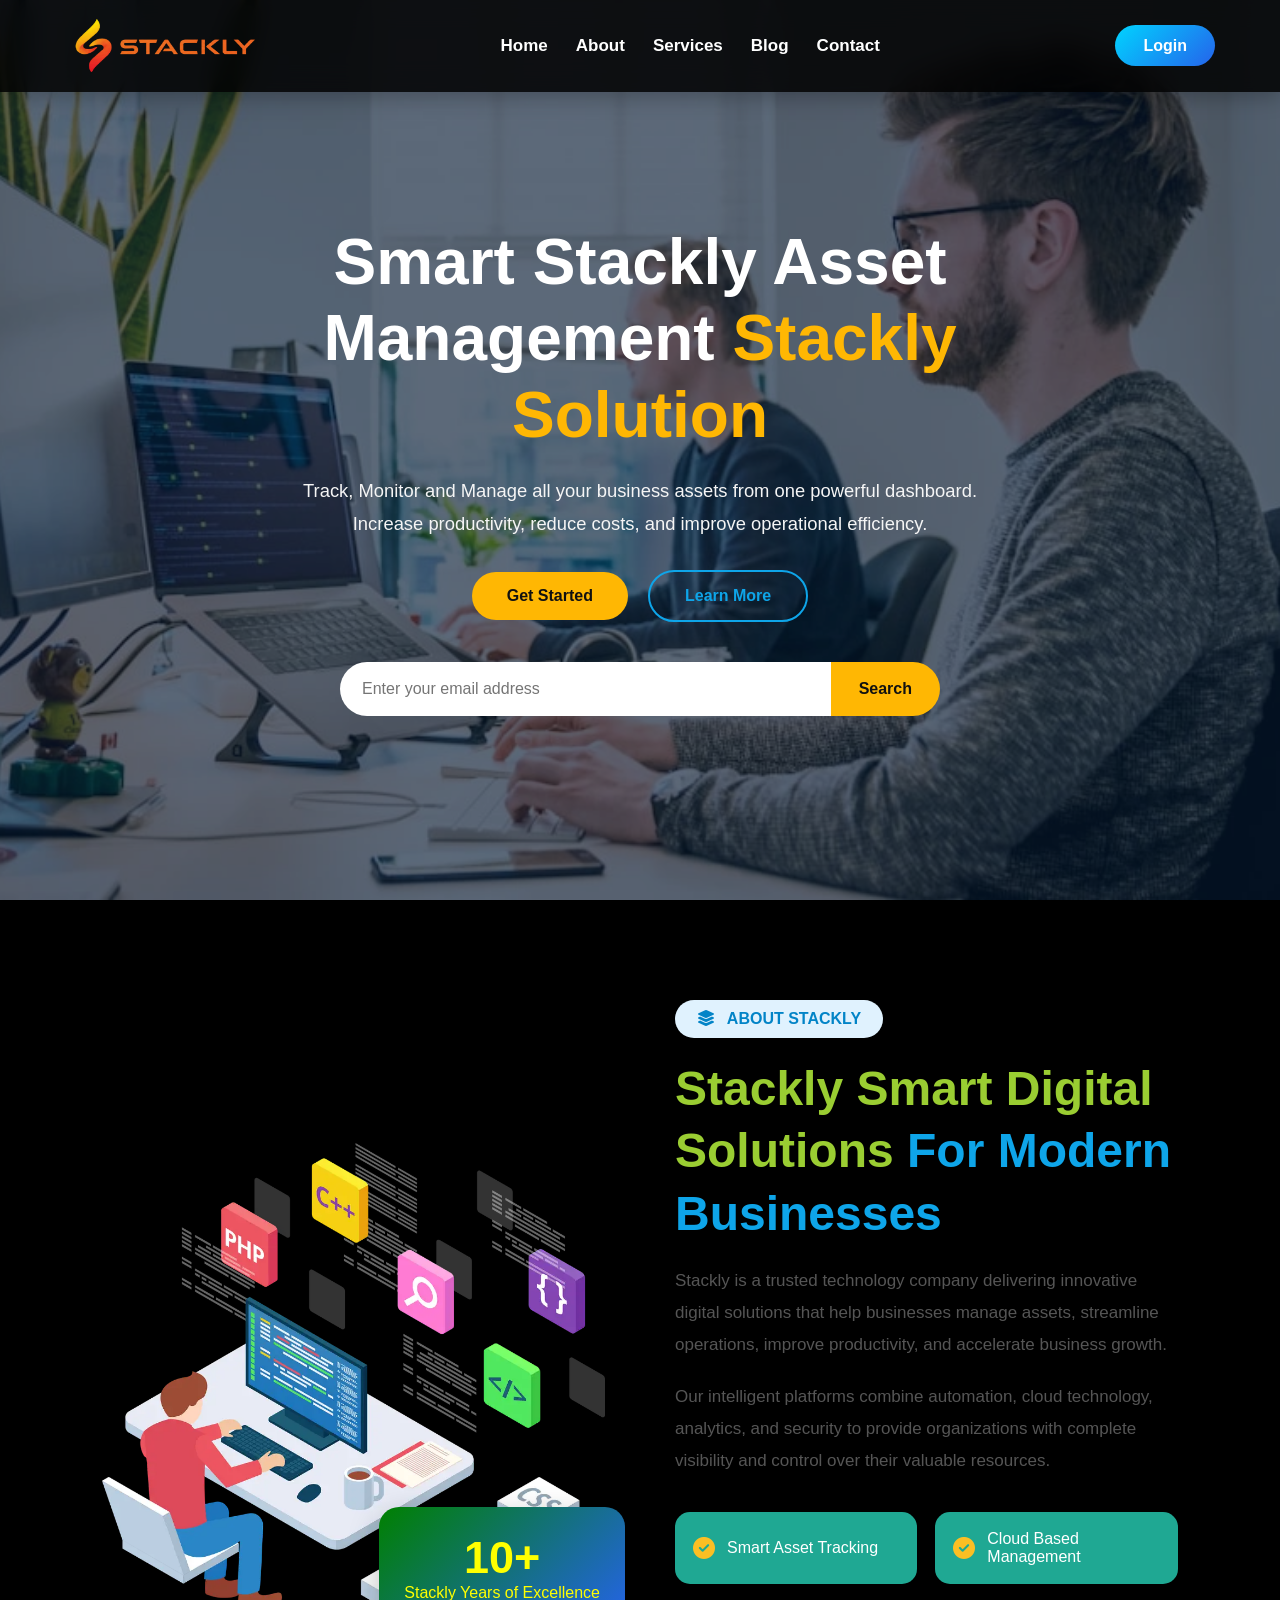
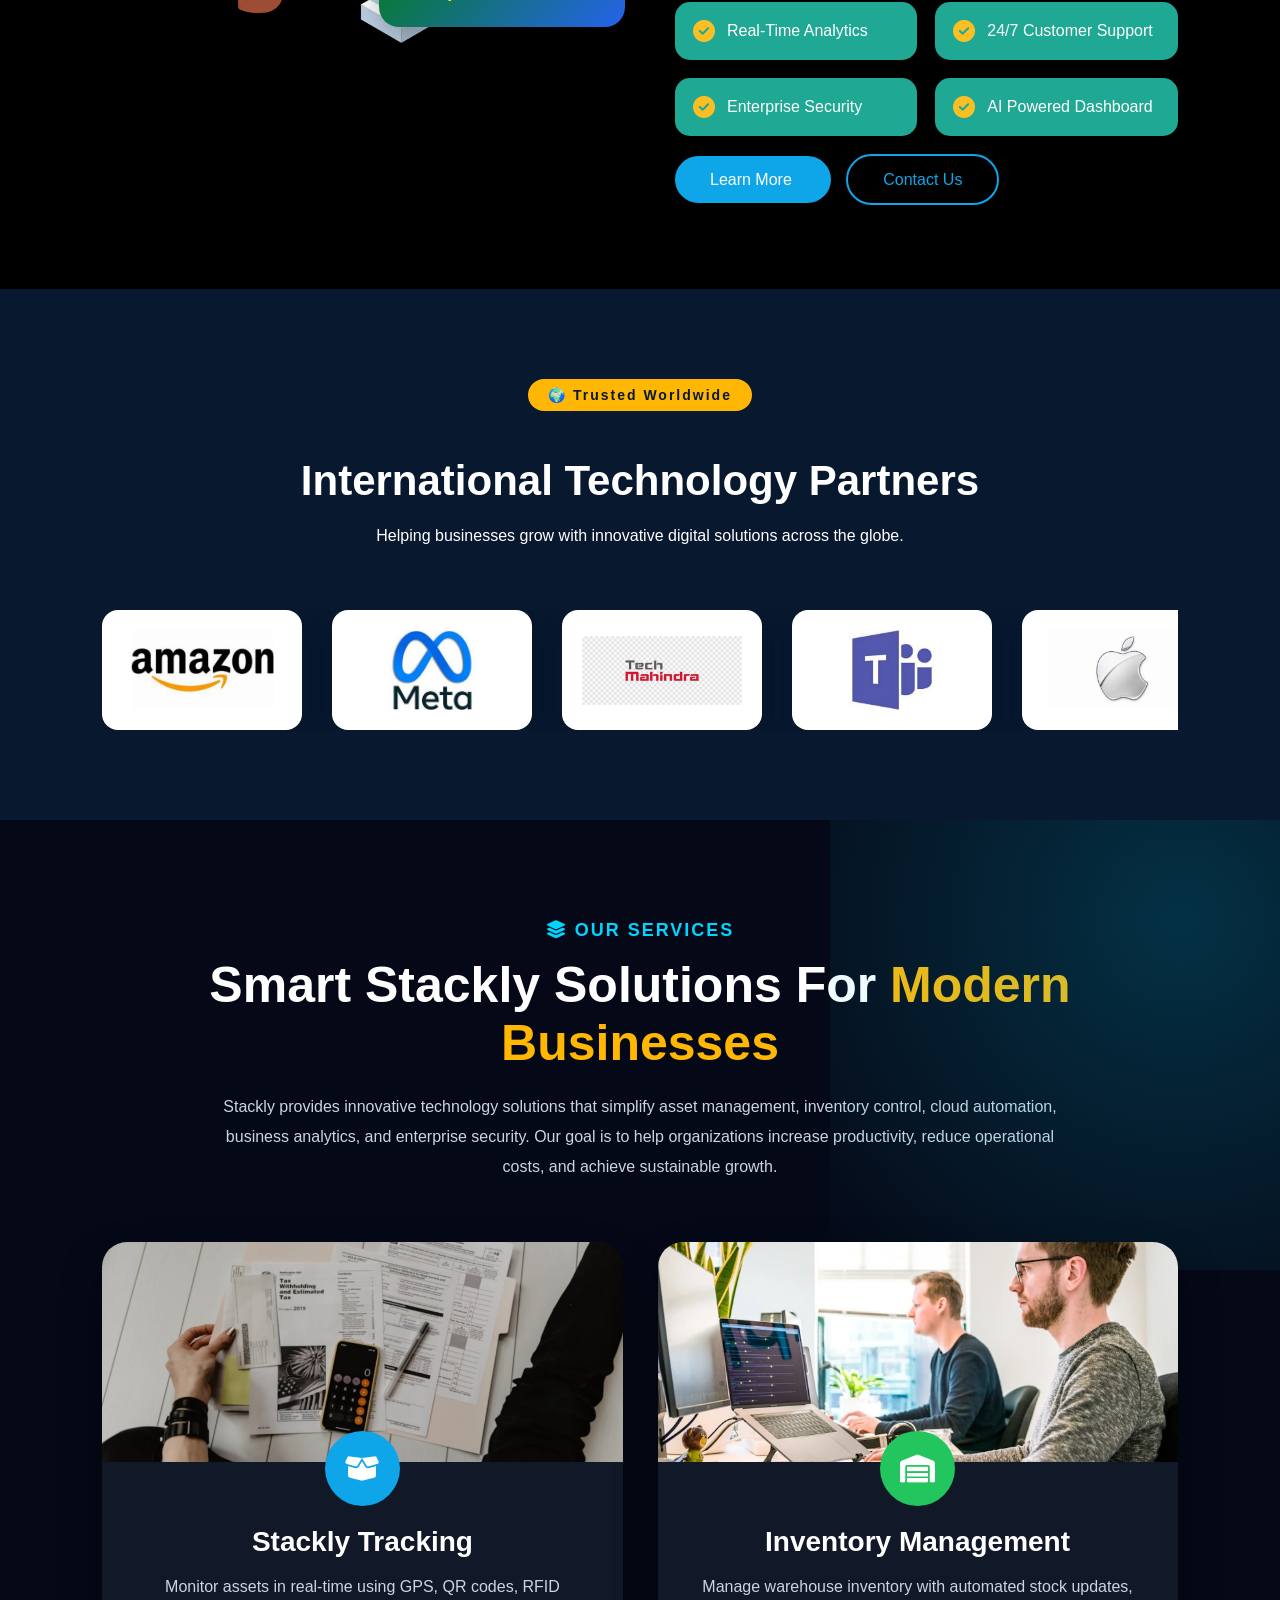
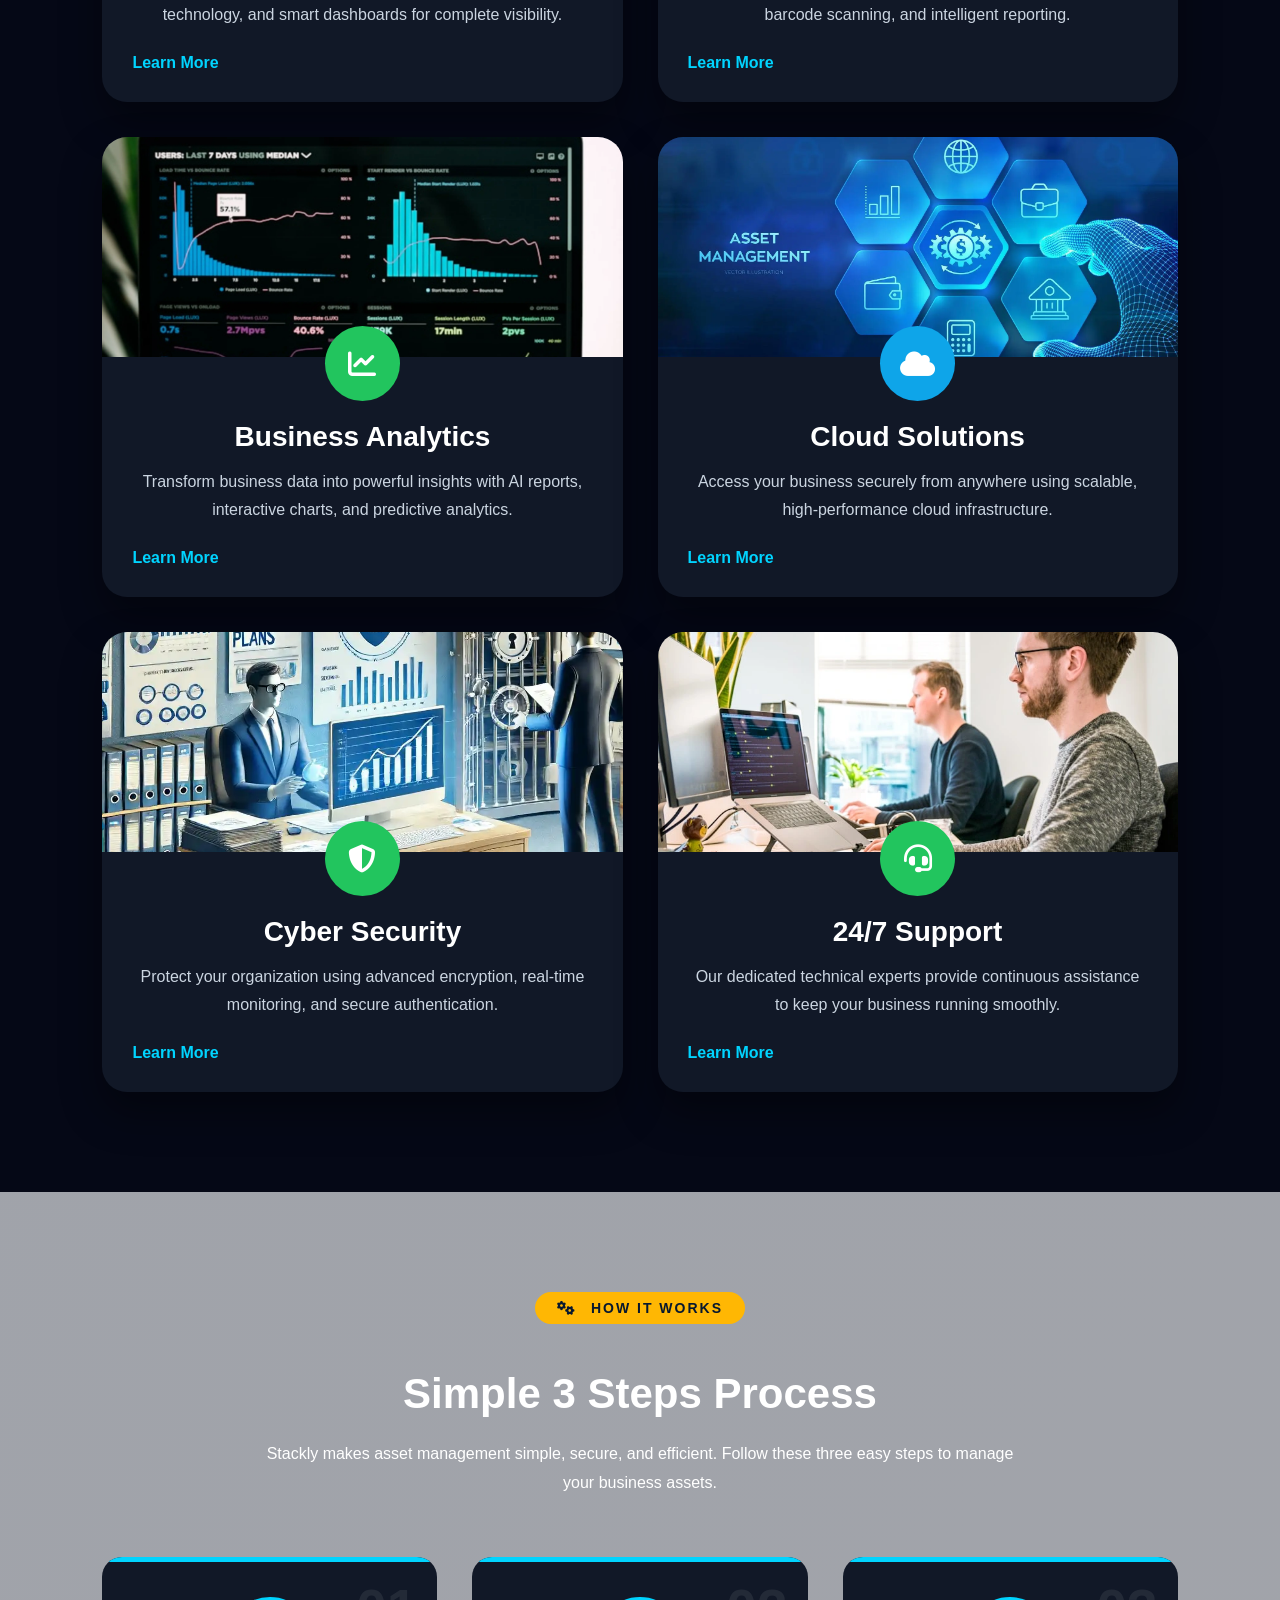
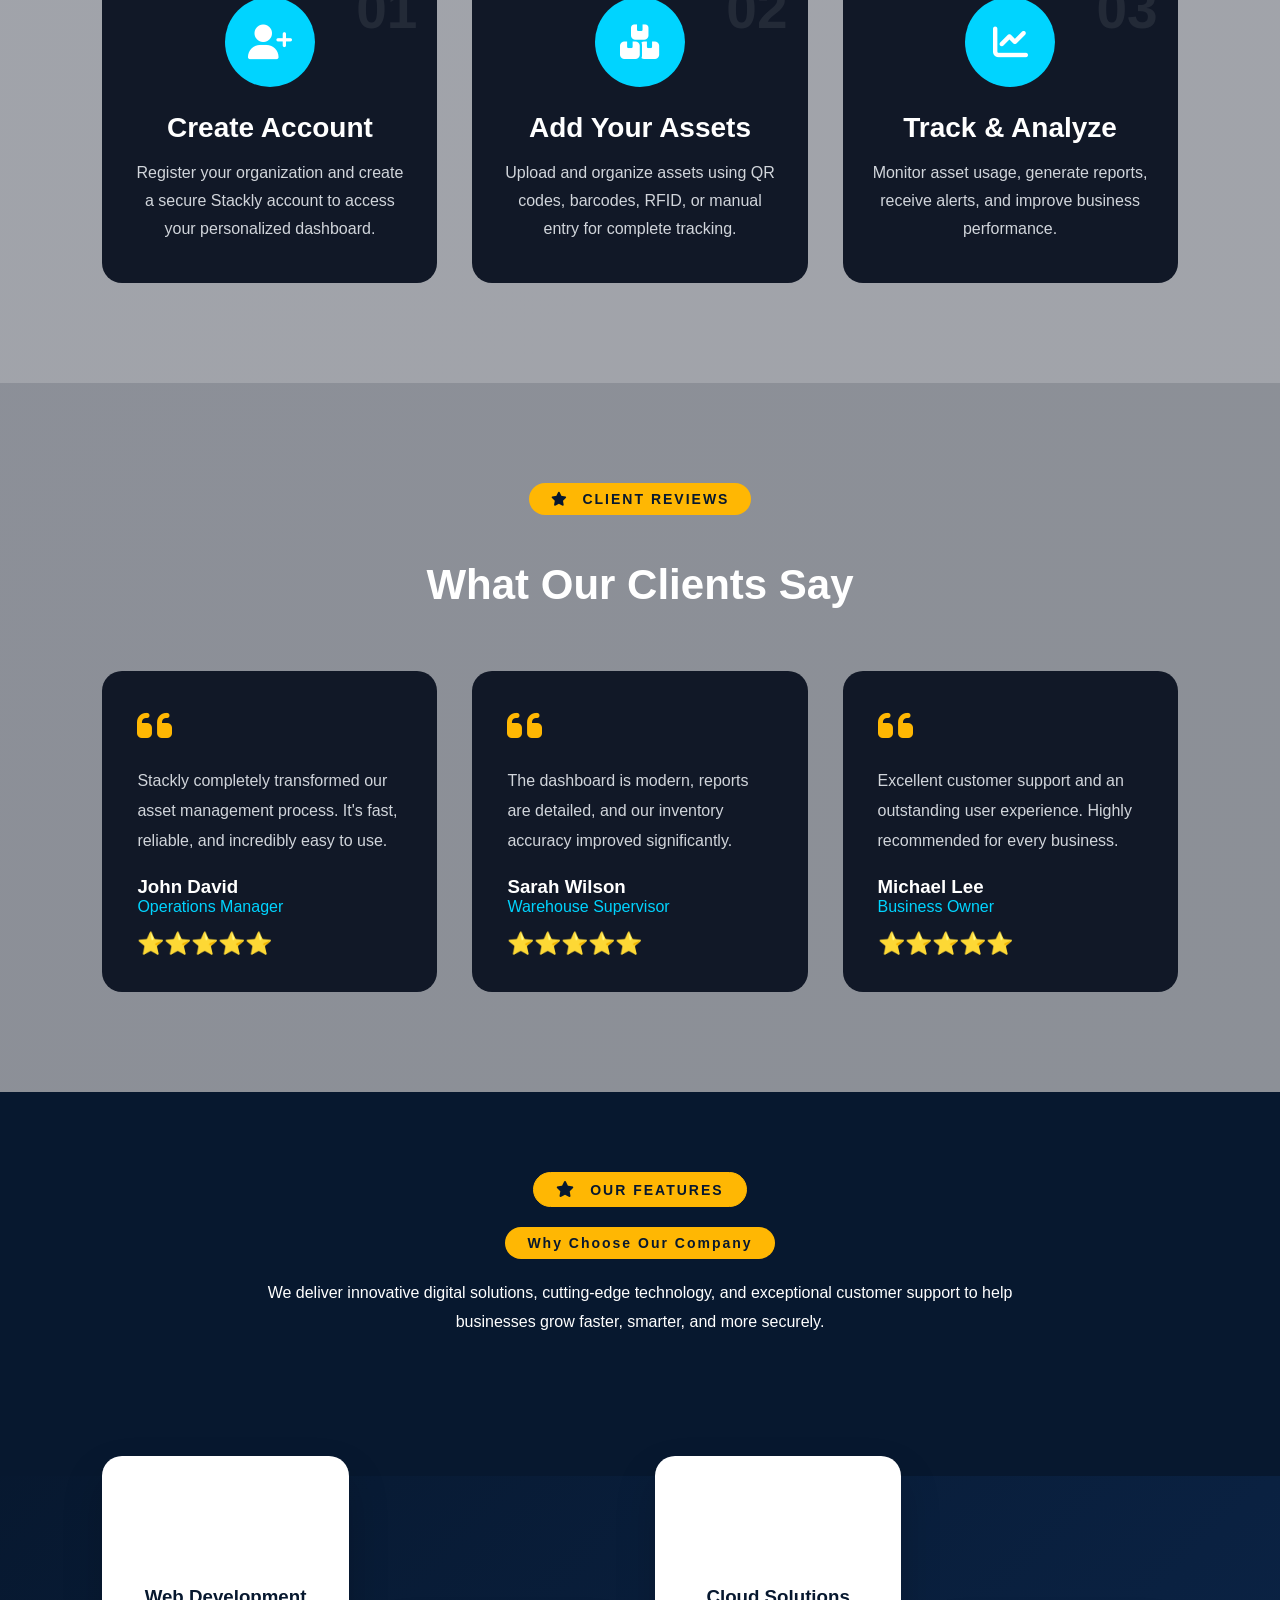
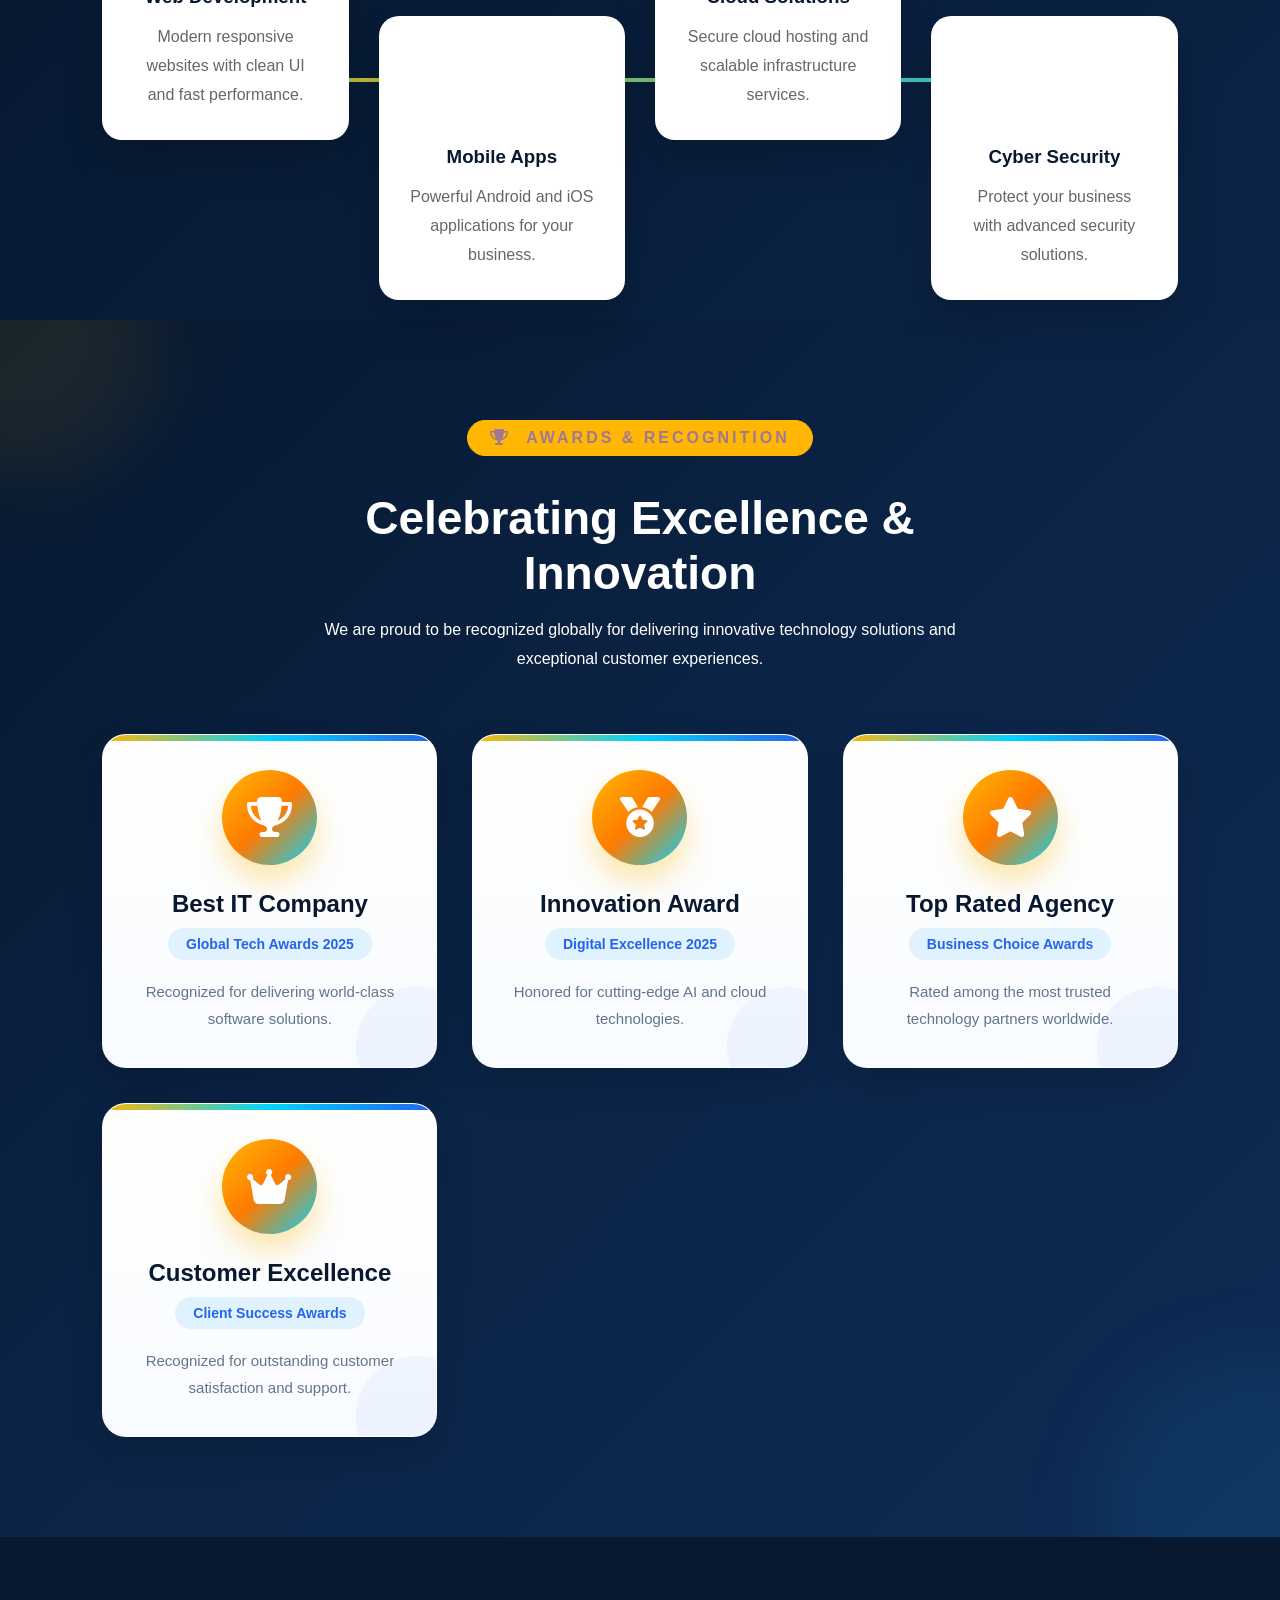
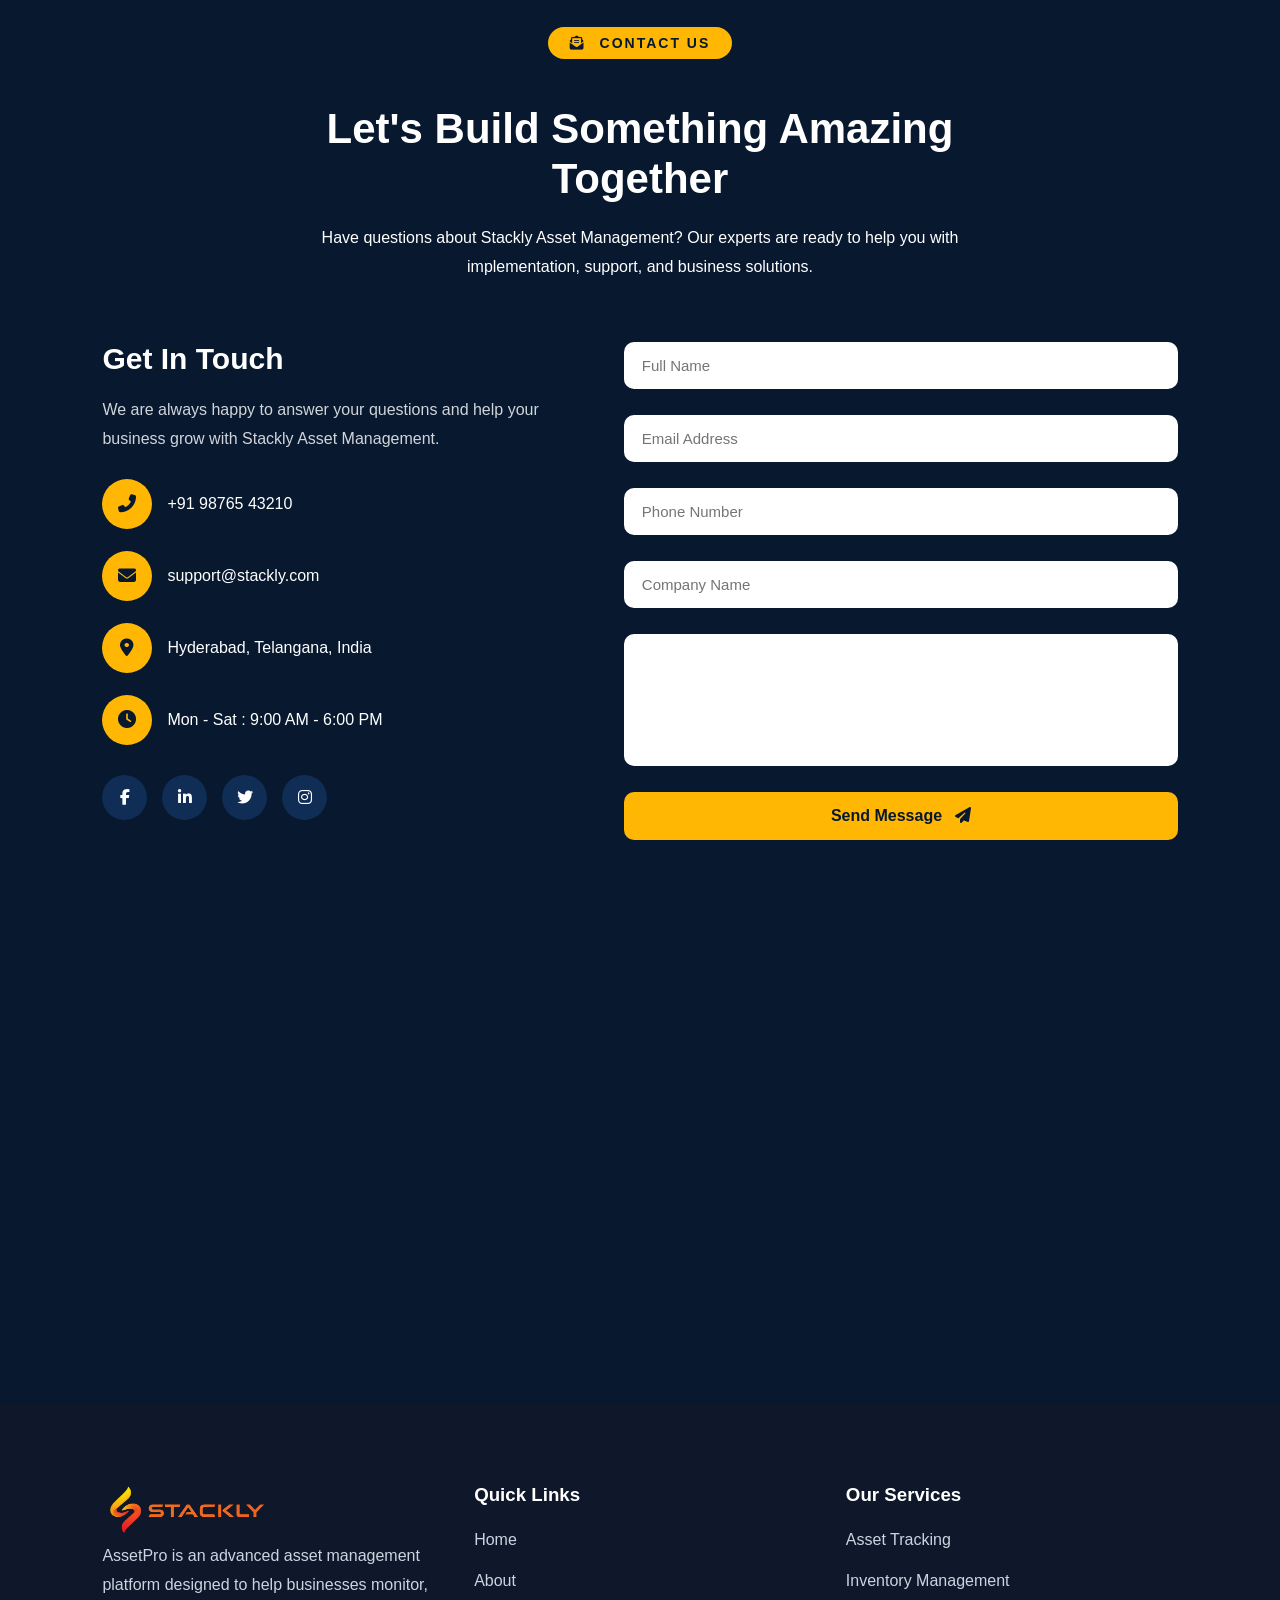
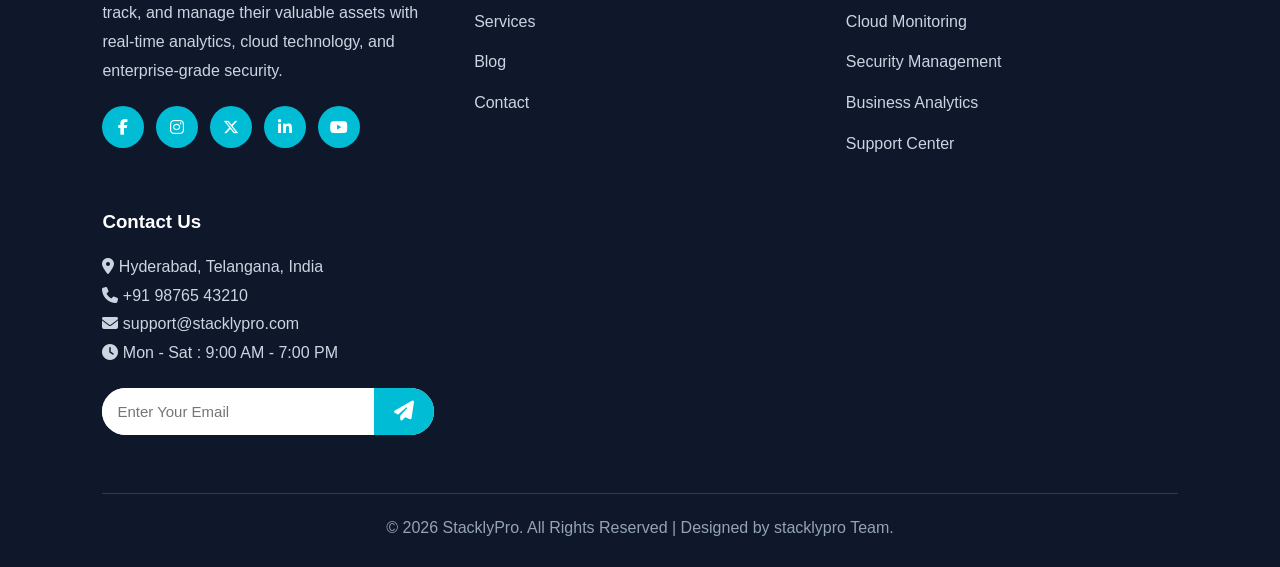
<file: index.html>
<!DOCTYPE html>
<html lang="en">
<head>
<meta charset="UTF-8">
<meta name="viewport" content="width=device-width, initial-scale=1.0">

<title>AssetPro</title>

<link rel="stylesheet" href="style.css">

<link rel="stylesheet"
href="https://cdnjs.cloudflare.com/ajax/libs/font-awesome/6.5.2/css/all.min.css">
</head>
<body>


<header class="site-nav">
    <div class="nav-inner">
<div class="logo">
    <a href="index.html">
        <img src="imresizer-asset.webp" alt="Asset Logo">
       
    </a>
</div>

 <nav>
    <ul id="menu">
        <li><a href="index.html">Home</a></li>
        <li><a href="about.html">About</a></li>
        <li><a href="services.html">Services</a></li>
          <li><a href="Blog.html">Blog</a></li>
        <li><a href="contact.html">Contact</a></li>
        


        <!-- Mobile Login Button -->
        <li class="mobile-login">
            <a href="login.html" class="login-btn-mobile">Login</a>
        </li>
    </ul>
</nav>

<div class="header-buttons">
    <a href="login.html" class="login-btn">Login</a>

    <div class="menu-btn" id="menuBtn">
        <i class="fa-solid fa-bars"></i>
    </div>
</div>
</header>

<section class="hero">

<div class="overlay"></div>

<div class="hero-content">

<h1>
Smart Stackly Asset Management
<span>Stackly Solution</span>
</h1>

<p>

Track, Monitor and Manage all your business assets from one powerful dashboard.
Increase productivity, reduce costs, and improve operational efficiency.

</p>

<div class="hero-buttons">

<a href="about.html" class="btn">Get Started</a>

<a href="404.html" class="btn btn2">Learn More</a>

</div>

<div class="search-container">

 <div class="search-box">

    <input
        type="email"
        id="heroSearch"
        placeholder="Enter your email address"
    >

    <button id="searchBtn">
        Search
    </button>

    <p id="errorMsg" class="error"></p>

</div>
</section>


<!-- ================= ABOUT US ================= -->

<section class="about" id="about">

    <div class="about-container">

        <!-- Left Side Image -->

        <div class="about-image">
            <img src="image-8.webp" alt="Stackly Team">

            <div class="experience-box">
                <h2>10+</h2>
                <p> Stackly Years of Excellence</p>
            </div>
        </div>

        <!-- Right Side Content -->

        <div class="about-content">

            <span class="about-tag">
                <i class="fas fa-layer-group"></i> ABOUT STACKLY
            </span>

            <h2>
                Stackly  Smart Digital Solutions
                <span>For Modern Businesses</span>
            </h2>

            <p>

                Stackly is a trusted technology company delivering innovative
                digital solutions that help businesses manage assets,
                streamline operations, improve productivity, and accelerate
                business growth.

            </p>

            <p>

                Our intelligent platforms combine automation, cloud technology,
                analytics, and security to provide organizations with
                complete visibility and control over their valuable resources.

            </p>

            <div class="about-features">

                <div class="feature">
                    <i class="fas fa-check-circle"></i>
                    <span>Smart Asset Tracking</span>
                </div>

                <div class="feature">
                    <i class="fas fa-check-circle"></i>
                    <span>Cloud Based Management</span>
                </div>

                <div class="feature">
                    <i class="fas fa-check-circle"></i>
                    <span>Real-Time Analytics</span>
                </div>

                <div class="feature">
                    <i class="fas fa-check-circle"></i>
                    <span>24/7 Customer Support</span>
                </div>

                <div class="feature">
                    <i class="fas fa-check-circle"></i>
                    <span>Enterprise Security</span>
                </div>

                <div class="feature">
                    <i class="fas fa-check-circle"></i>
                    <span>AI Powered Dashboard</span>
                </div>

            </div>

            <div class="about-buttons">

                <a href="about.html" class="btn1">
                    Learn More
                </a>

                <a href="contact.html" class="btn2">
                    Contact Us
                </a>

            </div>

        </div>

    </div>

</section>

<!-- =========================
GLOBAL PARTNERS
========================= -->

<section class="partners">

    <div class="section-title">
        <span>🌍 Trusted Worldwide</span>
        <h2>International Technology Partners</h2>
        <p>Helping businesses grow with innovative digital solutions across the globe.</p>
    </div>

    <div class="logo-slider">

        <div class="logo-track">

            <div class="logo-box">
                <img src="image-10.webp" alt="">
            </div>

            <div class="logo-box">
                <img src="image-11.webp" alt="">
            </div>

            <div class="logo-box">
                <img src="image-12.webp" alt="">
            </div>

            <div class="logo-box">
                <img src="image-9.webp" alt="">
            </div>

            <div class="logo-box">
                <img src="image-13.webp" alt="">
            </div>

            <!-- Duplicate for Infinite Scroll -->

           <div class="logo-box">
                <img src="image-10.webp" alt="">
            </div>

            <div class="logo-box">
                <img src="image-11.webp" alt="">
            </div>

            <div class="logo-box">
                <img src="image-12.webp" alt="">
            </div>

            <div class="logo-box">
                <img src="image-9.webp" alt="">
            </div>

            <div class="logo-box">
                <img src="image-13.webp" alt="">
            </div>

        </div>

    </div>

</section>

<section class="services" id="services">

<div class="service-bg"></div>

<h4 class="service-subtitle">
    <i class="fas fa-layer-group"></i>
    OUR SERVICES
</h4>

<h2 class="service-title">
    Smart Stackly Solutions For
    <span>Modern Businesses</span>
</h2>

<p class="service-text">

Stackly provides innovative technology solutions that simplify asset
management, inventory control, cloud automation, business analytics,
and enterprise security. Our goal is to help organizations increase
productivity, reduce operational costs, and achieve sustainable growth.

</p>

<div class="service-container">

<div class="service-card card1">

<img src="image-1.webp">

<div class="service-icon">
<i class="fas fa-box-open"></i>
</div>

<h3>Stackly Tracking</h3>

<p>

Monitor assets in real-time using GPS, QR codes, RFID technology,
and smart dashboards for complete visibility.

</p>

<a href="404.html">Learn More </a>

</div>

<div class="service-card card2">

<img src="image-2.webp">

<div class="service-icon">
<i class="fas fa-warehouse"></i>
</div>

<h3>Inventory Management</h3>

<p>

Manage warehouse inventory with automated stock updates,
barcode scanning, and intelligent reporting.

</p>

<a href="404.html">Learn More </a>

</div>

<div class="service-card card3">

<img src="image-7.webp">

<div class="service-icon">
<i class="fas fa-chart-line"></i>
</div>

<h3>Business Analytics</h3>

<p>

Transform business data into powerful insights with AI reports,
interactive charts, and predictive analytics.

</p>
<a href="404.html">Learn More </a>

</div>

<div class="service-card card4">

<img src="imresizer-asset1.webp">

<div class="service-icon">
<i class="fas fa-cloud"></i>
</div>

<h3>Cloud Solutions</h3>

<p>

Access your business securely from anywhere using scalable,
high-performance cloud infrastructure.

</p>

<a href="404.html">Learn More </a>

</div>

<div class="service-card card5">

<img src="image-4.webp">

<div class="service-icon">
<i class="fas fa-shield-alt"></i>
</div>

<h3>Cyber Security</h3>

<p>

Protect your organization using advanced encryption,
real-time monitoring, and secure authentication.

</p>

<a href="404.html">Learn More </a>

</div>

<div class="service-card card6">
 
<img src="image-2.webp">

<div class="service-icon">
<i class="fas fa-headset"></i>
</div>

<h3>24/7 Support</h3>

<p>

Our dedicated technical experts provide continuous assistance
to keep your business running smoothly.

</p>

<a href="404.html">Learn More </a>

</div>

</div>

</section>
<!--================ HOW IT WORKS =================-->

<section class="steps" id="steps">

    <div class="section-title">

        <span><i class="fas fa-cogs"></i> HOW IT WORKS</span>

        <h2>Simple 3 Steps Process</h2>

        <p>
            Stackly makes asset management simple, secure, and efficient.
            Follow these three easy steps to manage your business assets.
        </p>

    </div>

    <div class="steps-container">

        <div class="step-card">

            <div class="step-number">01</div>

            <div class="step-icon">
                <i class="fas fa-user-plus"></i>
            </div>

            <h3>Create Account</h3>

            <p>
                Register your organization and create a secure Stackly account
                to access your personalized dashboard.
            </p>

        </div>

        <div class="step-card">

            <div class="step-number">02</div>

            <div class="step-icon">
                <i class="fas fa-boxes"></i>
            </div>

            <h3>Add Your Assets</h3>

            <p>
                Upload and organize assets using QR codes, barcodes, RFID,
                or manual entry for complete tracking.
            </p>

        </div>

        <div class="step-card">

            <div class="step-number">03</div>

            <div class="step-icon">
                <i class="fas fa-chart-line"></i>
            </div>

            <h3>Track & Analyze</h3>

            <p>
                Monitor asset usage, generate reports, receive alerts,
                and improve business performance.
            </p>

        </div>

    </div>

</section>


<!--================ REVIEWS =================-->

<section class="reviews">

    <div class="section-title">

        <span><i class="fas fa-star"></i> CLIENT REVIEWS</span>

        <h2>What Our Clients Say</h2>

    </div>

    <div class="review-container">

        <div class="review-card">

            <i class="fas fa-quote-left quote"></i>

            <p>
                Stackly completely transformed our asset management process.
                It's fast, reliable, and incredibly easy to use.
            </p>

            <h3>John David</h3>

            <span>Operations Manager</span>

            <div class="stars">
                ⭐⭐⭐⭐⭐
            </div>

        </div>

        <div class="review-card">

            <i class="fas fa-quote-left quote"></i>

            <p>
                The dashboard is modern, reports are detailed,
                and our inventory accuracy improved significantly.
            </p>

            <h3>Sarah Wilson</h3>

            <span>Warehouse Supervisor</span>

            <div class="stars">
                ⭐⭐⭐⭐⭐
            </div>

        </div>

        <div class="review-card">

            <i class="fas fa-quote-left quote"></i>

            <p>
                Excellent customer support and an outstanding user experience.
                Highly recommended for every business.
            </p>

            <h3>Michael Lee</h3>

            <span>Business Owner</span>

            <div class="stars">
                ⭐⭐⭐⭐⭐
            </div>

        </div>

    </div>

</section>

<!-- =========================
FEATURES
========================= -->
<!-- FEATURES HEADING -->
<section class="features">

    <div class="section-title">

        <span class="section-badge">
            <i class="fa-solid fa-star"></i>
            OUR FEATURES
        </span>

        <h3>
            <span>Why Choose Our Company</span>
        </h3>

        <p>
            We deliver innovative digital solutions, cutting-edge technology,
            and exceptional customer support to help businesses grow faster,
            smarter, and more securely.
        </p>

    </div>

</section>

<!-- FEATURE CARDS -->
<section class="feature-section">

    <div class="feature-line">

        <div class="feature-card top">
            <div class="icon">
                <i class="fa-solid fa-code"></i>
            </div>

            <h3>Web Development</h3>

            <p>
                Modern responsive websites with clean UI and fast performance.
            </p>
        </div>

        <div class="feature-card bottom">
            <div class="icon">
                <i class="fa-solid fa-mobile-screen-button"></i>
            </div>

            <h3>Mobile Apps</h3>

            <p>
                Powerful Android and iOS applications for your business.
            </p>
        </div>

        <div class="feature-card top">
            <div class="icon">
                <i class="fa-solid fa-cloud"></i>
            </div>

            <h3>Cloud Solutions</h3>

            <p>
                Secure cloud hosting and scalable infrastructure services.
            </p>
        </div>

        <div class="feature-card bottom">
            <div class="icon">
                <i class="fa-solid fa-shield-halved"></i>
            </div>

            <h3>Cyber Security</h3>

            <p>
                Protect your business with advanced security solutions.
            </p>
        </div>

    </div>

</section>
<!-- =========================
AWARDS & RECOGNITION
========================= -->

<section class="awards">

    <div class="section-title">

        <span class="section-badge">
            <i class="fa-solid fa-trophy"></i>
            Awards & Recognition
        </span>

        <h2>Celebrating Excellence & Innovation</h2>

        <p>
            We are proud to be recognized globally for delivering innovative
            technology solutions and exceptional customer experiences.
        </p>

    </div>

    <div class="awards-grid">

        <div class="award-card">
            <div class="award-icon">
                <i class="fa-solid fa-trophy"></i>
            </div>
            <h3>Best IT Company</h3>
            <span>Global Tech Awards 2025</span>
            <p>Recognized for delivering world-class software solutions.</p>
        </div>

        <div class="award-card">
            <div class="award-icon">
                <i class="fa-solid fa-medal"></i>
            </div>
            <h3>Innovation Award</h3>
            <span>Digital Excellence 2025</span>
            <p>Honored for cutting-edge AI and cloud technologies.</p>
        </div>

        <div class="award-card">
            <div class="award-icon">
                <i class="fa-solid fa-star"></i>
            </div>
            <h3>Top Rated Agency</h3>
            <span>Business Choice Awards</span>
            <p>Rated among the most trusted technology partners worldwide.</p>
        </div>

        <div class="award-card">
            <div class="award-icon">
                <i class="fa-solid fa-crown"></i>
            </div>
            <h3>Customer Excellence</h3>
            <span>Client Success Awards</span>
            <p>Recognized for outstanding customer satisfaction and support.</p>
        </div>

    </div>

</section>


<!--================= CONTACT =================-->
<section class="contact" id="contact">

    <div class="section-title">

        <span>
            <i class="fas fa-envelope-open-text"></i>
            CONTACT US
        </span>

        <h2>Let's Build Something Amazing Together</h2>

        <p>
            Have questions about Stackly Asset Management? Our experts are
            ready to help you with implementation, support, and business
            solutions.
        </p>

    </div>

    <div class="contact-container">

        <!-- Contact Details -->

        <div class="contact-info">

            <h3>Get In Touch</h3>

            <p>
                We are always happy to answer your questions and help your
                business grow with Stackly Asset Management.
            </p>

            <ul class="contact-list">

                <li>
                    <i class="fas fa-phone-alt"></i>
                    <span>+91 98765 43210</span>
                </li>

                <li>
                    <i class="fas fa-envelope"></i>
                    <span>support@stackly.com</span>
                </li>

                <li>
                    <i class="fas fa-map-marker-alt"></i>
                    <span>Hyderabad, Telangana, India</span>
                </li>

                <li>
                    <i class="fas fa-clock"></i>
                    <span>Mon - Sat : 9:00 AM - 6:00 PM</span>
                </li>

            </ul>

            <div class="social-links">

                <a href="404.html">
                    <i class="fab fa-facebook-f"></i>
                </a>

                <a href="404.html">
                    <i class="fab fa-linkedin-in"></i>
                </a>

                <a href="404.html">
                    <i class="fab fa-twitter"></i>
                </a>

                <a href="404.html">
                    <i class="fab fa-instagram"></i>
                </a>

            </div>

        </div>

        <!-- Contact Form -->

        <div class="contact-form">

            <form id="contactForm">

                <input type="text" id="name" placeholder="Full Name">
                <small id="nameError"></small>

                <input type="email" id="email" placeholder="Email Address">
                <small id="emailError"></small>

                <input type="tel" id="phone" placeholder="Phone Number">
                <small id="phoneError"></small>

                <input type="text" id="company" placeholder="Company Name">
                <small id="companyError"></small>

                <textarea
                    id="message"
                    rows="6"
                    placeholder="Tell us about your project">
                </textarea>

                <small id="messageError"></small>

                <button type="submit" class="send-btn">
                    Send Message
                    <i class="fa-solid fa-paper-plane"></i>
                </button>

            </form>

        </div>

    </div>

    <!-- Google Map -->

    <div class="map">

        <iframe
            src="https://www.google.com/maps?q=Hyderabad&output=embed"
            loading="lazy"
            allowfullscreen>
        </iframe>

    </div>

</section>
<!-- FOOTER -->

<!--================ FOOTER =================-->
<!-- FOOTER -->

<footer class="footer">

    <div class="footer-container">

        <!-- Company -->
        <div class="footer-box">

            <h2 class="footer-logo">
                <a href="index.html">
                    <img src="imresizer-asset.webp" alt="AssetPro Logo" class="footer-logo-img">
                </a>
            </h2>

            <p>
                AssetPro is an advanced asset management platform designed
                to help businesses monitor, track, and manage their valuable
                assets with real-time analytics, cloud technology, and
                enterprise-grade security.
            </p>

            <div class="footer-social">

                <a href="404.html"><i class="fab fa-facebook-f"></i></a>
                <a href="404.html"><i class="fab fa-instagram"></i></a>
                <a href="404.html"><i class="fab fa-x-twitter"></i></a>
                <a href="404.html"><i class="fab fa-linkedin-in"></i></a>
                <a href="404.html"><i class="fab fa-youtube"></i></a>

            </div>

        </div>

        <!-- Quick Links -->

        <div class="footer-box">

            <h3>Quick Links</h3>

            <ul>

                <li><a href="index.html">Home</a></li>
                <li><a href="about.html">About</a></li>
                <li><a href="services.html">Services</a></li>
                <li><a href="Blog.html">Blog</a></li>
                <li><a href="contact.html">Contact</a></li>

            </ul>

        </div>

        <!-- Services -->

        <div class="footer-box">

            <h3>Our Services</h3>

            <ul>

                <li><a href="services.html">Asset Tracking</a></li>
                <li><a href="services.html">Inventory Management</a></li>
                <li><a href="services.html">Cloud Monitoring</a></li>
                <li><a href="services.html">Security Management</a></li>
                <li><a href="services.html">Business Analytics</a></li>
                <li><a href="services.html">Support Center</a></li>

            </ul>

        </div>

        <!-- Contact -->

        <div class="footer-box">

            <h3>Contact Us</h3>

            <p><i class="fas fa-location-dot"></i> Hyderabad, Telangana, India</p>

            <p><i class="fas fa-phone"></i> +91 98765 43210</p>

            <p><i class="fas fa-envelope"></i> support@stacklypro.com</p>

            <p><i class="fas fa-clock"></i> Mon - Sat : 9:00 AM - 7:00 PM</p>

            <!-- Newsletter -->

            <div class="newsletter">

                <div class="newsletter-box">

                    <input
                        type="email"
                        id="newsletterEmail"
                        placeholder="Enter Your Email">
<button type="button" id="newsletterBtn">
    <i class="fas fa-paper-plane"></i>
</button>

                </div>

                <small id="newsletterError" class="error"></small>

            </div>

        </div>

    </div>

    <!-- Footer Bottom -->

    <div class="footer-bottom">

        <p>
            © 2026 StacklyPro. All Rights Reserved |
            Designed by stacklypro Team.
        </p>

    </div>

</footer>

<script src="script.js"></script>

</body>

</html>
</file>
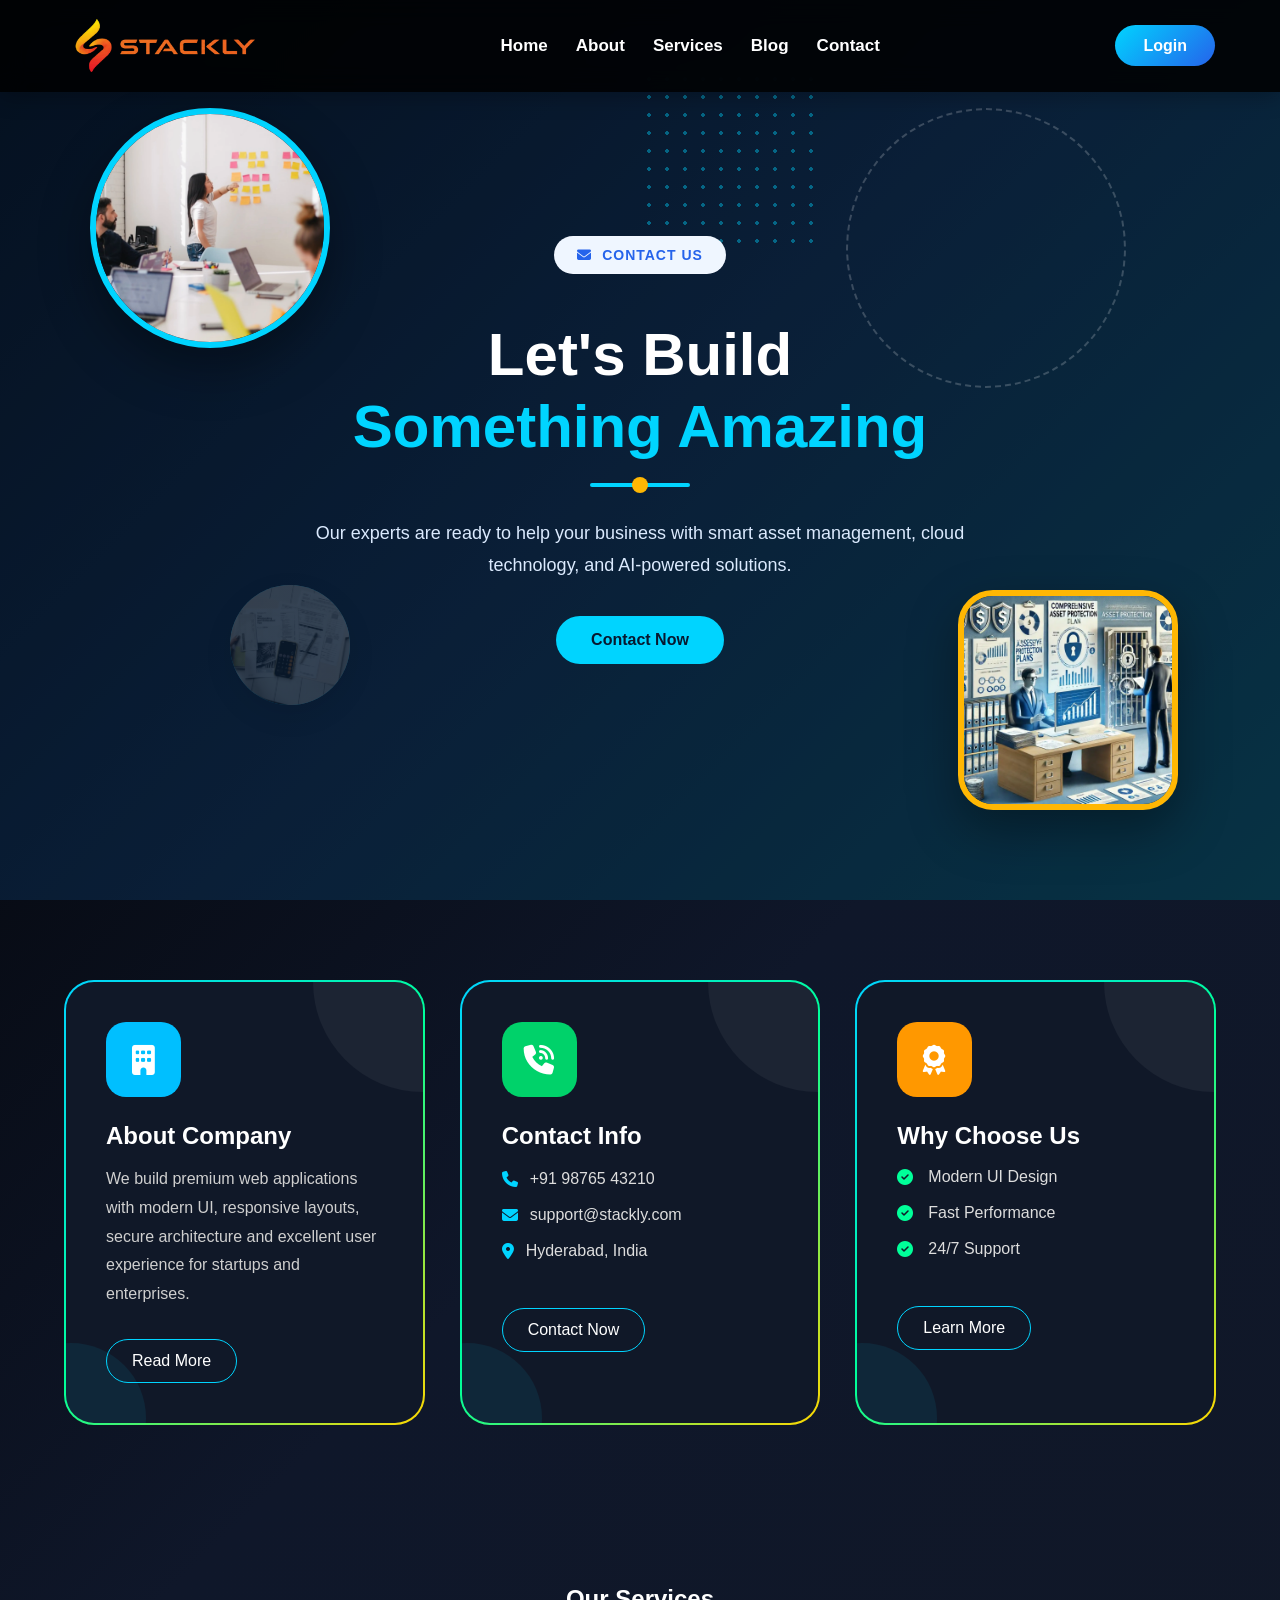
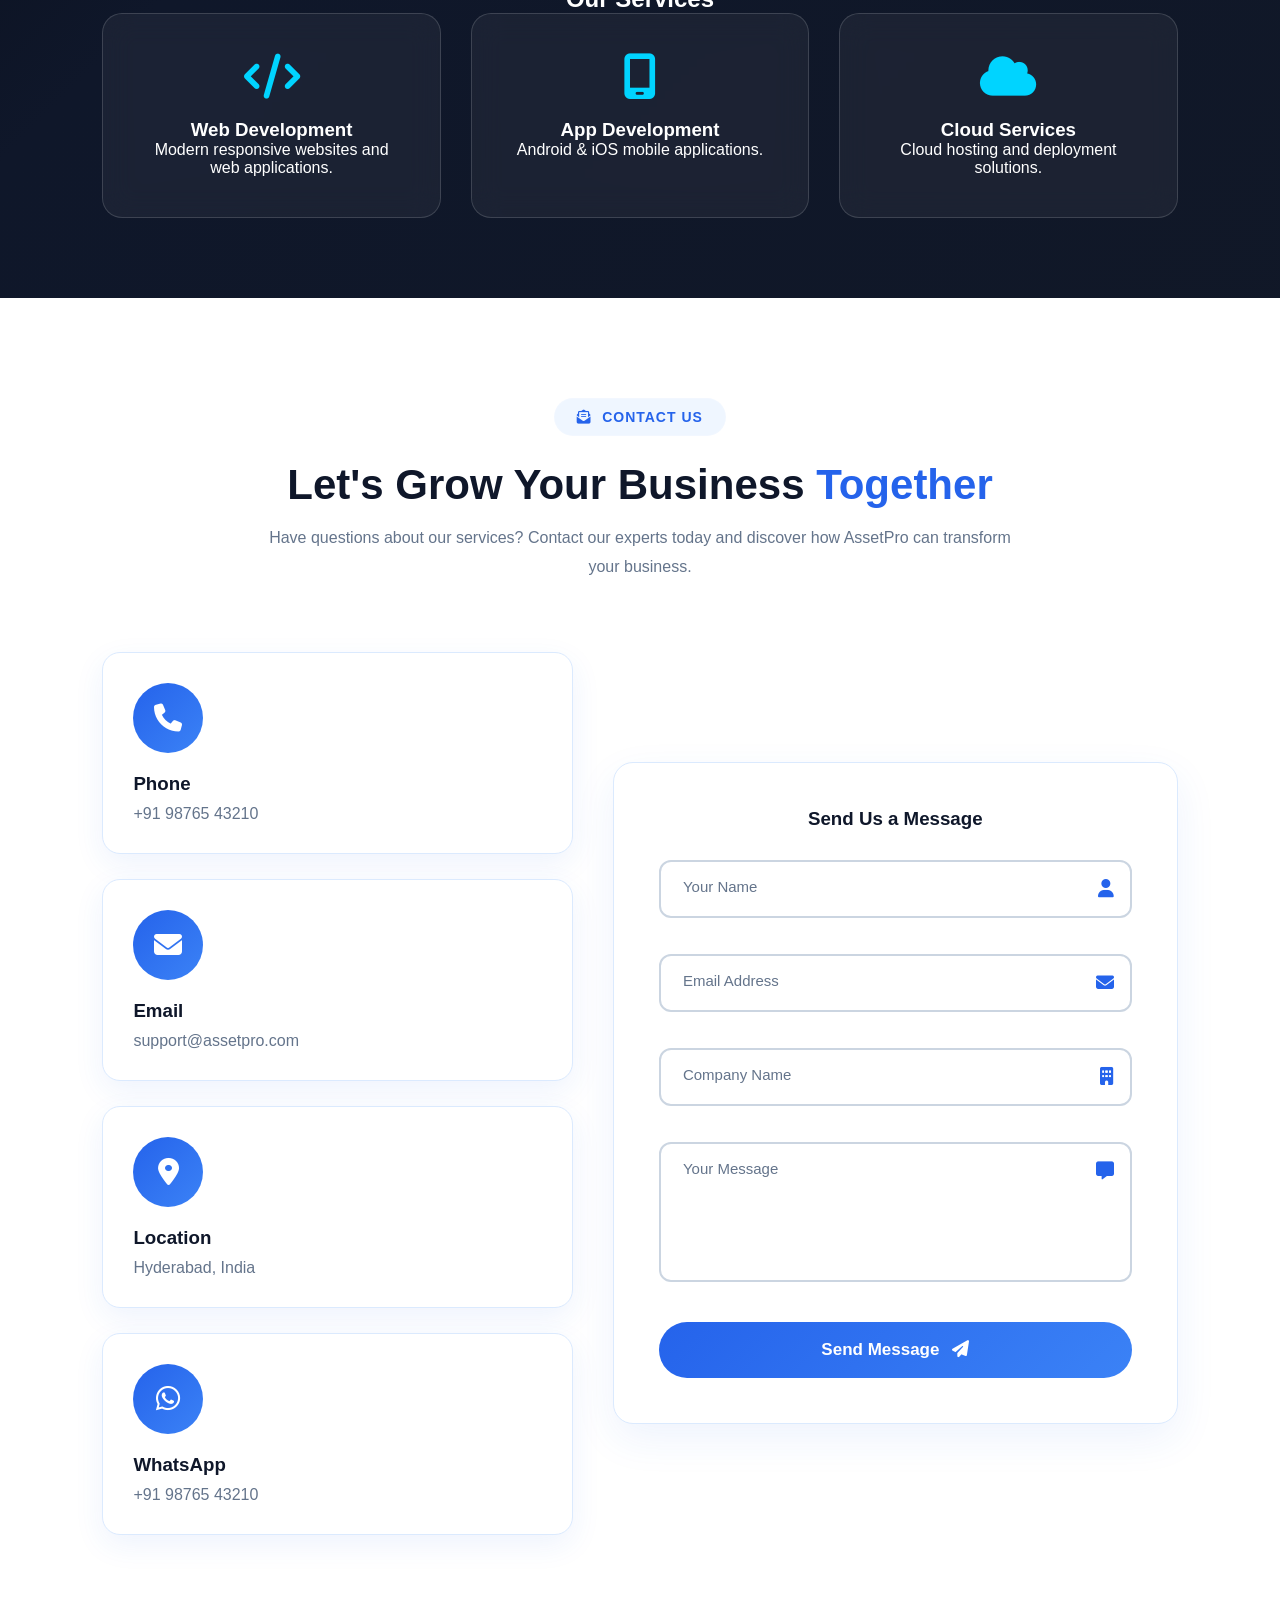
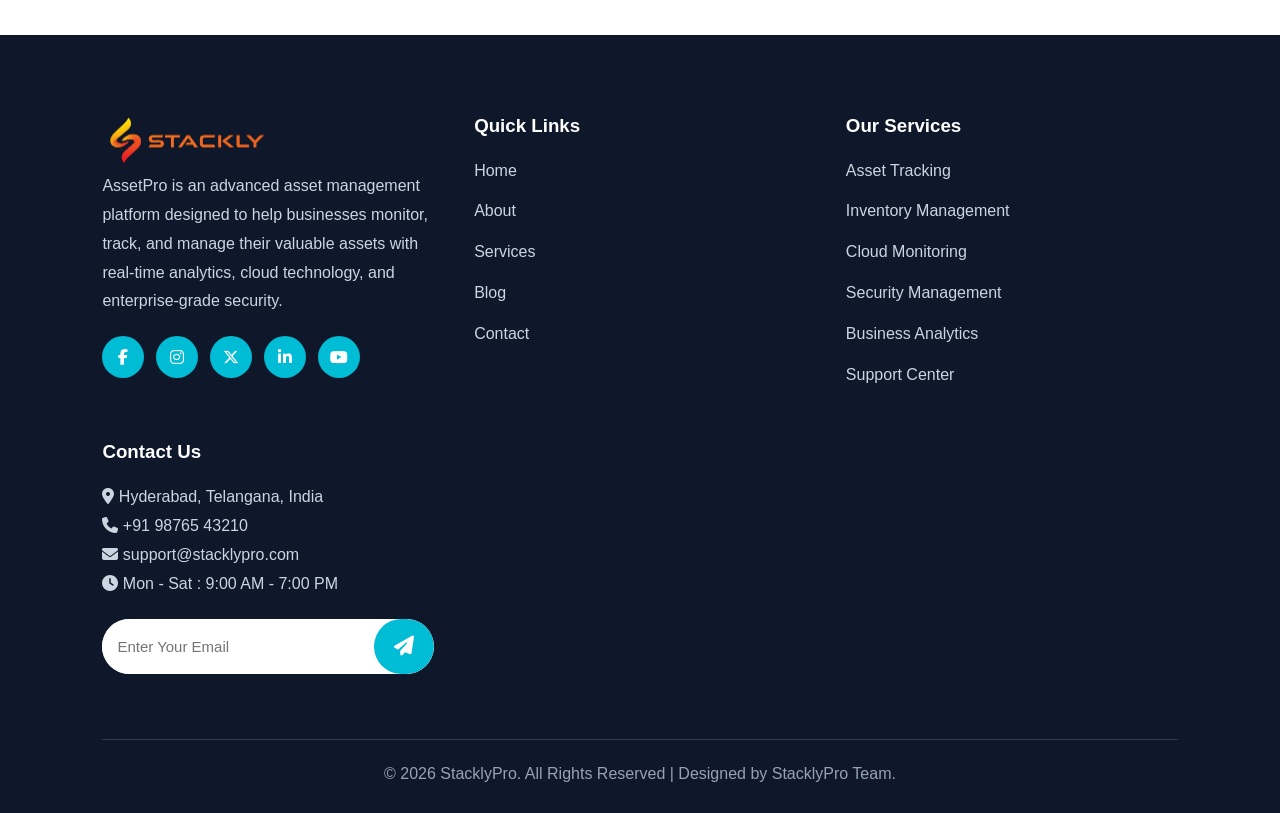
<file: contact.html>
<!DOCTYPE html>
<html lang="en">
<head>
<meta charset="UTF-8">
<meta name="viewport" content="width=device-width, initial-scale=1.0">

<title>AssetPro</title>

<link rel="stylesheet" href="contact.css">

<link rel="stylesheet"
href="https://cdnjs.cloudflare.com/ajax/libs/font-awesome/6.5.2/css/all.min.css">
</head>
<body>


<header class="site-nav">
    <div class="nav-inner">
<div class="logo">
    <a href="index.html">
        <img src="imresizer-asset.webp" alt="Asset Logo">
       
    </a>
</div>

 <nav>
    <ul id="menu">
           <li><a href="index.html">Home</a></li>
        <li><a href="about.html">About</a></li>
        <li><a href="services.html">Services</a></li>
          <li><a href="Blog.html">Blog</a></li>
        <li><a href="contact.html">Contact</a></li>
        

        <!-- Mobile Login Button -->
        <li class="mobile-login">
            <a href="login.html" class="login-btn-mobile">Login</a>
        </li>
    </ul>
</nav>

<div class="header-buttons">
    <a href="login.html" class="login-btn">Login</a>

    <div class="menu-btn" id="menuBtn">
        <i class="fa-solid fa-bars"></i>
    </div>
</div>
</header>



<!-- =========================
        CONTACT HERO
========================= -->

<section class="contact-hero" id="contact">

    <div class="hero-overlay"></div>

    <!-- Circle Image -->

    <div class="shape shape-circle">
        <img src="image-3.webp" alt="Contact">
    </div>

    <!-- Rounded Square Image -->

    <div class="shape shape-square">
        <img src="image-4.webp" alt="Office">
    </div>

<!-- Small Circle Image -->

<div class="small-circle">
    <img src="image-1.webp" alt="Contact">
</div>
    <!-- Ring -->

    <div class="ring"></div>

    <!-- Dots -->

    <div class="dots"></div>

    <div class="contact-content">

        <span class="contact-badge">
            <i class="fa-solid fa-envelope"></i>
            CONTACT US
        </span>

        <h2>
            Let's Build
            <span>Something Amazing</span>
        </h2>

        <div class="title-line"></div>

        <p>
            Our experts are ready to help your business with smart asset
            management, cloud technology, and AI-powered solutions.
        </p>

        <a href="404.html" class="contact-btn">
            Contact Now
            <!-- <i class="fa-solid fa-arrow-right"></i> -->
        </a>

    </div>

</section>

<section class="info-section">

    <!-- About -->
    <div class="info-card">
        <div class="card-icon blue">
            <i class="fa-solid fa-building"></i>
        </div>

        <h2>About Company</h2>

        <p>
            We build premium web applications with modern UI,
            responsive layouts, secure architecture and excellent
            user experience for startups and enterprises.
        </p>

        <a href="404.html">Read More</a>
    </div>

    <!-- Contact -->
    <div class="info-card">
        <div class="card-icon green">
            <i class="fa-solid fa-phone-volume"></i>
        </div>

        <h2>Contact Info</h2>

        <ul>
            <li><i class="fa-solid fa-phone"></i> +91 98765 43210</li>
            <li><i class="fa-solid fa-envelope"></i> support@stackly.com</li>
            <li><i class="fa-solid fa-location-dot"></i> Hyderabad, India</li>
        </ul>

        <a href="404.html">Contact Now</a>
    </div>

    <!-- Why Choose -->
    <div class="info-card">
        <div class="card-icon orange">
            <i class="fa-solid fa-award"></i>
        </div>

        <h2>Why Choose Us</h2>

        <div class="feature">
            <i class="fa-solid fa-circle-check"></i>
            Modern UI Design
        </div>

        <div class="feature">
            <i class="fa-solid fa-circle-check"></i>
            Fast Performance
        </div>

        <div class="feature">
            <i class="fa-solid fa-circle-check"></i>
            24/7 Support
        </div>

        <a href="404.html">Learn More</a>
    </div>

</section>
<section class="services-one">

<h2>Our Services</h2>

<div class="service-grid">

<div class="card">
<i class="fa-solid fa-code"></i>
<h3>Web Development</h3>
<p>Modern responsive websites and web applications.</p>
</div>

<div class="card">
<i class="fa-solid fa-mobile-screen"></i>
<h3>App Development</h3>
<p>Android & iOS mobile applications.</p>
</div>

<div class="card">
<i class="fa-solid fa-cloud"></i>
<h3>Cloud Services</h3>
<p>Cloud hosting and deployment solutions.</p>
</div>

</div>

</section>



<!-- =========================
        CONTACT SECTION
========================= -->

<section class="contact-section" id="contact">

    <div class="contact-heading">

        <span class="contact-badge">
            <i class="fa-solid fa-envelope-open-text"></i>
            CONTACT US
        </span>

        <h2>Let's Grow Your Business <span>Together</span></h2>

        <p>
            Have questions about our services? Contact our experts today and
            discover how AssetPro can transform your business.
        </p>

    </div>

    <div class="contact-container">

        <!-- LEFT -->

        <div class="contact-info">

            <div class="contact-card">

                <div class="contact-icon">
                    <i class="fa-solid fa-phone"></i>
                </div>

                <h3>Phone</h3>

                <p>+91 98765 43210</p>

            </div>

            <div class="contact-card">

                <div class="contact-icon">
                    <i class="fa-solid fa-envelope"></i>
                </div>

                <h3>Email</h3>

                <p>support@assetpro.com</p>

            </div>

            <div class="contact-card">

                <div class="contact-icon">
                    <i class="fa-solid fa-location-dot"></i>
                </div>

                <h3>Location</h3>

                <p>Hyderabad, India</p>

            </div>

            <div class="contact-card">

                <div class="contact-icon">
                    <i class="fa-brands fa-whatsapp"></i>
                </div>

                <h3>WhatsApp</h3>

                <p>+91 98765 43210</p>

            </div>

        </div>

        <!-- RIGHT -->

        <div class="contact-form">

            <h3>Send Us a Message</h3>

            <form id="contactForm">

                <div class="input-box">

                    <input type="text" id="name" required>

                    <label>Your Name</label>

                    <i class="fa-solid fa-user"></i>

                </div>

                <div class="input-box">

                    <input type="email" id="email" required>

                    <label>Email Address</label>

                    <i class="fa-solid fa-envelope"></i>

                </div>

                <div class="input-box">

                    <input type="text" id="company" required>

                    <label>Company Name</label>

                    <i class="fa-solid fa-building"></i>

                </div>

                <div class="input-box textarea">

                    <textarea id="message" rows="5" required></textarea>

                    <label>Your Message</label>

                    <i class="fa-solid fa-message"></i>

                </div>
<button type="submit" class="send-btn">
    Send Message <i class="fa-solid fa-paper-plane"></i>
</button>
            </form>

        </div>

    </div>

</section>
<!-- FOOTER -->

<footer class="footer">

    <div class="footer-container">

        <!-- Company -->
        <div class="footer-box">

            <h2 class="footer-logo">
                <a href="index.html">
                    <img src="imresizer-asset.webp" alt="AssetPro Logo" class="footer-logo-img">
                </a>
            </h2>

            <p>
                AssetPro is an advanced asset management platform designed
                to help businesses monitor, track, and manage their valuable
                assets with real-time analytics, cloud technology, and
                enterprise-grade security.
            </p>

            <div class="footer-social">

                <a href="404.html"><i class="fab fa-facebook-f"></i></a>
                <a href="404.html"><i class="fab fa-instagram"></i></a>
                <a href="404.html"><i class="fab fa-x-twitter"></i></a>
                <a href="404.html"><i class="fab fa-linkedin-in"></i></a>
                <a href="404.html"><i class="fab fa-youtube"></i></a>

            </div>

        </div>

        <!-- Quick Links -->

        <div class="footer-box">

            <h3>Quick Links</h3>

            <ul>

                <li><a href="index.html">Home</a></li>
                <li><a href="about.html">About</a></li>
                <li><a href="services.html">Services</a></li>
                <li><a href="Blog.html">Blog</a></li>
                <li><a href="contact.html">Contact</a></li>

            </ul>

        </div>

        <!-- Services -->

        <div class="footer-box">

            <h3>Our Services</h3>

            <ul>

                <li><a href="services.html">Asset Tracking</a></li>
                <li><a href="services.html">Inventory Management</a></li>
                <li><a href="services.html">Cloud Monitoring</a></li>
                <li><a href="services.html">Security Management</a></li>
                <li><a href="services.html">Business Analytics</a></li>
                <li><a href="services.html">Support Center</a></li>

            </ul>

        </div>

        <!-- Contact -->

        <div class="footer-box">

            <h3>Contact Us</h3>

            <p><i class="fas fa-location-dot"></i> Hyderabad, Telangana, India</p>

            <p><i class="fas fa-phone"></i> +91 98765 43210</p>

            <p><i class="fas fa-envelope"></i> support@stacklypro.com</p>

            <p><i class="fas fa-clock"></i> Mon - Sat : 9:00 AM - 7:00 PM</p>

            <!-- Newsletter -->

            <div class="newsletter">

                <div class="newsletter-box">

                    <input
                        type="email"
                        id="newsletterEmail"
                        placeholder="Enter Your Email">
<button type="button" id="newsletterBtn">
    <i class="fas fa-paper-plane"></i>
</button>     </div>

                <small id="newsletterError" class="error"></small>

            </div>

        </div>

    </div>

    <!-- Footer Bottom -->

    <div class="footer-bottom">

        <p>
            © 2026 StacklyPro. All Rights Reserved |
            Designed by StacklyPro Team.
        </p>

    </div>

</footer>
<script src="contact.js"></script>

</body>

</html>
</file>
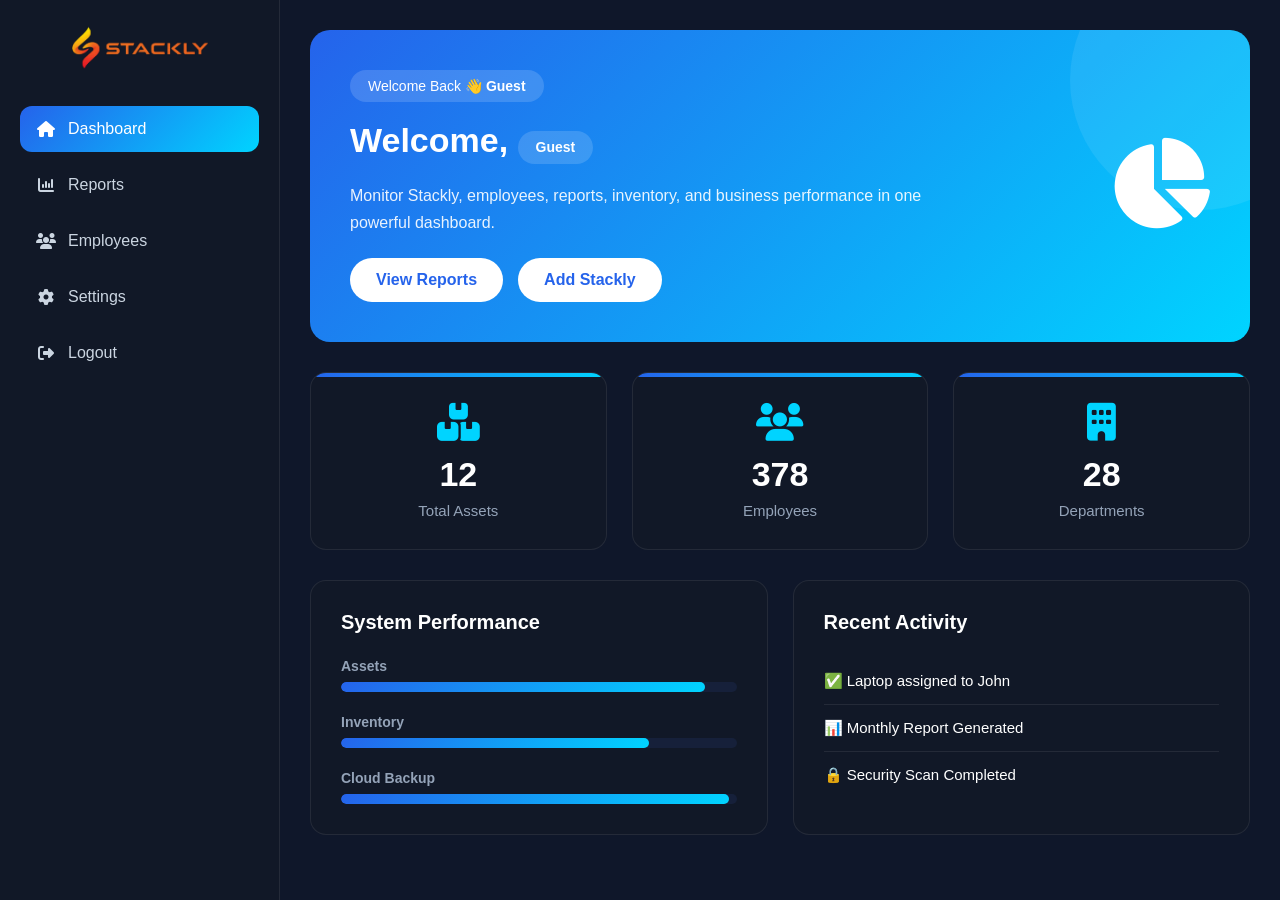
<file: dashboard.html>
<!DOCTYPE html>
<html lang="en">
<head>
<meta charset="UTF-8">
<meta name="viewport" content="width=device-width, initial-scale=1.0">

<title>AssetPro Dashboard</title>

<link rel="stylesheet"
href="https://cdnjs.cloudflare.com/ajax/libs/font-awesome/6.5.2/css/all.min.css">

<link rel="stylesheet" href="dashboard.css">
</head>
<body>

<div class="dashboard">

    <!-- SIDEBAR -->
    <aside class="sidebar" id="sidebar">

        <div class="sidebar-top">

            <div class="logo">
                <a href="index.html">
                    <img src="imresizer-asset.webp" alt="Stackly Logo">
                </a>
            </div>

            <div class="close-btn" id="closeBtn">
                <i class="fa-solid fa-xmark"></i>
            </div>

        </div>

        <ul id="sidebarMenu">

            <li class="active" data-section="dashboard">
                <i class="fa-solid fa-house"></i>
                Dashboard
            </li>

            <li data-section="reports">
                <i class="fa-solid fa-chart-column"></i>
                Reports
            </li>

            <li data-section="employees">
                <i class="fa-solid fa-users"></i>
                Employees
            </li>

            <li data-section="settings">
                <i class="fa-solid fa-gear"></i>
                Settings
            </li>

            <li id="logoutBtn">
                <a href="login.html">
                    <i class="fa-solid fa-right-from-bracket"></i>
                    Logout
                </a>
            </li>

        </ul>

    </aside>

    <!-- overlay behind sidebar on mobile -->
    <div class="sidebar-overlay" id="sidebarOverlay"></div>

    <!-- MAIN CONTENT -->
    <div class="main-content">

        <header class="topbar" id="topbar">

            <div class="menu-btn" id="menuBtn">
                <i class="fa-solid fa-bars"></i>
            </div>

            <div class="topbar-title">AssetPro</div>

            <div class="topbar-user">
                <span id="clock"></span>
            </div>

        </header>

        <div class="content-area">

            <!-- DASHBOARD -->
            <section id="dashboard" class="page-section">

                <!-- Welcome Banner -->
                <div class="dashboard-banner">

                    <div class="banner-content">

                        <span>
                            Welcome Back 👋
                            <strong id="welcomeUser"></strong>
                        </span>

                        <h2>
                            Welcome,
                            <span id="userName"></span>
                        </h2>

                        <p>
                            Monitor Stackly, employees, reports, inventory, and business
                            performance in one powerful dashboard.
                        </p>

                        <div class="banner-buttons">

                            <a href="404.html">View Reports</a>

                            <a href="404.html">Add Stackly</a>

                        </div>

                    </div>

                    <div class="banner-icon">
                        <i class="fa-solid fa-chart-pie"></i>
                    </div>

                </div>

                <!-- Statistics -->

                <div class="stats-grid">

                    <div class="stat-card">
                        <i class="fa-solid fa-boxes-stacked"></i>
                        <h2>12k</h2>
                        <p>Total Assets</p>
                    </div>

                    <div class="stat-card">
                        <i class="fa-solid fa-users"></i>
                        <h2>540k</h2>
                        <p>Employees</p>
                    </div>

                    <div class="stat-card">
                        <i class="fa-solid fa-building"></i>
                        <h2>28k</h2>
                        <p>Departments</p>
                    </div>

                </div>

                <!-- Progress -->

                <div class="dashboard-row">

                    <div class="progress-card">

                        <h3>System Performance</h3>

                        <div class="progress-item">
                            <span>Assets</span>
                            <div class="progress">
                                <div class="bar" style="width:92%"></div>
                            </div>
                        </div>

                        <div class="progress-item">
                            <span>Inventory</span>
                            <div class="progress">
                                <div class="bar" style="width:78%"></div>
                            </div>
                        </div>

                        <div class="progress-item">
                            <span>Cloud Backup</span>
                            <div class="progress">
                                <div class="bar" style="width:98%"></div>
                            </div>
                        </div>

                    </div>

                    <div class="activity-card">

                        <h3>Recent Activity</h3>

                        <ul>
                            <li>✅ Laptop assigned to John</li>
                            <li>📊 Monthly Report Generated</li>
                            <li>🔒 Security Scan Completed</li>
                        </ul>

                    </div>

                </div>

            </section>

            <!--=========================
            REPORTS SECTION
            ==========================-->

            <section id="reports" class="page-section">

                <div class="reports-header">

                    <h2>Reports &amp; Analytics</h2>

                    <p>
                        Monitor business performance, asset utilization, and monthly reports
                        in real time.
                    </p>

                </div>

                <!-- Report Cards -->

                <div class="report-cards">

                    <div class="report-card">
                        <i class="fa-solid fa-chart-column"></i>
                        <h3>Monthly Reports</h3>
                        <h1>24</h1>
                        <span>Generated</span>
                    </div>

                    <div class="report-card">
                        <i class="fa-solid fa-file-lines"></i>
                        <h3>Total Reports</h3>
                        <h1>186</h1>
                        <span>Available</span>
                    </div>

                    <div class="report-card">
                        <i class="fa-solid fa-chart-pie"></i>
                        <h3>Performance</h3>
                        <h1>96%</h1>
                        <span>Excellent</span>
                    </div>

                </div>

                <!-- Progress -->

                <div class="progress-section">

                    <h3>Asset Utilization Report</h3>

                    <div class="progress-box">

                        <div class="label">
                            <span>IT Equipment</span>
                            <span>90%</span>
                        </div>

                        <div class="progress-bar">
                            <span style="width:90%"></span>
                        </div>

                    </div>

                    <div class="progress-box">

                        <div class="label">
                            <span>Vehicles</span>
                            <span>75%</span>
                        </div>

                        <div class="progress-bar">
                            <span style="width:75%"></span>
                        </div>

                    </div>

                    <div class="progress-box">

                        <div class="label">
                            <span>Inventory</span>
                            <span>85%</span>
                        </div>

                        <div class="progress-bar">
                            <span style="width:85%"></span>
                        </div>

                    </div>

                    <div class="progress-box">

                        <div class="label">
                            <span>Cloud Storage</span>
                            <span>98%</span>
                        </div>

                        <div class="progress-bar">
                            <span style="width:98%"></span>
                        </div>

                    </div>

                </div>

            </section>

            <!-- =========================
                 EMPLOYEES
            ========================= -->

            <section id="employees" class="page-section">

                <div class="section-header">
                    <h2>Employee Activities</h2>
                    <p>Track the latest employee actions and asset updates.</p>
                </div>

                <div class="activity-list">

                    <div class="activity-card">

                        <div class="activity-icon">
                            <i class="fa-solid fa-user-check"></i>
                        </div>

                        <div class="activity-content">
                            <h4>John Williams</h4>
                            <p>Updated laptop inventory records.</p>
                        </div>

                        <span class="activity-time">09:30 AM</span>

                    </div>

                    <div class="activity-card">

                        <div class="activity-icon">
                            <i class="fa-solid fa-laptop"></i>
                        </div>

                        <div class="activity-content">
                            <h4>Sarah Johnson</h4>
                            <p>Assigned a new laptop to an employee.</p>
                        </div>

                        <span class="activity-time">10:45 AM</span>

                    </div>

                    <div class="activity-card">

                        <div class="activity-icon">
                            <i class="fa-solid fa-file-circle-check"></i>
                        </div>

                        <div class="activity-content">
                            <h4>Michael Brown</h4>
                            <p>Reviewed the monthly asset report.</p>
                        </div>

                        <span class="activity-time">12:15 PM</span>

                    </div>

                    <div class="activity-card">

                        <div class="activity-icon">
                            <i class="fa-solid fa-server"></i>
                        </div>

                        <div class="activity-content">
                            <h4>David Wilson</h4>
                            <p>Completed server maintenance.</p>
                        </div>

                        <span class="activity-time">03:20 PM</span>

                    </div>

                </div>

            </section>

            <!-- =========================
                 SETTINGS
            ========================= -->
            <section id="settings" class="page-section">

                <div class="section-header">
                    <h2>Settings</h2>
                    <p>Manage your account, security and application preferences.</p>
                </div>

                <div class="settings-grid">

                    <!-- Profile -->

                    <div class="setting-card">

                        <div class="setting-icon">
                            <i class="fa-solid fa-user-gear"></i>
                        </div>

                        <div class="setting-content">
                            <h4>Profile</h4>
                            <p>
                                Update your personal information,
                                profile image and account details.
                            </p>
                            <button onclick="window.location.href='404.html'">
                                Manage Profile
                            </button>
                        </div>

                    </div>

                    <!-- Notifications -->

                    <div class="setting-card">

                        <div class="setting-icon">
                            <i class="fa-solid fa-bell"></i>
                        </div>

                        <div class="setting-content">

                            <h4>Notifications</h4>

                            <p>
                                Control email notifications,
                                alerts and updates.
                            </p>
                            <button onclick="window.location.href='404.html'">
                                Manage Alerts
                            </button>

                        </div>

                    </div>

                    <!-- Security -->

                    <div class="setting-card">

                        <div class="setting-icon">
                            <i class="fa-solid fa-shield-halved"></i>
                        </div>

                        <div class="setting-content">

                            <h4>Security</h4>

                            <p>
                                Protect your account with
                                authentication and security settings.
                            </p>
                            <button onclick="window.location.href='404.html'">
                                Security Setup
                            </button>
                        </div>

                    </div>

                    <!-- Password -->

                    <div class="setting-card">

                        <div class="setting-icon">
                            <i class="fa-solid fa-key"></i>
                        </div>

                        <div class="setting-content">

                            <h4>Password</h4>

                            <p>
                                Change your password and
                                keep your account secure.
                            </p>
                            <button onclick="window.location.href='404.html'">
                                Change Password
                            </button>
                        </div>

                    </div>

                </div>

            </section>

        </div>

    </div>

</div>

<script src="dashboard.js"></script>

</body>
</html>
</file>
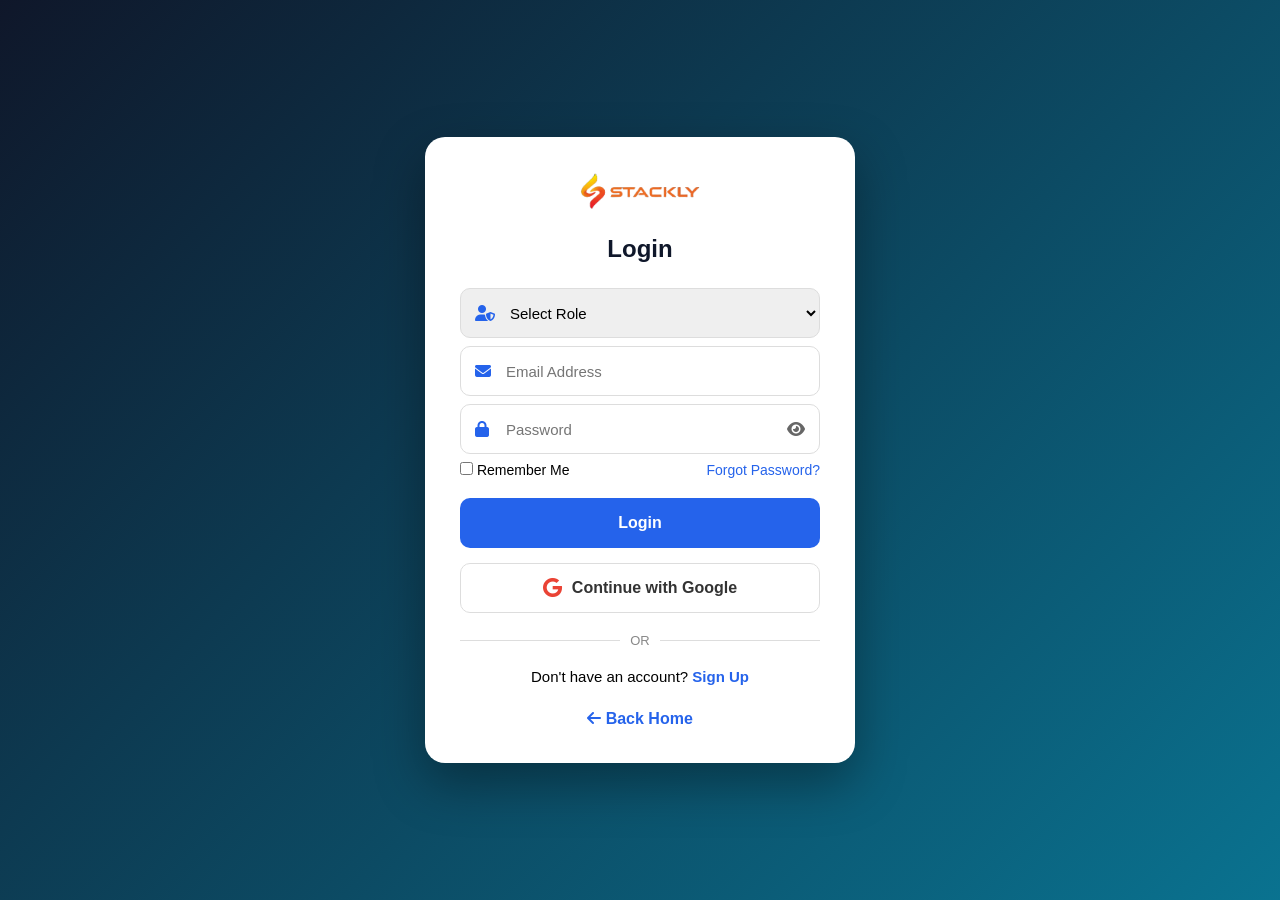
<file: login.html>
<!DOCTYPE html>
<html lang="en">
<head>

<meta charset="UTF-8">
<meta name="viewport" content="width=device-width, initial-scale=1.0">

<title>Stackly Authentication</title>

<link rel="stylesheet" href="login.css">

<link rel="stylesheet"
href="https://cdnjs.cloudflare.com/ajax/libs/font-awesome/6.5.2/css/all.min.css">

</head>

<body>

<div class="right-panel">

    <!-- LOGIN -->
    <div class="form-box login active">

        <div class="login-logo">
            <img src="imresizer-asset.webp" alt="Logo">
        </div>

        <h2>Login</h2>

        <form id="loginForm">

            <div class="input-box">
                <i class="fa-solid fa-user-shield"></i>

                <select id="loginRole" required>
                    <option value="">Select Role</option>
                    <option value="Admin">Admin</option>
                    <option value="Viewer">Viewer</option>
                </select>
            </div>

            <small id="roleError"></small>

            <div class="input-box">
                <i class="fa-solid fa-envelope"></i>

                <input
                type="email"
                id="loginEmail"
                placeholder="Email Address">
            </div>

            <small id="loginEmailError"></small>

            <div class="input-box">

                <i class="fa-solid fa-lock"></i>

                <input
                type="password"
                id="loginPassword"
                placeholder="Password">

                <i class="fa-solid fa-eye toggle-password"
                id="loginEye"></i>

            </div>

            <small id="loginPasswordError"></small>

            <div class="options">

                <label>
                    <input type="checkbox">
                    Remember Me
                </label>

                <a href="404.html">Forgot Password?</a>

            </div>

            <button class="btn" id="loginBtn">
                Login
            </button>

            <a href="404.html" class="google-btn">
                <i class="fa-brands fa-google"></i>
                Continue with Google
            </a>

            <div class="divider">
                <span>OR</span>
            </div>

            <p>
                Don't have an account?
                <a href="#" id="showSignup">Sign Up</a>
            </p>

            <div class="back-home">
                <a href="index.html">
                    <i class="fa-solid fa-arrow-left"></i>
                    Back Home
                </a>
            </div>

        </form>

    </div>



    <!-- SIGNUP -->

    <div class="form-box signup">

        <div class="logo-image">
            <img src="imresizer-asset.webp" alt="">
        </div>

        <h2>Create Account</h2>

        <form id="signupForm">

            <div class="input-box">
                <i class="fa-solid fa-user"></i>

                <input
                type="text"
                id="name"
                placeholder="Full Name">
            </div>

            <div class="input-box">
                <i class="fa-solid fa-envelope"></i>

                <input
                type="email"
                id="email"
                placeholder="Email">
            </div>

            <small id="emailError"></small>

            <div class="input-box">
                <i class="fa-solid fa-phone"></i>

                <input
                type="tel"
                id="phone"
                placeholder="Phone">
            </div>

            <small id="phoneError"></small>

            <div class="input-box">
                <i class="fa-solid fa-lock"></i>

                <input
                type="password"
                id="password"
                placeholder="Password">
            </div>

            <small id="passwordError"></small>

            <div class="strength">
                <div id="strengthBar"></div>
            </div>

            <div class="input-box">

                <i class="fa-solid fa-lock"></i>

                <input
                type="password"
                id="confirmPassword"
                placeholder="Confirm Password">

            </div>

            <small id="confirmError"></small>

            <div class="input-box">

                <i class="fa-solid fa-user-shield"></i>

                <select id="role">

                    <option value="">Select Role</option>
                    <option>Admin</option>
                    <option>Viewer</option>

                </select>

            </div>

            <small id="roleSignupError"></small>

            <label class="terms">
                <input type="checkbox">
                I agree to Terms & Conditions
            </label>

            <small id="termsError"></small>

            <button class="btn">
                Create Account
            </button>

            <p>
                Already have an account?
                <a href="#" id="showLogin">Login</a>
            </p>

            <div class="back-home">

                <a href="index.html">

                    <i class="fa-solid fa-arrow-left"></i>

                    Back Home

                </a>

            </div>

        </form>

    </div>

</div>

<script src="login.js"></script>

</body>

</html>
</file>
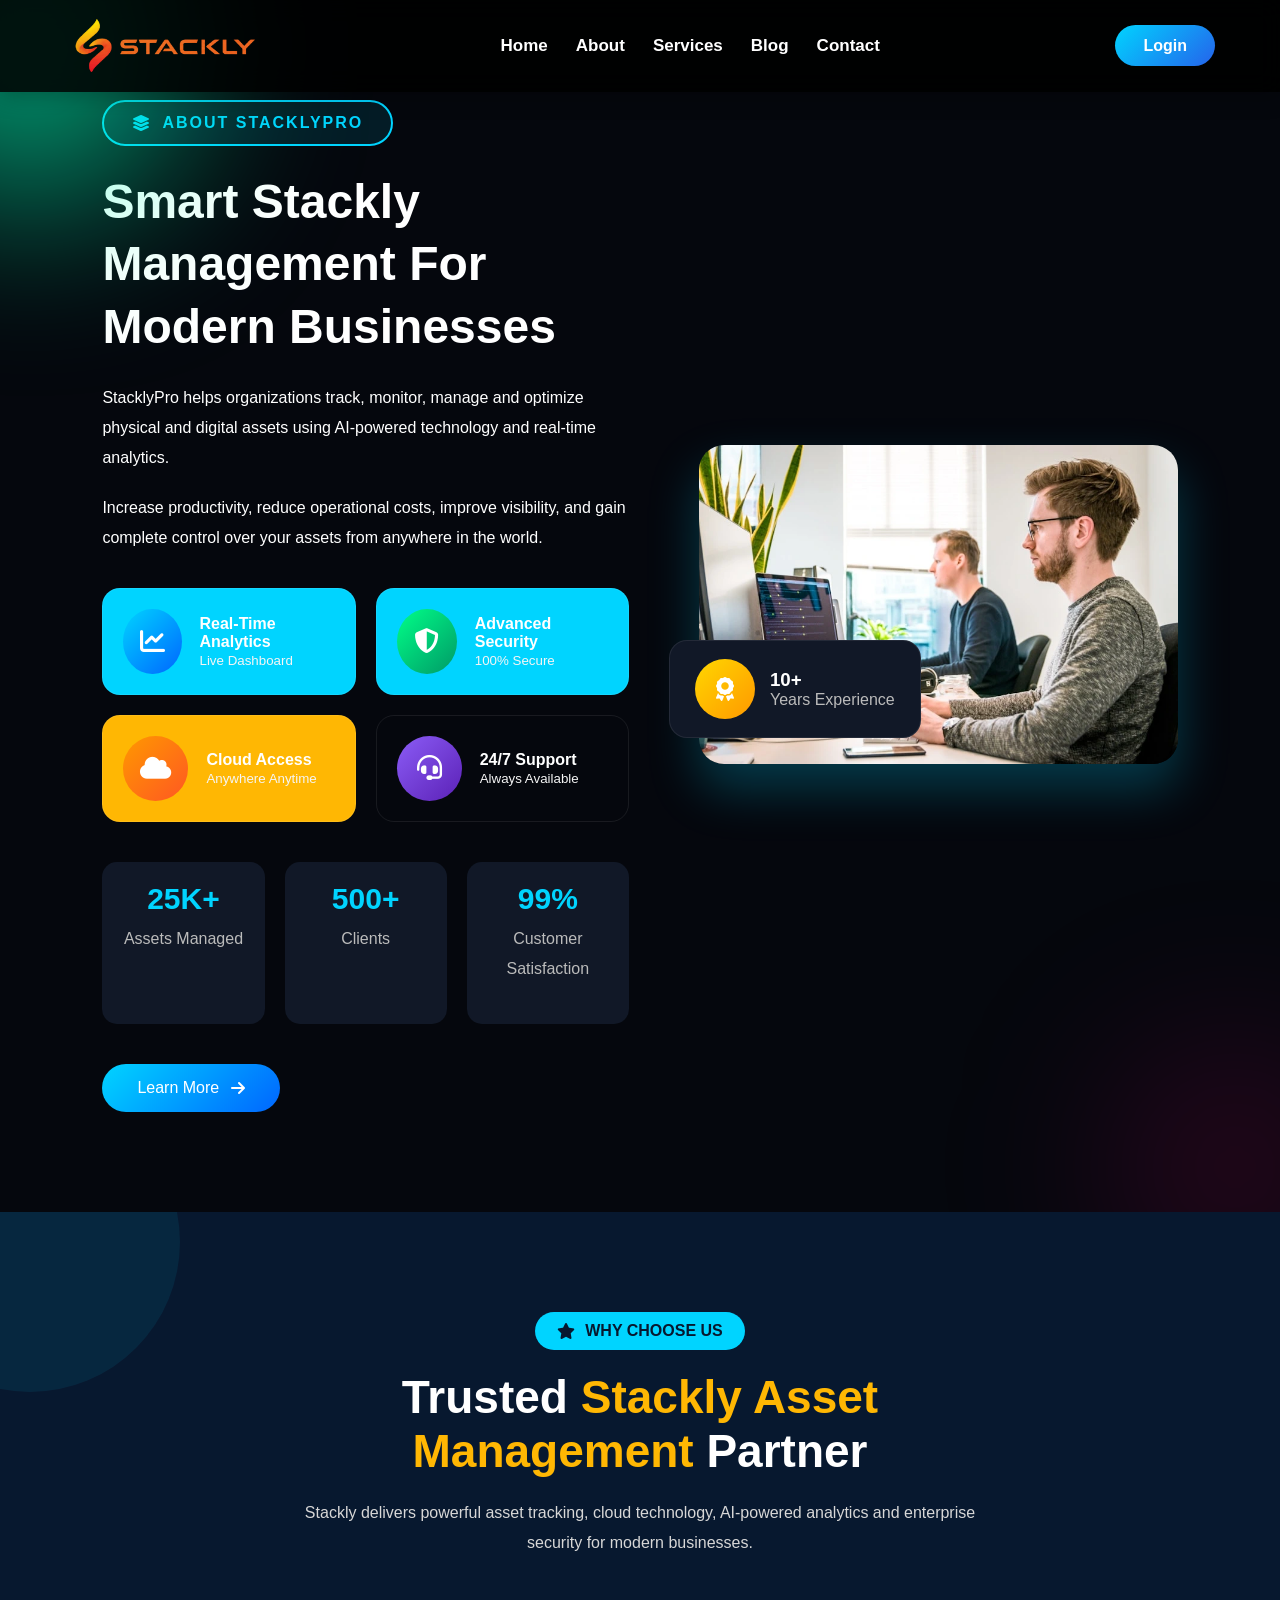
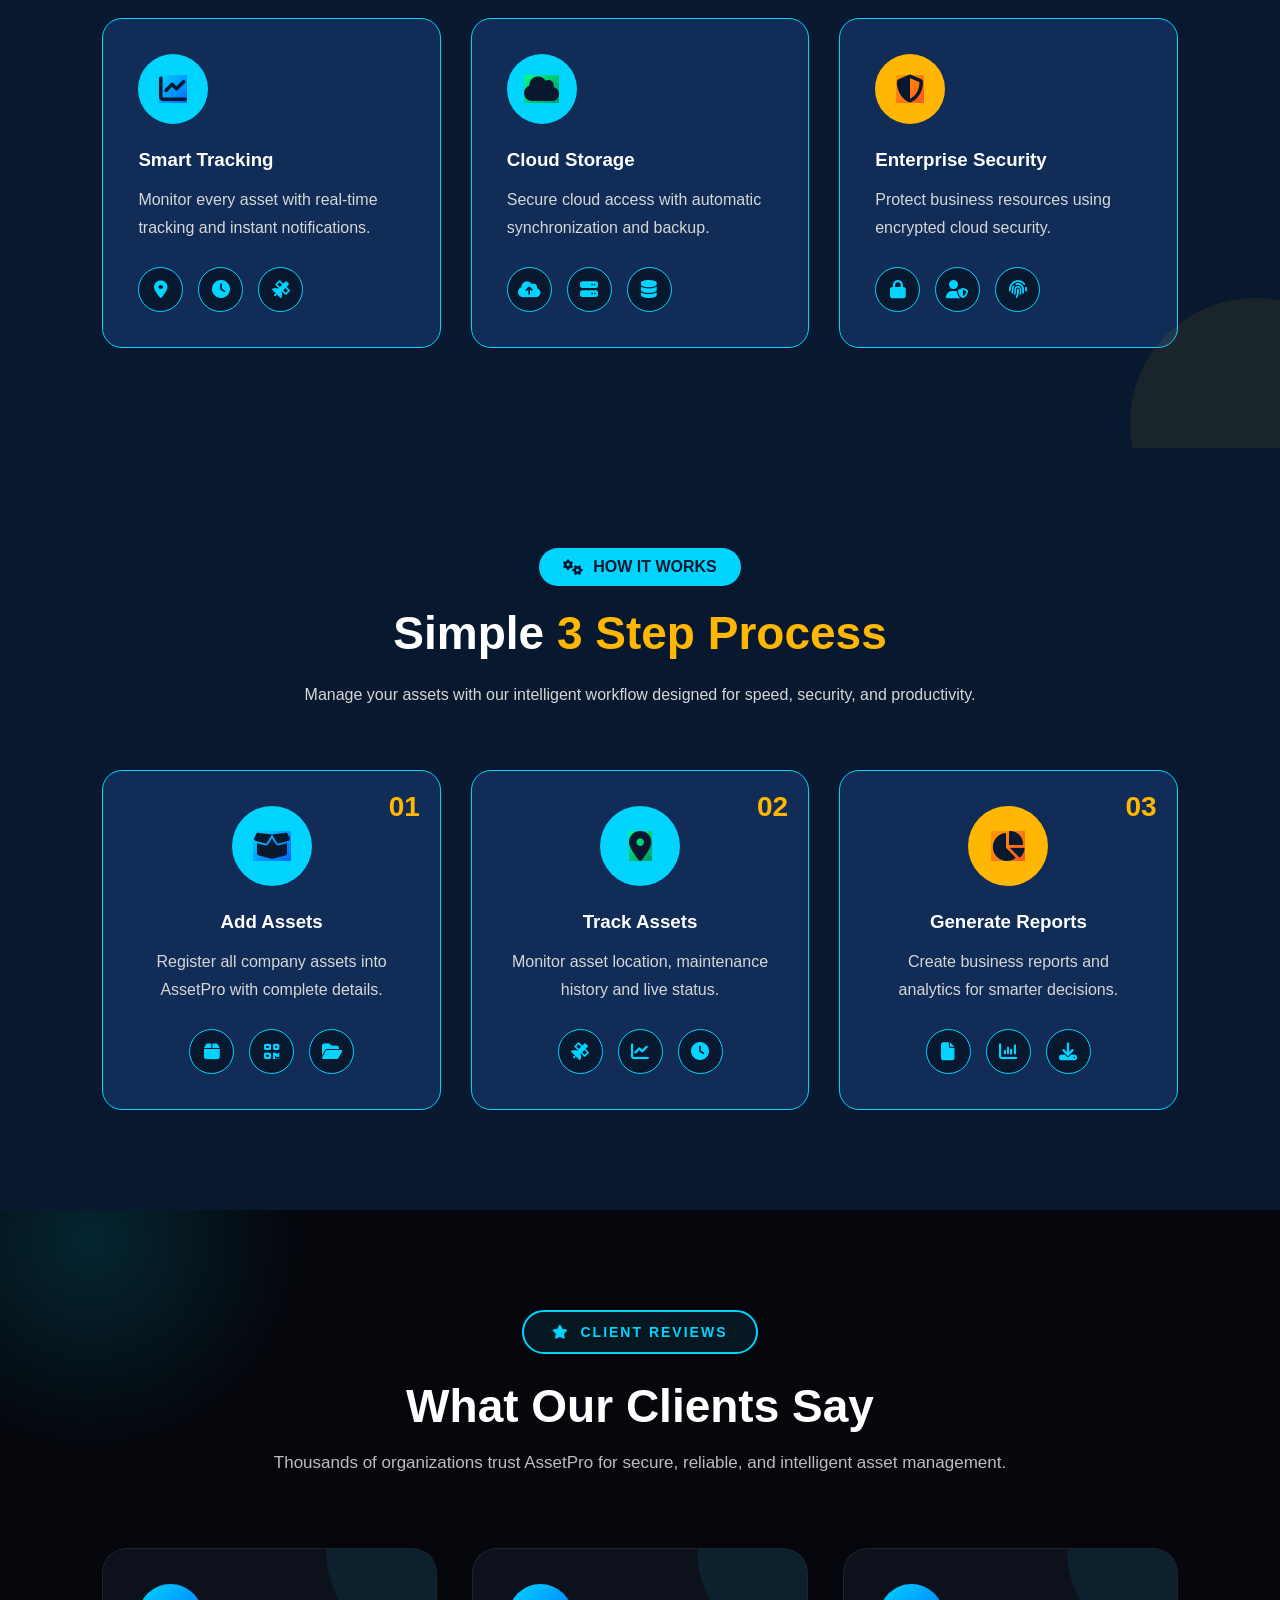
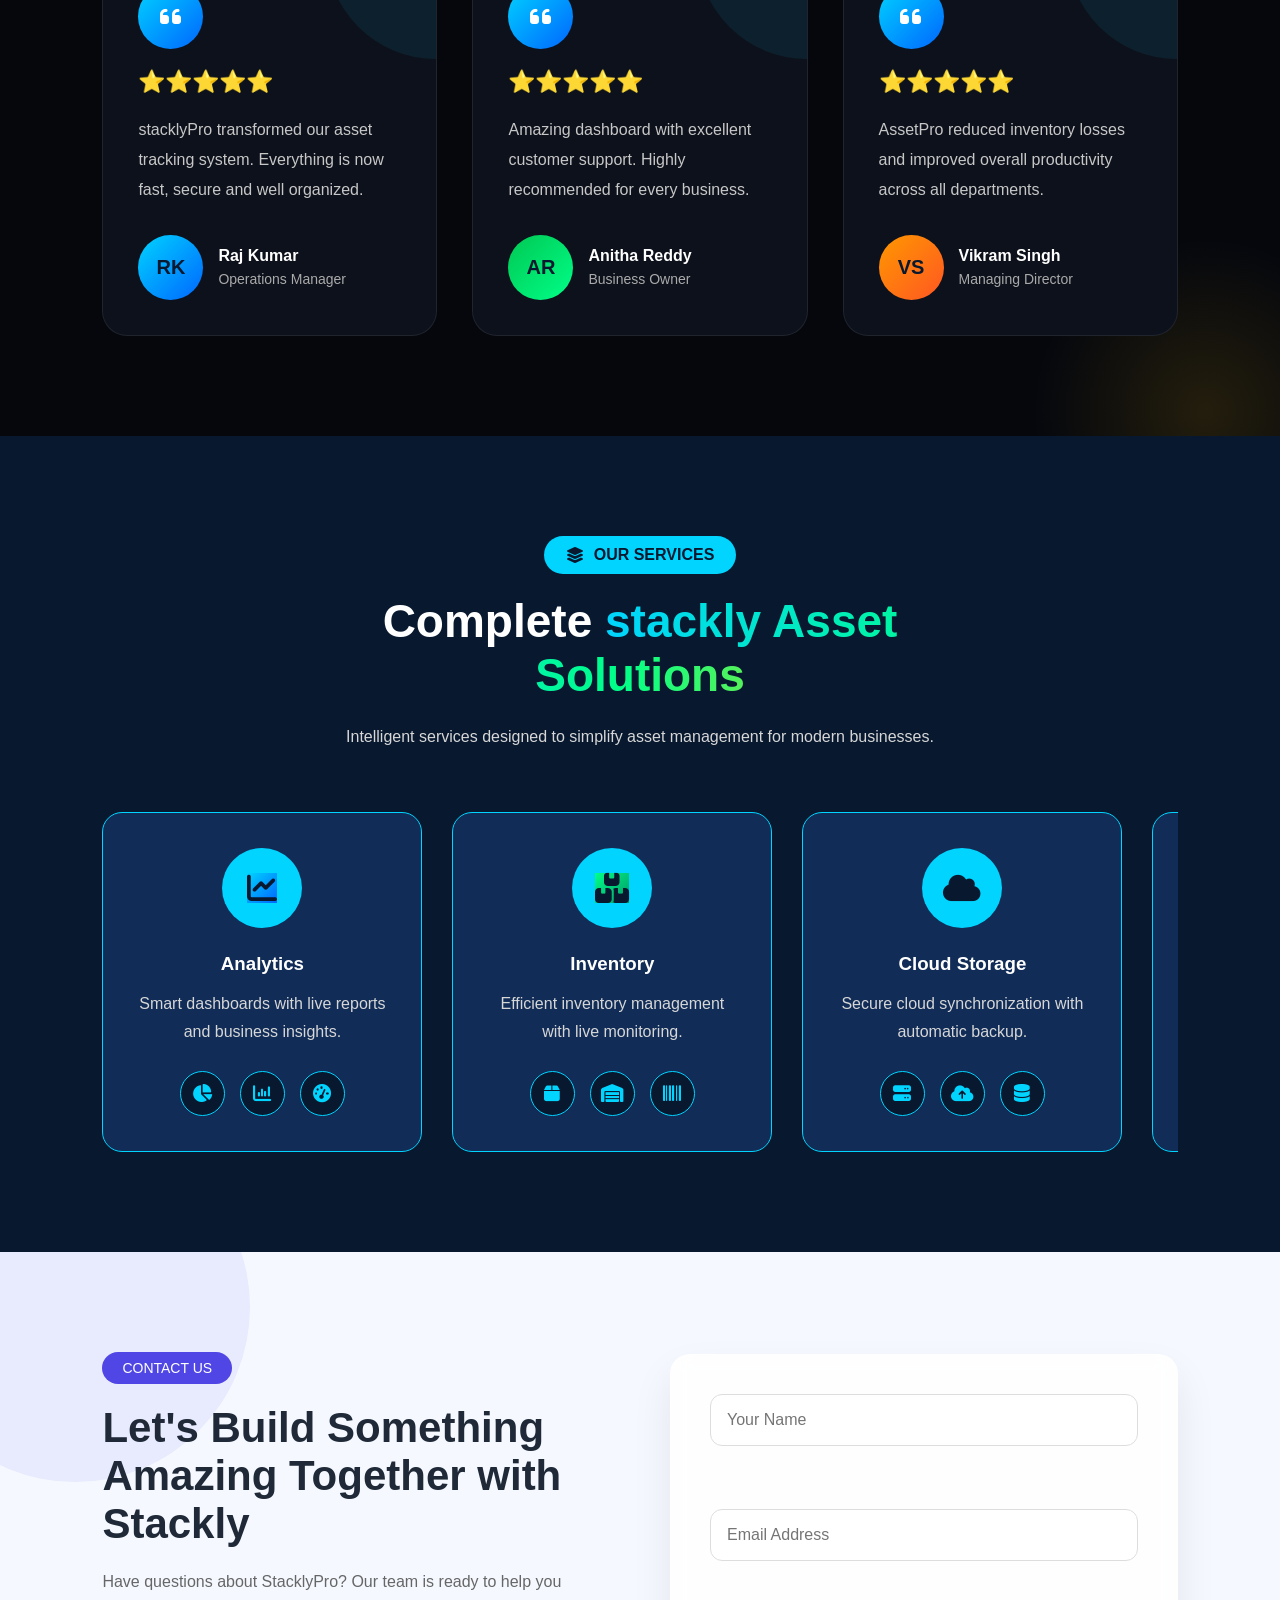
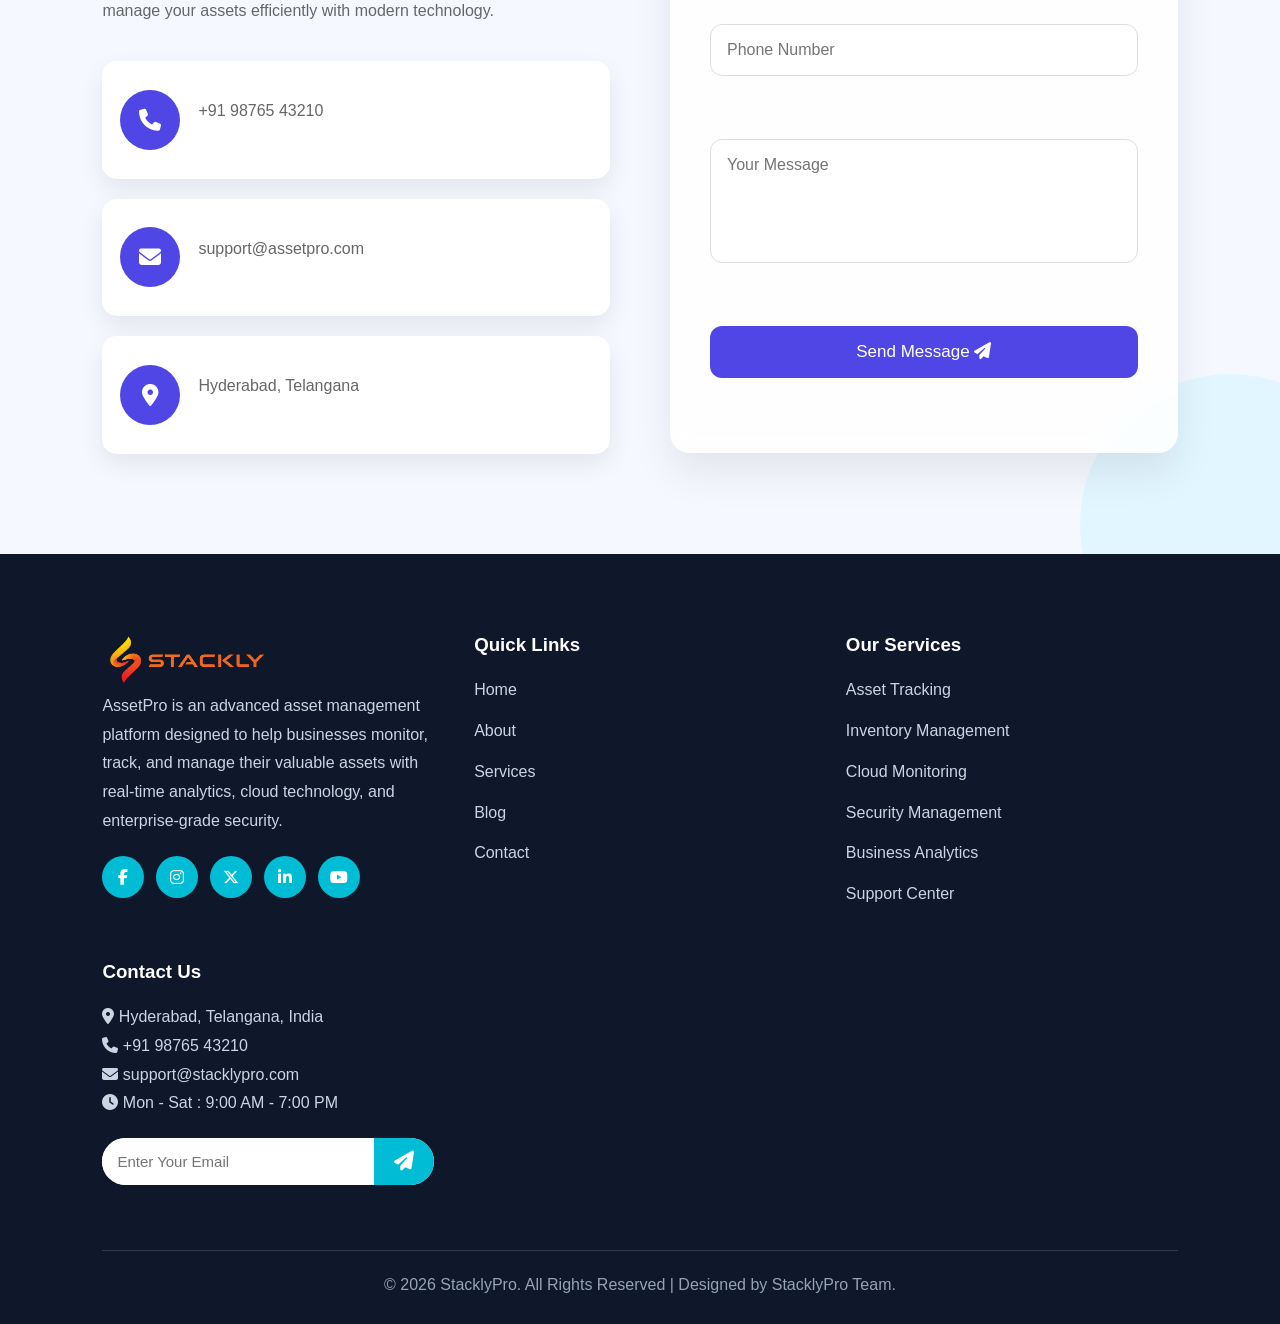
<file: services.html>
<!DOCTYPE html>
<html lang="en">
<head>
<meta charset="UTF-8">
<meta name="viewport" content="width=device-width, initial-scale=1.0">

<title>AssetPro</title>

<link rel="stylesheet" href="services.css">

<link rel="stylesheet"
href="https://cdnjs.cloudflare.com/ajax/libs/font-awesome/6.5.2/css/all.min.css">
</head>
<body>


<header class="site-nav">
    <div class="nav-inner">
<div class="logo">
    <a href="index.html">
        <img src="imresizer-asset.webp" alt="Asset Logo">
       
    </a>
</div>

 <nav>
    <ul id="menu">
         <li><a href="index.html">Home</a></li>
        <li><a href="about.html">About</a></li>
        <li><a href="services.html">Services</a></li>
          <li><a href="Blog.html">Blog</a></li>
        <li><a href="contact.html">Contact</a></li>
        

        <!-- Mobile Login Button -->
        <li class="mobile-login">
            <a href="login.html" class="login-btn-mobile">Login</a>
        </li>
    </ul>
</nav>

<div class="header-buttons">
    <a href="login.html" class="login-btn">Login</a>

    <div class="menu-btn" id="menuBtn">
        <i class="fa-solid fa-bars"></i>
    </div>
</div>
</header>
<!--================ ABOUT SECTION ================-->

<section class="about" id="about">

    <!-- Floating Shapes -->
    <div class="shape shape1"></div>
    <div class="shape shape2"></div>

    <div class="about-left">

        <span class="about-badge">
            <i class="fa-solid fa-layer-group"></i>
            ABOUT STACKLYPRO
        </span>

        <h2>
            Smart Stackly Management
            <span>For Modern Businesses</span>
        </h2>

        <p>
            StacklyPro helps organizations track, monitor, manage and
            optimize physical and digital assets using AI-powered
            technology and real-time analytics.
        </p>

        <p>
            Increase productivity, reduce operational costs, improve
            visibility, and gain complete control over your assets
            from anywhere in the world.
        </p>

        <!-- Features -->

        <div class="about-features">

            <div class="feature blue">
                <i class="fa-solid fa-chart-line"></i>
                <div>
                    <h4>Real-Time Analytics</h4>
                    <small>Live Dashboard</small>
                </div>
            </div>

            <div class="feature green">
                <i class="fa-solid fa-shield-halved"></i>
                <div>
                    <h4>Advanced Security</h4>
                    <small>100% Secure</small>
                </div>
            </div>

            <div class="feature orange">
                <i class="fa-solid fa-cloud"></i>
                <div>
                    <h4>Cloud Access</h4>
                    <small>Anywhere Anytime</small>
                </div>
            </div>

            <div class="feature purple">
                <i class="fa-solid fa-headset"></i>
                <div>
                    <h4>24/7 Support</h4>
                    <small>Always Available</small>
                </div>
            </div>

        </div>

        <!-- Counter -->

        <div class="about-counter">

            <div class="count-box">
                <h3>25K+</h3>
                <p>Assets Managed</p>
            </div>

            <div class="count-box">
                <h3>500+</h3>
                <p>Clients</p>
            </div>

            <div class="count-box">
                <h3>99%</h3>
                <p>Customer Satisfaction</p>
            </div>

        </div>

        <a href="404.html" class="about-btn">
            Learn More
            <i class="fa-solid fa-arrow-right"></i>
        </a>

    </div>

    <!-- Image -->

    <div class="about-right">

        <div class="image-box">

            <img src="image-2.webp" alt="AssetPro">

            <div class="experience-card">

                <i class="fa-solid fa-award"></i>

                <div>
                    <h3>10+</h3>
                    <p>Years Experience</p>
                </div>

            </div>

        </div>

    </div>

</section>
<!--================ WHY CHOOSE US ================-->
<section class="why-choose" id="why">

    <div class="bg-circle one"></div>
    <div class="bg-circle two"></div>

    <div class="why-heading">

        <span class="why-badge">
            <i class="fa-solid fa-star"></i>
            WHY CHOOSE US
        </span>

        <h2>
            Trusted <span>Stackly Asset Management</span> Partner
        </h2>

        <p>
            Stackly delivers powerful asset tracking, cloud technology,
            AI-powered analytics and enterprise security for modern businesses.
        </p>

    </div>

    <div class="why-grid">

        <!-- Card 1 -->

        <div class="why-card">

            <div class="icon-ball blue">
                <i class="fa-solid fa-chart-line"></i>
            </div>

            <h3>Smart Tracking</h3>

            <p>
                Monitor every asset with real-time tracking and instant notifications.
            </p>

            <div class="card-bottom">

                <a href="404.html">
                    <i class="fa-solid fa-location-dot"></i>
                </a>

                <a href="404.html">
                    <i class="fa-solid fa-clock"></i>
                </a>

                <a href="404.html">
                    <i class="fa-solid fa-satellite"></i>
                </a>

            </div>

        </div>

        <!-- Card 2 -->

        <div class="why-card">

            <div class="icon-ball green">
                <i class="fa-solid fa-cloud"></i>
            </div>

            <h3>Cloud Storage</h3>

            <p>
                Secure cloud access with automatic synchronization and backup.
            </p>

            <div class="card-bottom">

                <a href="404.html">
                    <i class="fa-solid fa-cloud-arrow-up"></i>
                </a>

                <a href="404.html">
                    <i class="fa-solid fa-server"></i>
                </a>

                <a href="404.html">
                    <i class="fa-solid fa-database"></i>
                </a>

            </div>

        </div>

        <!-- Card 3 -->

        <div class="why-card">

            <div class="icon-ball orange">
                <i class="fa-solid fa-shield-halved"></i>
            </div>

            <h3>Enterprise Security</h3>

            <p>
                Protect business resources using encrypted cloud security.
            </p>

            <div class="card-bottom">

                <a href="404.html">
                    <i class="fa-solid fa-lock"></i>
                </a>

                <a href="404.html">
                    <i class="fa-solid fa-user-shield"></i>
                </a>

                <a href="404.html">
                    <i class="fa-solid fa-fingerprint"></i>
                </a>

            </div>

        </div>

    </div>

</section>
<!-- =========================
HOW IT WORKS
========================= -->
<section class="steps" id="steps">

    <div class="steps-heading">

        <span class="steps-badge">
            <i class="fa-solid fa-gears"></i>
            HOW IT WORKS
        </span>

        <h2>Simple <span>3 Step Process</span></h2>

        <p>
            Manage your assets with our intelligent workflow designed
            for speed, security, and productivity.
        </p>

    </div>

    <div class="step-container">

        <!-- Step 1 -->

        <div class="step-box">

            <div class="step-number">01</div>

            <div class="step-icon blue">
                <i class="fa-solid fa-box-open"></i>
            </div>

            <h3>Add Assets</h3>

            <p>
                Register all company assets into AssetPro with complete details.
            </p>

            <div class="step-bottom">

                <a href="404.html">
                    <i class="fa-solid fa-box"></i>
                </a>

                <a href="404.html">
                    <i class="fa-solid fa-qrcode"></i>
                </a>

                <a href="404.html">
                    <i class="fa-solid fa-folder-open"></i>
                </a>

            </div>

        </div>

        <!-- Step 2 -->

        <div class="step-box">

            <div class="step-number">02</div>

            <div class="step-icon green">
                <i class="fa-solid fa-location-dot"></i>
            </div>

            <h3>Track Assets</h3>

            <p>
                Monitor asset location, maintenance history and live status.
            </p>

            <div class="step-bottom">

                <a href="404.html">
                    <i class="fa-solid fa-satellite"></i>
                </a>

                <a href="404.html">
                    <i class="fa-solid fa-chart-line"></i>
                </a>

                <a href="404.html">
                    <i class="fa-solid fa-clock"></i>
                </a>

            </div>

        </div>

        <!-- Step 3 -->

        <div class="step-box">

            <div class="step-number">03</div>

            <div class="step-icon orange">
                <i class="fa-solid fa-chart-pie"></i>
            </div>

            <h3>Generate Reports</h3>

            <p>
                Create business reports and analytics for smarter decisions.
            </p>

            <div class="step-bottom">

                <a href="404.html">
                    <i class="fa-solid fa-file"></i>
                </a>

                <a href="404.html">
                    <i class="fa-solid fa-chart-column"></i>
                </a>

                <a href="404.html">
                    <i class="fa-solid fa-download"></i>
                </a>

            </div>

        </div>

    </div>

</section>

<!-- =========================
CLIENT REVIEWS
========================= -->

<section class="reviews" id="reviews">

    <div class="review-heading">

        <span class="review-badge">
            <i class="fa-solid fa-star"></i>
            CLIENT REVIEWS
        </span>

        <h2>What Our <span>Clients Say</span></h2>

        <p>
            Thousands of organizations trust AssetPro for secure,
            reliable, and intelligent asset management.
        </p>

    </div>

    <div class="review-grid">

        <!-- Review -->

        <div class="review-card">

            <div class="quote">
                <i class="fa-solid fa-quote-left"></i>
            </div>

            <div class="stars">
                ⭐⭐⭐⭐⭐
            </div>

            <p>
                stacklyPro transformed our asset tracking system.
                Everything is now fast, secure and well organized.
            </p>

            <div class="client">

                <div class="avatar blue">
                    RK
                </div>

                <div>

                    <h4>Raj Kumar</h4>

                    <span>Operations Manager</span>

                </div>

            </div>

        </div>

        <!-- Review -->

        <div class="review-card">

            <div class="quote">
                <i class="fa-solid fa-quote-left"></i>
            </div>

            <div class="stars">
                ⭐⭐⭐⭐⭐
            </div>

            <p>
                Amazing dashboard with excellent customer support.
                Highly recommended for every business.
            </p>

            <div class="client">

                <div class="avatar green">
                    AR
                </div>

                <div>

                    <h4>Anitha Reddy</h4>

                    <span>Business Owner</span>

                </div>

            </div>

        </div>

        <!-- Review -->

        <div class="review-card">

            <div class="quote">
                <i class="fa-solid fa-quote-left"></i>
            </div>

            <div class="stars">
                ⭐⭐⭐⭐⭐
            </div>

            <p>
                AssetPro reduced inventory losses and improved
                overall productivity across all departments.
            </p>

            <div class="client">

                <div class="avatar orange">
                    VS
                </div>

                <div>

                    <h4>Vikram Singh</h4>

                    <span>Managing Director</span>

                </div>

            </div>

        </div>

    </div>

</section>


<!-- =========================
        SERVICES
========================= -->

<section class="services" id="services">

    <div class="services-heading">

        <span class="services-badge">
            <i class="fa-solid fa-layer-group"></i>
            OUR SERVICES
        </span>

        <h2>Complete <span>stackly Asset Solutions</span></h2>

        <p>
            Intelligent services designed to simplify asset
            management for modern businesses.
        </p>

    </div>

    <div class="services-slider">

        <div class="services-track">

            <!-- Card 1 -->

            <div class="service-card">

                <div class="service-icon blue">
                    <i class="fa-solid fa-chart-line"></i>
                </div>

                <h3>Analytics</h3>

                <p>Smart dashboards with live reports and business insights.</p>

                <div class="service-bottom">

                    <a href="404.html"><i class="fa-solid fa-chart-pie"></i></a>

                    <a href="404.html"><i class="fa-solid fa-chart-column"></i></a>

                    <a href="404.html"><i class="fa-solid fa-gauge-high"></i></a>

                </div>

            </div>

            <!-- Card 2 -->

            <div class="service-card">

                <div class="service-icon green">
                    <i class="fa-solid fa-boxes-stacked"></i>
                </div>

                <h3>Inventory</h3>

                <p>Efficient inventory management with live monitoring.</p>

                <div class="service-bottom">

                    <a href="404.html"><i class="fa-solid fa-box"></i></a>

                    <a href="404.html"><i class="fa-solid fa-warehouse"></i></a>

                    <a href="404.html"><i class="fa-solid fa-barcode"></i></a>

                </div>

            </div>

            <!-- Card 3 -->

            <div class="service-card">

                <div class="service-icon cyan">
                    <i class="fa-solid fa-cloud"></i>
                </div>

                <h3>Cloud Storage</h3>

                <p>Secure cloud synchronization with automatic backup.</p>

                <div class="service-bottom">

                    <a href="404.html"><i class="fa-solid fa-server"></i></a>

                    <a href="404.html"><i class="fa-solid fa-cloud-arrow-up"></i></a>

                    <a href="404.html"><i class="fa-solid fa-database"></i></a>

                </div>

            </div>

            <!-- Card 4 -->

            <div class="service-card">

                <div class="service-icon orange">
                    <i class="fa-solid fa-shield-halved"></i>
                </div>

                <h3>Security</h3>

                <p>Enterprise-grade protection for every digital asset.</p>

                <div class="service-bottom">

                    <a href="404.html"><i class="fa-solid fa-lock"></i></a>

                    <a href="404.html"><i class="fa-solid fa-user-shield"></i></a>

                    <a href="404.html"><i class="fa-solid fa-fingerprint"></i></a>

                </div>

            </div>

            <!-- Duplicate for Infinite Slider -->

            <div class="service-card">

                <div class="service-icon blue">
                    <i class="fa-solid fa-chart-line"></i>
                </div>

                <h3>Analytics</h3>

                <p>Smart dashboards with live reports and business insights.</p>

                <div class="service-bottom">

                    <a href="404.html"><i class="fa-solid fa-chart-pie"></i></a>

                    <a href="404.html"><i class="fa-solid fa-chart-column"></i></a>

                    <a href="404.html"><i class="fa-solid fa-gauge-high"></i></a>

                </div>

            </div>

            <div class="service-card">

                <div class="service-icon orange">
                    <i class="fa-solid fa-shield-halved"></i>
                </div>

                <h3>Security</h3>

                <p>Enterprise-grade protection for every digital asset.</p>

                <div class="service-bottom">

                    <a href="404.html"><i class="fa-solid fa-lock"></i></a>

                    <a href="404.html"><i class="fa-solid fa-user-shield"></i></a>

                    <a href="404.html"><i class="fa-solid fa-fingerprint"></i></a>

                </div>

            </div>

        </div>

    </div>

</section>
<!-- ================= CONTACT ================= -->

<section class="contact-section" id="contact">

    <div class="contact-container">

        <!-- Left Content -->
        <div class="contact-content">

            <span class="contact-tag">CONTACT US</span>

            <h2>Let's Build Something Amazing Together with Stackly</h2>

            <p>
                Have questions about StacklyPro? Our team is ready to help you
                manage your assets efficiently with modern technology.
            </p>

            <div class="contact-info">

                <div class="info-box">
                    <i class="fa-solid fa-phone"></i>
                    <div>
                        <h4>Phone</h4>
                        <p>+91 98765 43210</p>
                    </div>
                </div>

                <div class="info-box">
                    <i class="fa-solid fa-envelope"></i>
                    <div>
                        <h4>Email</h4>
                        <p>support@assetpro.com</p>
                    </div>
                </div>

                <div class="info-box">
                    <i class="fa-solid fa-location-dot"></i>
                    <div>
                        <h4>Location</h4>
                        <p>Hyderabad, Telangana</p>
                    </div>
                </div>

            </div>

        </div>

        <!-- Contact Form -->
        <div class="contact-form">

      <form id="contactForm">

    <input type="text" id="name" placeholder="Your Name">
    <small class="error" id="nameError"></small>

    <input type="email" id="email" placeholder="Email Address">
    <small class="error" id="emailError"></small>

    <input type="tel" id="phone" placeholder="Phone Number">
    <small class="error" id="phoneError"></small>

    <textarea rows="5" id="message" placeholder="Your Message"></textarea>
    <small class="error" id="messageError"></small>
    <button type="submit" class="send-btn">
    Send Message
    <i class="fa-solid fa-paper-plane"></i>
</button>

    <p id="successMsg"></p>

</form>

        </div>

    </div>

</section>
<!-- FOOTER -->


<footer class="footer">

    <div class="footer-container">

        <!-- Company -->
        <div class="footer-box">

            <h2 class="footer-logo">
                <a href="index.html">
                    <img src="imresizer-asset.webp" alt="AssetPro Logo" class="footer-logo-img">
                </a>
            </h2>

            <p>
                AssetPro is an advanced asset management platform designed
                to help businesses monitor, track, and manage their valuable
                assets with real-time analytics, cloud technology, and
                enterprise-grade security.
            </p>

            <div class="footer-social">

                <a href="404.html"><i class="fab fa-facebook-f"></i></a>
                <a href="404.html"><i class="fab fa-instagram"></i></a>
                <a href="404.html"><i class="fab fa-x-twitter"></i></a>
                <a href="404.html"><i class="fab fa-linkedin-in"></i></a>
                <a href="404.html"><i class="fab fa-youtube"></i></a>

            </div>

        </div>

        <!-- Quick Links -->

        <div class="footer-box">

            <h3>Quick Links</h3>

            <ul>

                <li><a href="index.html">Home</a></li>
                <li><a href="about.html">About</a></li>
                <li><a href="services.html">Services</a></li>
                <li><a href="Blog.html">Blog</a></li>
                <li><a href="contact.html">Contact</a></li>

            </ul>

        </div>

        <!-- Services -->

        <div class="footer-box">

            <h3>Our Services</h3>

            <ul>

                <li><a href="services.html">Asset Tracking</a></li>
                <li><a href="services.html">Inventory Management</a></li>
                <li><a href="services.html">Cloud Monitoring</a></li>
                <li><a href="services.html">Security Management</a></li>
                <li><a href="services.html">Business Analytics</a></li>
                <li><a href="services.html">Support Center</a></li>

            </ul>

        </div>

        <!-- Contact -->

        <div class="footer-box">

            <h3>Contact Us</h3>

            <p><i class="fas fa-location-dot"></i> Hyderabad, Telangana, India</p>

            <p><i class="fas fa-phone"></i> +91 98765 43210</p>

            <p><i class="fas fa-envelope"></i> support@stacklypro.com</p>

            <p><i class="fas fa-clock"></i> Mon - Sat : 9:00 AM - 7:00 PM</p>

            <!-- Newsletter -->

            <div class="newsletter">

                <div class="newsletter-box">

                    <input
                        type="email"
                        id="newsletterEmail"
                        placeholder="Enter Your Email">
<button type="button" id="newsletterBtn">
    <i class="fas fa-paper-plane"></i>
</button>

                </div>

                <small id="newsletterError" class="error"></small>

            </div>

        </div>

    </div>
</div>
    <!-- Footer Bottom -->

    <div class="footer-bottom">

        <p>
            © 2026 StacklyPro. All Rights Reserved |
            Designed by StacklyPro Team.
        </p>

    </div>

</footer>

<script src="services.js"></script>

</body>

</html>
</file>
<file: style.css>
*{
margin:0;
padding:0;
box-sizing:border-box;
font-family:Segoe UI,sans-serif;
}

body{
background:linear-gradient(
135deg,
#000,
#0f172a,
#111827,
#000);
color:#fff;
overflow-x:hidden;
}


/* HEADER */

/* ===========================
   HEADER
=========================== */

.site-nav{
    position:fixed;
    top:0;
    left:0;
    width:100%;
    z-index:1000;
    background:rgba(0,0,0,.85);
    backdrop-filter:blur(12px);
    box-shadow:0 5px 20px rgba(0,0,0,.25);
}

.nav-inner{
    max-width:1200px;
    margin:auto;
    padding:16px 25px;
    display:flex;
    justify-content:space-between;
    align-items:center;
}

/* ===========================
   LOGO
=========================== */

.logo{
    display:flex;
    align-items:center;
}

.logo a{
    display:flex;
    align-items:center;
    text-decoration:none;
}

.logo img{
    width:200px;
    height:60px;
    object-fit:contain;
    transition:.4s ease;
    animation:logoFloat 4s ease-in-out infinite;
}

.logo img:hover{
    transform:scale(1.08) rotate(-3deg);
}

/* ===========================
   NAVIGATION
=========================== */

nav ul{
    display:flex;
    align-items:center;
    gap:28px;
    list-style:none;
}

nav ul li{
    position:relative;
}

nav ul li a{
    color:#fff;
    text-decoration:none;
    font-size:17px;
    font-weight:600;
    transition:.3s;
    padding:8px 0;
}

/* Underline Animation */

nav ul li a::after{
    content:"";
    position:absolute;
    left:0;
    bottom:-6px;
    width:0;
    height:3px;
    background:#00d4ff;
    border-radius:20px;
    transition:.4s;
}

nav ul li a:hover{
    color:#00d4ff;
}

nav ul li a:hover::after{
    width:100%;
}

/* ===========================
   LOGIN BUTTON
=========================== */

.login-btn{
    padding:12px 28px;
    background:linear-gradient(135deg,#00d4ff,#2563eb);
    color:#fff;
    font-weight:700;
    text-decoration:none;
    border-radius:40px;
    transition:.4s;
}

.login-btn:hover{
    transform:translateY(-3px);
    box-shadow:0 8px 20px rgba(0,212,255,.4);
}

/* ===========================
   MENU BUTTON
=========================== */

.menu-btn{
    display:none;
    color:#fff;
    font-size:32px;
    cursor:pointer;
    transition:.3s;
}

.menu-btn:hover{
    color:#00d4ff;
    transform:rotate(90deg);
}

/* Hide Mobile Login */

.mobile-login{
    display:none;
}

/* ===========================
   MOBILE
=========================== */

@media(max-width:768px){

    .nav-inner{
        padding:15px 20px;
        position:relative;
    }

    .logo img{
        width:170px;
        height:auto;
    }

    .login-btn{
        display:none;
    }

    .menu-btn{
        display:block;
    }

    nav{
        position:absolute;
        top:100%;
        left:0;
        width:100%;
        height: 650px;
        background:#0f172a;
        border-radius:0 0 20px 20px;
        overflow:hidden;
        max-height:0;
        opacity:0;
        visibility:hidden;
        transition:.5s;
        box-shadow:0 15px 30px rgba(0,0,0,.35);
    }

    nav.show{
        max-height:650px;
        opacity:1;
        visibility:visible;
    }

    #menu{
        display:flex;
        flex-direction:column;
        align-items:center;
        gap:18px;
        padding:30px 0;
    }

    #menu li{
        width:100%;
        text-align:center;
        opacity:0;
        transform:translateY(-20px);
        animation:fadeItem .5s forwards;
    }

    #menu li:nth-child(1){animation-delay:.10s;}
    #menu li:nth-child(2){animation-delay:.20s;}
    #menu li:nth-child(3){animation-delay:.30s;}
    #menu li:nth-child(4){animation-delay:.40s;}
    #menu li:nth-child(5){animation-delay:.50s;}
    #menu li:nth-child(6){animation-delay:.60s;}

    #menu li a{
        display:block;
        font-size:19px;
        padding:14px;
        color:#fff;
        transition:.3s;
    }

    #menu li a:hover{
        color:#00d4ff;
        transform:translateX(10px);
    }

    /* Mobile Login */

    .mobile-login{
        display:block;
        margin:20px 0;
    }

    .login-btn-mobile{
        display:inline-block;
        width:300px;
        padding:16px;
        background:linear-gradient(135deg,#00d4ff,#2563eb);
        color:#fff;
        text-decoration:none;
        font-size:22px;
        font-weight:bold;
        border-radius:50px;
        transition:.4s;
    }

    .login-btn-mobile:hover{
        transform:translateY(-5px) scale(1.05);
        box-shadow:0 12px 25px rgba(0,212,255,.45);
    }

}

/* ===========================
   ANIMATIONS
=========================== */

@keyframes fadeItem{

    from{
        opacity:0;
        transform:translateY(-20px);
    }

    to{
        opacity:1;
        transform:translateY(0);
    }

}

@keyframes logoFloat{

    0%{
        transform:translateY(0);
    }

    50%{
        transform:translateY(-5px);
    }

    100%{
        transform:translateY(0);
    }

}
/* =========================
   HERO SECTION
========================= */

.hero{
    min-height:100vh;
    background:url("image-2.webp") center center/cover no-repeat;
    position:relative;
    display:flex;
    justify-content:center;
    align-items:center;
    text-align:center;
    overflow:hidden;
    padding:120px 20px 80px;
}

.overlay{
    position:absolute;
    top:0;
    left:0;
    width:100%;
    height:100%;
    background:rgba(5,25,50,.65);
    z-index:1;
}

.hero-content{
    position:relative;
    z-index:2;
    max-width:900px;
    width:100%;
    color:#fff;
    animation:fadeUp 1.5s ease;
}

.hero h1{
    font-size:clamp(2.5rem,5vw,4.2rem);
    font-weight:700;
    line-height:1.2;
    margin-bottom:20px;
}

.hero h1 span{
    color:#ffb703;
}

.hero p{
    max-width:700px;
    margin:0 auto 30px;
    font-size:1.15rem;
    line-height:1.8;
    color:#f5f5f5;
}

.hero-buttons{
    display:flex;
    justify-content:center;
    align-items:center;
    gap:20px;
    flex-wrap:wrap;
    margin-bottom:40px;
}

.btn{
    display:inline-flex;
    align-items:center;
    justify-content:center;
    padding:15px 35px;
    background:#ffb703;
    color:#111;
    text-decoration:none;
    border-radius:50px;
    font-weight:600;
    transition:.35s ease;
}

.btn:hover{
    background:#00d4ff;
    color:#fff;
    transform:translateY(-6px);
}

.btn2{
    background:transparent;
    border:2px solid #fff;
    color:#fff;
}

.btn2:hover{
    background:#fff;
    color:#0B1F3A;
}

.search-box{
    display:flex;
    justify-content:center;
    align-items:center;
    max-width:600px;
    width:100%;
    margin:0 auto;
}

.search-box input{
    flex:1;
    padding:18px 22px;
    border:none;
    outline:none;
    font-size:16px;
    border-radius:50px 0 0 50px;
}

.search-box button{
    padding:18px 28px;
    border:none;
    background:#ffb703;
    color:#111;
    font-size:16px;
    font-weight:600;
    cursor:pointer;
    border-radius:0 50px 50px 0;
    transition:.35s ease;
}

.search-box button:hover{
    background:#00d4ff;
    color:#fff;
}

/* =========================
   RESPONSIVE
========================= */

@media (max-width:768px){

    .hero{
        padding:100px 20px 60px;
    }

    .hero h1{
        font-size:2.2rem;
    }

    .hero p{
        font-size:1rem;
    }

    .hero-buttons{
        flex-direction:column;
        gap:15px;
    }

    .btn{
        width:100%;
        max-width:280px;
    }

    .search-box{
        flex-direction:column;
        gap:15px;
    }

    .search-box input{
        width:100%;
        border-radius:50px;
    }

    .search-box button{
        width:100%;
        border-radius:50px;
    }
}

@media (max-width:480px){

    .hero h1{
        font-size:1.8rem;
    }

    .hero p{
        font-size:.95rem;
    }

    .search-box input,
    .search-box button{
        padding:16px 20px;
    }
}
/*================ ABOUT =================*/

.about{

padding:100px 8%;

background:black;

overflow:hidden;

}

.about-container{

display:grid;

grid-template-columns:1fr 1fr;

gap:70px;

align-items:center;

}

.about-image{

position:relative;

animation:leftMove 1.5s;

}

.about-image img{

width:100%;

border-radius:25px;

box-shadow:0 20px 50px rgba(0,0,0,.15);

transition:.5s;

}

.about-image img:hover{

transform:scale(1.05);

}

.experience-box{

position:absolute;

bottom:20px;

right:-20px;

background:linear-gradient(135deg,green,#2563eb);

color:yellow;

padding:25px;

border-radius:20px;

text-align:center;

box-shadow:0 10px 30px rgba(0,0,0,.25);

animation:float 3s infinite;

}

.experience-box h2{

font-size:45px;

}

.about-content{

animation:rightMove 1.5s;

}

.about-tag{

display:inline-block;

background:#e0f2fe;

padding:10px 22px;

border-radius:30px;

font-weight:600;

color:#0284c7;

margin-bottom:20px;

}

.about-tag i{

margin-right:8px;

}

.about-content h2{

font-size:48px;

color:yellowgreen;

line-height:1.3;

margin-bottom:20px;

}

.about-content h2 span{

color:#0ea5e9;

}

.about-content p{

font-size:17px;

line-height:32px;

color:#555;

margin-bottom:20px;

}

.about-features{

display:grid;

grid-template-columns:repeat(2,1fr);

gap:18px;

margin:35px 0;

}

.feature{

background:#2fffe0a8;

padding:18px;

border-radius:15px;

display:flex;

align-items:center;

gap:12px;

box-shadow:0 8px 20px rgba(0,0,0,.08);

transition:.4s;

}

.feature:hover{

background:linear-gradient(135deg,#0ea5e9,#2563eb);

color:#fff;

transform:translateY(-8px);

}

.feature i{

font-size:22px;

color:#fbbf24;

}

.feature:hover i{

color:#fff;

}

.about-buttons{

margin-top:30px;

}

.btn1{

padding:15px 35px;

background:#0ea5e9;

color:#fff;

text-decoration:none;

border-radius:40px;

margin-right:15px;

transition:.4s;

}

.btn1:hover{

background:#f59e0b;

transform:translateY(-5px);

}

.btn2{

padding:15px 35px;

border:2px solid #0ea5e9;

color:#0ea5e9;

text-decoration:none;

border-radius:40px;

transition:.4s;

}

.btn2:hover{

background:#0ea5e9;

color:#fff;

}

@keyframes leftMove{

from{

opacity:0;

transform:translateX(-100px);

}

to{

opacity:1;

transform:translateX(0);

}

}

@keyframes rightMove{

from{

opacity:0;

transform:translateX(100px);

}

to{

opacity:1;

transform:translateX(0);

}

}

@keyframes float{

0%,100%{

transform:translateY(0);

}

50%{

transform:translateY(-12px);

}

}

/* ==========================
   Tablet (991px and below)
========================== */
@media (max-width: 991px) {

    .about {
        padding: 80px 5%;
    }

    .about-container {
        grid-template-columns: 1fr;
        gap: 40px;
        text-align: center;
    }

    .about-content h2 {
        font-size: 36px;
    }

    .about-content p {
        font-size: 16px;
    }

    .about-features {
        grid-template-columns: 1fr;
        gap: 20px;
    }

    .experience-box {
        right: 20px;
        bottom: 20px;
        padding: 15px;
    }

    .about-image img {
        max-width: 450px;
        margin: auto;
    }
}

/* ==========================
   Mobile (768px and below)
========================== */
@media (max-width: 768px) {

    .about {
        padding: 60px 20px;
    }

    .about-container {
        gap: 30px;
    }

    .about-content h2 {
        font-size: 30px;
        line-height: 1.3;
    }

    .about-content p {
        font-size: 15px;
        line-height: 1.8;
    }

    .about-image img {
        width: 100%;
        max-width: 100%;
    }

    .experience-box {
        position: static;
        margin-top: 20px;
        width: 100%;
    }

    .feature-card {
        padding: 20px;
    }
}

/* ==========================
   Small Mobile (480px and below)
========================== */
@media (max-width: 480px) {

    .about {
        padding: 50px 15px;
    }

    .about-content h2 {
        font-size: 24px;
    }

    .about-content p {
        font-size: 14px;
    }

    .feature-card {
        padding: 18px;
    }

    .feature-card h4 {
        font-size: 18px;
    }

    .feature-card p {
        font-size: 13px;
    }

    .experience-box {
        padding: 12px;
        text-align: center;
    }

    .experience-box h3 {
        font-size: 24px;
    }

    .experience-box span {
        font-size: 14px;
    }
}
/*=========================
PARTNERS SECTION
=========================*/

.partners{
    padding:90px 8%;
    background:#07182f;
    overflow:hidden;
}

.partners .section-title{
    text-align:center;
    margin-bottom:60px;
}

.partners .section-title span{
    display:inline-block;
    padding:8px 20px;
    background:#ffb703;
    color:#07182f;
    border-radius:30px;
    font-size:14px;
    font-weight:600;
    margin-bottom:20px;
}

.partners .section-title h2{
    font-size:42px;
    color:#fff;
    margin-bottom:15px;
}

.partners .section-title p{
    color:#d1d5db;
    font-size:16px;
    line-height:1.8;
}

/*=========================
LOGO SLIDER
=========================*/

.logo-slider{
    overflow:hidden;
    width:100%;
    position:relative;
}

.logo-track{
    display:flex;
    align-items:center;
    gap:30px;
    width:max-content;
    animation:scrollLogo 25s linear infinite;
}

.logo-track:hover{
    animation-play-state:paused;
}

/*=========================
LOGO BOX
=========================*/

.logo-box{
    width:200px;
    height:120px;
    background:#ffffff;
    border-radius:16px;
    display:flex;
    justify-content:center;
    align-items:center;
    padding:20px;
    flex-shrink:0;
    box-shadow:0 10px 25px rgba(0,0,0,.15);
    transition:.4s;
}

.logo-box img{
    max-width:100%;
    max-height:80px;
    object-fit:contain;
    transition:.4s;
}

.logo-box:hover{
    transform:translateY(-8px);
    box-shadow:0 15px 35px rgba(255,183,3,.35);
}

.logo-box:hover img{
    transform:scale(1.08);
}

/*=========================
ANIMATION
=========================*/

@keyframes scrollLogo{

    from{
        transform:translateX(0);
    }

    to{
        transform:translateX(-50%);
    }

}

/*=========================
RESPONSIVE
=========================*/

@media(max-width:991px){

    .partners{
        padding:70px 5%;
    }

    .partners .section-title h2{
        font-size:34px;
    }

    .logo-box{
        width:170px;
        height:100px;
    }

    .logo-box img{
        max-height:65px;
    }

}

@media(max-width:768px){

    .partners{
        padding:60px 20px;
    }

    .partners .section-title h2{
        font-size:28px;
    }

    .partners .section-title p{
        font-size:15px;
    }

    .logo-track{
        gap:20px;
        animation-duration:18s;
    }

    .logo-box{
        width:150px;
        height:90px;
        padding:15px;
    }

    .logo-box img{
        max-height:55px;
    }

}

@media(max-width:480px){

    .partners .section-title h2{
        font-size:24px;
    }

    .logo-box{
        width:130px;
        height:80px;
    }

    .logo-box img{
        max-height:45px;
    }

}
.services{

padding:100px 8%;

background:#050816;

position:relative;

overflow:hidden;

}

.service-bg{

position:absolute;

width:700px;

height:700px;

background:radial-gradient(circle,#00d4ff33,transparent);

top:-250px;

right:-250px;

animation:rotate 18s linear infinite;

}

.service-subtitle{

text-align:center;

color:#00d4ff;

font-size:18px;

letter-spacing:2px;

margin-bottom:15px;

}

.service-title{

text-align:center;

font-size:50px;

color:#fff;

margin-bottom:20px;

}

.service-title span{

color:#ffb703;

}

.service-text{

max-width:850px;

margin:auto;

text-align:center;

color:#cbd5e1;

line-height:30px;

margin-bottom:60px;

}

.service-container{

display:grid;

grid-template-columns:repeat(auto-fit,minmax(340px,1fr));

gap:35px;

}

.service-card{

background:#111827;

border-radius:25px;

overflow:hidden;

transition:.5s;

position:relative;

box-shadow:0 20px 40px rgba(0,0,0,.4);

animation:float 5s infinite;

}

.service-card img{

width:100%;

height:220px;

object-fit:cover;

transition:.5s;

}

.service-card:hover img{

transform:scale(1.08);

}

.service-icon{

width:75px;

height:75px;

border-radius:50%;

display:flex;

align-items:center;

justify-content:center;

font-size:28px;

margin:-35px auto 20px;

position:relative;

color:#fff;

}

.card1 .service-icon{

background:#0ea5e9;

}

.card2 .service-icon{

background:#22c55e;

}

.card3 .service-icon{


background:#22c55e;

}

.card4 .service-icon{

background:#0ea5e9;

}

.card5 .service-icon{


background:#22c55e;

}

.card6 .service-icon{

background:#22c55e;

}

.service-card h3{

text-align:center;

color:#fff;

font-size:28px;

margin-bottom:15px;

}

.service-card p{

padding:0 30px;

text-align:center;

color:#cbd5e1;

line-height:28px;

}

.service-card a{

display:inline-block;

margin:25px 30px 30px;

color:#00d4ff;

font-weight:bold;

text-decoration:none;

}

.service-card:hover{

transform:translateY(-15px);

}

.card1:hover{

background:linear-gradient(135deg,#0f766e,#14b8a6);

}

.card2:hover{

background:linear-gradient(135deg,#0f766e,#14b8a6);
}

.card3:hover{

background:linear-gradient(135deg,#0f766e,#14b8a6);

}

.card4:hover{

background:linear-gradient(135deg,#0f766e,#14b8a6);

}

.card5:hover{

background:linear-gradient(135deg,#0f766e,#14b8a6);

}

.card6:hover{

background:linear-gradient(135deg,#0f766e,#14b8a6);

}

@keyframes float{

0%,100%{

transform:translateY(0);

}

50%{

transform:translateY(-12px);

}

}

@keyframes rotate{

from{

transform:rotate(0deg);

}

to{

transform:rotate(360deg);

}

}

@media(max-width:768px){

.service-title{

font-size:38px;

}

.service-container{

grid-template-columns:1fr;

}

}
/*================ STEPS =================*/

.steps{

padding:100px 8%;

background:#f5f5f5a2;

}

.section-title{

text-align:center;

margin-bottom:60px;

}

.section-title span{

color:rgba(255, 255, 255, 0.403);

font-weight:700;

letter-spacing:2px;

}

.section-title h2{

font-size:48px;

color:#f5f5f58d;

margin:20px 0;

}

.section-title p{

max-width:750px;

margin:auto;

color:#cbd5e1;

line-height:30px;

}

.steps-container{

display:grid;

grid-template-columns:repeat(auto-fit,minmax(300px,1fr));

gap:35px;

position:relative;

}

.step-card{

background:#111827;

padding:40px 30px;

border-radius:20px;

text-align:center;

position:relative;

transition:.5s;

overflow:hidden;

animation:float 5s infinite;

}

.step-card::before{

content:"";

position:absolute;

width:100%;

height:5px;

background:#00d4ff;

left:0;

top:0;

}

.step-card:hover{

transform:translateY(-15px);

background:linear-gradient(135deg,#0284c7,#0ea5e9);

}

.step-number{

position:absolute;

right:20px;

top:20px;

font-size:55px;

font-weight:bold;

color:rgba(255,255,255,.08);

}

.step-icon{

width:90px;

height:90px;

margin:auto;

border-radius:50%;

background:#00d4ff;

display:flex;

align-items:center;

justify-content:center;

font-size:35px;

color:#fff;

margin-bottom:25px;

transition:.4s;

}

.step-card:hover .step-icon{

transform:rotate(360deg);

background:#ffb703;

}

.step-card h3{

color:#fff;

margin-bottom:15px;

font-size:28px;

}

.step-card p{

color:#d1d5db;

line-height:28px;

}

/*================ REVIEWS =================*/

.reviews{

padding:100px 8%;

background:hsla(0, 0%, 100%, 0.519);

}

.review-container{

display:grid;

grid-template-columns:repeat(auto-fit,minmax(320px,1fr));

gap:35px;

}

.review-card{

background:#111827;

padding:35px;

border-radius:20px;

position:relative;

transition:.5s;

animation:float 4s infinite;

}

.review-card:hover{

transform:translateY(-15px);

background:linear-gradient(135deg,#0ea5e9,#2563eb);

}

.quote{

font-size:40px;

color:#ffb703;

margin-bottom:20px;

}

.review-card p{

color:#d1d5db;

line-height:30px;

margin-bottom:20px;

}

.review-card h3{

color:#fff;

}

.review-card span{

color:#00d4ff;

display:block;

margin-bottom:15px;

}

.stars{

font-size:22px;

}

/*================ ANIMATION =================*/

@keyframes float{

0%,100%{

transform:translateY(0);

}

50%{

transform:translateY(-10px);

}

}

@media(max-width:768px){

.section-title h2{

font-size:35px;

}

}
/* ===========================
FEATURES SECTION
=========================== */

.features{

    padding:100px 8%;
    background:#07182f;
    overflow:hidden;
    position:relative;

}

/*=========================
SECTION TITLE
=========================*/

.section-title{

    text-align:center;
    max-width:800px;
    margin:0 auto 90px;

}

.section-badge{

    display:inline-flex;
    align-items:center;
    gap:10px;
    padding:10px 24px;
    border-radius:50px;
    background:rgba(255,183,3,.12);
    border:1px solid #ffb703;
    color:#ffb703;
    font-size:14px;
    font-weight:700;
    letter-spacing:2px;
    text-transform:uppercase;

}

.section-badge i{

    font-size:16px;
    animation:rotateIcon 4s linear infinite;

}

.section-title h2{

    margin:25px 0 20px;
    font-size:60px;
    font-weight:700;
    color:#fff;
    line-height:1.2;

}

.section-title h2 span{

    background:linear-gradient(90deg,#ffb703,#00d4ff,#00ff88);
    background-size:300% auto;

    -webkit-background-clip:text;
    -webkit-text-fill-color:transparent;
    background-clip:text;

    display:inline-block;
    font-weight:700;

    animation:gradientText 4s linear infinite;

    text-shadow:0 0 20px rgba(255,183,3,.4);

}

.section-title p{

    color:#c8d2dc;
    font-size:20px;
    line-height:1.8;
    max-width:700px;
    margin:auto;

}

@keyframes rotateIcon{

    0%{

        transform:rotate(0deg);

    }

    100%{

        transform:rotate(360deg);

    }

}

/*=========================
RESPONSIVE
=========================*/

@media(max-width:768px){

.section-title{

    margin-bottom:60px;

}

.section-title h2{

    font-size:34px;

}

.section-title p{

    font-size:15px;

}

.section-badge{

    font-size:12px;
    padding:8px 18px;

}

}


/*=========================
FEATURES SECTION
=========================*/

.features{
    padding:80px 8%;
    background:#07182f;
    text-align:center;
}

.section-title{
    max-width:800px;
    margin:0 auto;
}

.section-badge{
    display:inline-block;
    padding:8px 20px;
    background:whitesmoke;
    color:#07182f;
    font-size:14px;
    font-weight:600;
    border-radius:30px;
    margin-bottom:20px;
}

.section-badge i{
    margin-right:8px;
}

.section-title h2{
    font-size:42px;
    color:#ffffff;
    margin-bottom:20px;
}

.section-title p{
    font-size:16px;
    color:#ffffff !important;
    line-height:1.8;
    max-width:800px;
    margin:0 auto;
}
/* Responsive */

@media(max-width:768px){

    .features{
        padding:60px 20px;
    }

    .section-title h2{
        font-size:30px;
    }

    .section-title p{
        font-size:15px;
    }

}
/*=========================
FEATURE SECTION
=========================*/

.feature-section{
    background:linear-gradient(135deg,#07182f,#0b2447);
    padding:120px 8% 100px;
    margin-top:-60px;
}

.feature-line{
    position:relative;
    display:flex;
    justify-content:space-between;
    align-items:center;
    gap:30px;
}

.feature-line::before{
    content:"";
    position:absolute;
    left:0;
    top:50%;
    width:100%;
    height:4px;
    background:linear-gradient(90deg,#ffb703,#00d4ff);
    border-radius:50px;
    z-index:0;
}

.feature-card{
    position:relative;
    z-index:2;
    width:250px;
    background:#fff;
    border-radius:20px;
    padding:30px;
    text-align:center;
    box-shadow:0 20px 40px rgba(0,0,0,.18);
    transition:.4s;
}

.feature-card.top{
    transform:translateY(-80px);
}

.feature-card.bottom{
    transform:translateY(80px);
}

.feature-card:hover{
    transform:translateY(-10px) scale(1.05);
}

.feature-card.top:hover{
    transform:translateY(-80px) scale(1.05);
}

.feature-card.bottom:hover{
    transform:translateY(80px) scale(1.05);
}

.icon{
    width:80px;
    height:80px;
    margin:auto;
    border-radius:50%;
    display:flex;
    justify-content:center;
    align-items:center;
    background:linear-gradient(#00d4ff);
    color:#fff;
    font-size:32px;
    margin-bottom:20px;
}

.feature-card h3{
    margin-bottom:15px;
    color:#07182f;
}

.feature-card p{
    color:#666;
    line-height:1.8;
}

@keyframes gradientText{
    from{
        background-position:0%;
    }
    to{
        background-position:300%;
    }
}

/*=========================
RESPONSIVE
=========================*/

@media(max-width:991px){

    .features{
        padding:80px 20px 120px;
    }

    .feature-section{
        padding:80px 20px;
        margin-top:0;
    }

    .feature-line{
        flex-direction:column;
        gap:40px;
    }

    .feature-line::before{
        width:4px;
        height:100%;
        left:50%;
        top:0;
    }

    .feature-card,
    .feature-card.top,
    .feature-card.bottom{
        width:100%;
        max-width:350px;
        transform:none;
    }

    .feature-card:hover{
        transform:scale(1.03);
    }

    .section-title h2{
        font-size:34px;
    }
}
/*=========================
AWARDS SECTION
==========================*/

.awards{
    padding:100px 8%;
    background:linear-gradient(135deg,#07182f,#0b2447,#102a54);
    position:relative;
    overflow:hidden;
}

.awards::before{
    content:"";
    position:absolute;
    top:-120px;
    left:-120px;
    width:280px;
    height:280px;
    background:rgba(255,183,3,.08);
    border-radius:50%;
    filter:blur(40px);
}

.awards::after{
    content:"";
    position:absolute;
    bottom:-120px;
    right:-120px;
    width:300px;
    height:300px;
    background:rgba(0,212,255,.08);
    border-radius:50%;
    filter:blur(40px);
}

/*=========================
SECTION TITLE
==========================*/

.awards .section-title{
    text-align:center;
    margin-bottom:60px;
    position:relative;
    z-index:2;
}

.awards .section-title span{
    display:inline-block;
    color:lab(42.92% 48.27 -90.21 / 0.577);
    font-size:16px;
    font-weight:700;
    text-transform:uppercase;
    letter-spacing:3px;
}

.awards .section-title h2{
    font-size:46px;
    color:#ffffff;
    margin:15px 0;
    font-weight:700;
}

.awards .section-title p{
    max-width:700px;
    margin:auto;
    color:#dbfef1;
    line-height:1.8;
    font-size:16px;
}

/*=========================
GRID
==========================*/

.awards-grid{
    display:grid;
    grid-template-columns:repeat(auto-fit,minmax(270px,1fr));
    gap:35px;
    position:relative;
    z-index:2;
}

/*=========================
CARD
==========================*/

.award-card{
    background:linear-gradient(180deg,#ffffff,#f8fbff);
    border-radius:24px;
    padding:35px 30px;
    text-align:center;
    position:relative;
    overflow:hidden;
    transition:.4s;
    border:1px solid rgba(255,255,255,.2);
    box-shadow:0 15px 35px rgba(0,0,0,.15);
}

.award-card::before{
    content:"";
    position:absolute;
    left:0;
    top:0;
    width:100%;
    height:6px;
    background:linear-gradient(90deg,#ffb703,#00d4ff,#2563eb);
}

.award-card::after{
    content:"";
    position:absolute;
    right:-40px;
    bottom:-40px;
    width:120px;
    height:120px;
    background:rgba(37,99,235,.05);
    border-radius:50%;
}

.award-card:hover{
    transform:translateY(-12px) scale(1.03);
    box-shadow:0 25px 50px rgba(0,212,255,.25);
}

/*=========================
ICON
==========================*/

.award-icon{
    width:95px;
    height:95px;
    margin:auto;
    margin-bottom:25px;
    border-radius:50%;
    display:flex;
    justify-content:center;
    align-items:center;
    font-size:40px;
    color:#fff;
    background:linear-gradient(135deg,#ffb703,#ff7b00,#00d4ff);
    box-shadow:0 15px 30px rgba(255,183,3,.35);
    animation:awardFloat 3s ease-in-out infinite;
}

/*=========================
TEXT
==========================*/

.award-card h3{
    font-size:24px;
    color:#07182f;
    margin-bottom:10px;
    font-weight:700;
}

.award-card span{
    display:inline-block;
    color:#2563eb;
    background:#e0f2fe;
    padding:8px 18px;
    border-radius:30px;
    font-size:14px;
    font-weight:600;
    margin-bottom:18px;
}

.award-card p{
    color:#64748b;
    line-height:1.8;
    font-size:15px;
}

/*=========================
HOVER EFFECT
==========================*/

.award-card:hover .award-icon{
    transform:rotate(10deg) scale(1.1);
    transition:.4s;
}



.award-card:hover span{
    background:#2563eb;
    color:#fff;
}

/*=========================
ANIMATION
==========================*/

@keyframes awardFloat{

    0%,100%{
        transform:translateY(0);
    }

    50%{
        transform:translateY(-10px);
    }

}

/*=========================
RESPONSIVE
==========================*/

@media(max-width:991px){

    .awards{
        padding:80px 5%;
    }

    .awards .section-title h2{
        font-size:38px;
    }

}

@media(max-width:768px){

    .awards{
        padding:70px 20px;
    }

    .awards-grid{
        gap:25px;
    }

    .award-card{
        padding:30px 25px;
    }

    .award-icon{
        width:80px;
        height:80px;
        font-size:34px;
    }

    .awards .section-title h2{
        font-size:30px;
    }

}

@media(max-width:480px){

    .awards .section-title h2{
        font-size:26px;
    }

    .awards .section-title p{
        font-size:14px;
    }

    .award-card h3{
        font-size:22px;
    }

    .award-card p{
        font-size:14px;
    }

}
/*=========================
CONTACT SECTION
=========================*/

.contact{
    padding:90px 8%;
    background:#07182f;
    color:#fff;
}

.section-title{
    text-align:center;
    max-width:750px;
    margin:0 auto 60px;
}

.section-title span{
    display:inline-block;
    padding:8px 22px;
    background:#ffb703;
    color:#07182f;
    border-radius:30px;
    font-size:14px;
    font-weight:600;
    margin-bottom:20px;
}

.section-title span i{
    margin-right:8px;
}

.section-title h2{
    font-size:42px;
    margin-bottom:20px;
}

.section-title p{
    color:#d1d5db;
    line-height:1.8;
    font-size:16px;
}

/*=========================
CONTACT CONTAINER
=========================*/

.contact-container{
    display:grid;
    grid-template-columns:1fr 1.2fr;
    gap:60px;
    align-items:start;
}

/*=========================
CONTACT INFO
=========================*/

.contact-info h3{
    font-size:30px;
    margin-bottom:20px;
}

.contact-info p{
    color:#d1d5db;
    line-height:1.8;
    margin-bottom:25px;
}

.contact-list{
    list-style:none;
}

.contact-list li{
    display:flex;
    align-items:center;
    gap:15px;
    margin-bottom:22px;
    font-size:16px;
}

.contact-list li i{
    width:50px;
    height:50px;
    background:#ffb703;
    color:#07182f;
    border-radius:50%;
    display:flex;
    justify-content:center;
    align-items:center;
    font-size:18px;
}

/*=========================
SOCIAL ICONS
=========================*/

.social-links{
    display:flex;
    gap:15px;
    margin-top:30px;
}

.social-links a{
    width:45px;
    height:45px;
    border-radius:50%;
    background:#0f2d55;
    color:#fff;
    display:flex;
    justify-content:center;
    align-items:center;
    text-decoration:none;
    transition:.3s;
}

.social-links a:hover{
    background:#ffb703;
    color:#07182f;
}

/*=========================
FORM
=========================*/

.contact-form form{
    display:flex;
    flex-direction:column;
    gap:18px;
}

.contact-form input,
.contact-form textarea{
    width:100%;
    padding:15px 18px;
    border:none;
    outline:none;
    border-radius:10px;
    background:#fff;
    font-size:15px;
}

.contact-form textarea{
    resize:none;
}

.contact-form small{
    color:#ff4d4d;
    margin-top:-10px;
}

/*=========================
BUTTON
=========================*/

.send-btn{
    padding:15px;
    border:none;
    border-radius:10px;
    background:#ffb703;
    color:#07182f;
    font-size:16px;
    font-weight:600;
    cursor:pointer;
    transition:.3s;
}

.send-btn i{
    margin-left:8px;
}

.send-btn:hover{
    background:#ffc933;
}

/*=========================
MAP
=========================*/

.map{
    margin-top:70px;
}

.map iframe{
    width:100%;
    height:400px;
    border:none;
    border-radius:15px;
}

/*=========================
RESPONSIVE
=========================*/

@media(max-width:991px){

    .contact-container{
        grid-template-columns:1fr;
        gap:40px;
    }

}

@media(max-width:768px){

    .contact{
        padding:70px 20px;
    }

    .section-title h2{
        font-size:32px;
    }

    .contact-info h3{
        font-size:26px;
    }

}

@media(max-width:480px){

    .section-title h2{
        font-size:26px;
    }

    .section-title p{
        font-size:15px;
    }

    .contact-list li{
        font-size:15px;
    }

    .map iframe{
        height:300px;
    }

}/* FOOTER */

.footer{
    background:#0f172a;
    color:#fff;
    padding:80px 8% 30px;
}

.footer-container{
    display:grid;
    grid-template-columns:repeat(auto-fit,minmax(250px,1fr));
    gap:40px;
}

.footer-box h3{
    color:#fff;
    margin-bottom:20px;
}

.footer-box p,
.footer-box li{
    color:#cbd5e1;
    line-height:1.8;
}

.footer-box ul{
    list-style:none;
    padding:0;
}

.footer-box ul li{
    margin-bottom:12px;
}

.footer-box ul li a{
    color:#cbd5e1;
    text-decoration:none;
    transition:.3s;
}

.footer-box ul li a:hover{
    color:#00bcd4;
}

.footer-logo-img{
    width:170px;
}

.footer-social{
    display:flex;
    gap:12px;
    margin-top:20px;
}

.footer-social a{
    width:42px;
    height:42px;
    border-radius:50%;
    background:#00bcd4;
    color:#fff;
    display:flex;
    justify-content:center;
    align-items:center;
    text-decoration:none;
    transition:.3s;
}

.footer-social a:hover{
    background:#0284c7;
}

.newsletter{
    margin-top:20px;
}

.newsletter-box{
    display:flex;
    border-radius:50px;
    overflow:hidden;
    background:#fff;
}

.newsletter-box input{
    flex:1;
    border:none;
    outline:none;
    padding:15px;
    font-size:15px;
}

.newsletter-box button{
    width:60px;
    border:none;
    background:#00bcd4;
    color:#fff;
    cursor:pointer;
    font-size:20px;
}

.newsletter-box button:hover{
    background:#0284c7;
}

.error{
    display:block;
    color:#ff4d4d;
    margin-top:8px;
    font-size:14px;
}

.footer-bottom{
    margin-top:50px;
    padding-top:25px;
    border-top:1px solid rgba(255,255,255,.15);
    text-align:center;
}

.footer-bottom p{
    margin:0;
    color:#94a3b8;
}

@media(max-width:768px){

.footer{
    padding:60px 20px 30px;
}

.footer-container{
    grid-template-columns:1fr;
}

.footer-social{
    justify-content:flex-start;
}

}
</file>
<file: contact.css>
*{
margin:0;
padding:0;
box-sizing:border-box;
font-family:Segoe UI,sans-serif;
}

body{
background:linear-gradient(
135deg,
#000,
#0f172a,
#111827,
#000);
color:#fff;
overflow-x:hidden;
}


/* HEADER */

/* ===========================
   HEADER
=========================== */

.site-nav{
    position:fixed;
    top:0;
    left:0;
    width:100%;
    z-index:1000;
    background:rgba(0,0,0,.85);
    backdrop-filter:blur(12px);
    box-shadow:0 5px 20px rgba(0,0,0,.25);
}

.nav-inner{
    max-width:1200px;
    margin:auto;
    padding:16px 25px;
    display:flex;
    justify-content:space-between;
    align-items:center;
}

/* ===========================
   LOGO
=========================== */

.logo{
    display:flex;
    align-items:center;
}

.logo a{
    display:flex;
    align-items:center;
    text-decoration:none;
}

.logo img{
    width:200px;
    height:60px;
    object-fit:contain;
    transition:.4s ease;
    animation:logoFloat 4s ease-in-out infinite;
}

.logo img:hover{
    transform:scale(1.08) rotate(-3deg);
}

/* ===========================
   NAVIGATION
=========================== */

nav ul{
    display:flex;
    align-items:center;
    gap:28px;
    list-style:none;
}

nav ul li{
    position:relative;
}

nav ul li a{
    color:#fff;
    text-decoration:none;
    font-size:17px;
    font-weight:600;
    transition:.3s;
    padding:8px 0;
}

/* Underline Animation */

nav ul li a::after{
    content:"";
    position:absolute;
    left:0;
    bottom:-6px;
    width:0;
    height:3px;
    background:#00d4ff;
    border-radius:20px;
    transition:.4s;
}

nav ul li a:hover{
    color:#00d4ff;
}

nav ul li a:hover::after{
    width:100%;
}

/* ===========================
   LOGIN BUTTON
=========================== */

.login-btn{
    padding:12px 28px;
    background:linear-gradient(135deg,#00d4ff,#2563eb);
    color:#fff;
    font-weight:700;
    text-decoration:none;
    border-radius:40px;
    transition:.4s;
}

.login-btn:hover{
    transform:translateY(-3px);
    box-shadow:0 8px 20px rgba(0,212,255,.4);
}

/* ===========================
   MENU BUTTON
=========================== */

.menu-btn{
    display:none;
    color:#fff;
    font-size:32px;
    cursor:pointer;
    transition:.3s;
}

.menu-btn:hover{
    color:#00d4ff;
    transform:rotate(90deg);
}

/* Hide Mobile Login */

.mobile-login{
    display:none;
}

/* ===========================
   MOBILE
=========================== */

@media(max-width:768px){

    .nav-inner{
        padding:15px 20px;
        position:relative;
    }

    .logo img{
        width:170px;
        height:auto;
    }

    .login-btn{
        display:none;
    }

    .menu-btn{
        display:block;
    }

    nav{
        position:absolute;
        top:100%;
        left:0;
        width:100%;
        height: 590px;
        background:#0f172a;
        border-radius:0 0 20px 20px;
        overflow:hidden;
        max-height:0;
        opacity:0;
        visibility:hidden;
        transition:.5s;
        box-shadow:0 15px 30px rgba(0,0,0,.35);
    }

    nav.show{
        max-height:650px;
        opacity:1;
        visibility:visible;
    }

    #menu{
        display:flex;
        flex-direction:column;
        align-items:center;
        gap:18px;
        padding:30px 0;
    }

    #menu li{
        width:100%;
        text-align:center;
        opacity:0;
        transform:translateY(-20px);
        animation:fadeItem .5s forwards;
    }

    #menu li:nth-child(1){animation-delay:.10s;}
    #menu li:nth-child(2){animation-delay:.20s;}
    #menu li:nth-child(3){animation-delay:.30s;}
    #menu li:nth-child(4){animation-delay:.40s;}
    #menu li:nth-child(5){animation-delay:.50s;}
    #menu li:nth-child(6){animation-delay:.60s;}

    #menu li a{
        display:block;
        font-size:19px;
        padding:14px;
        color:#fff;
        transition:.3s;
    }

    #menu li a:hover{
        color:#00d4ff;
        transform:translateX(10px);
    }

    /* Mobile Login */

    .mobile-login{
        display:block;
        margin:20px 0;
    }

    .login-btn-mobile{
        display:inline-block;
        width:300px;
        padding:16px;
        background:linear-gradient(135deg,#00d4ff,#2563eb);
        color:#fff;
        text-decoration:none;
        font-size:22px;
        font-weight:bold;
        border-radius:50px;
        transition:.4s;
    }

    .login-btn-mobile:hover{
        transform:translateY(-5px) scale(1.05);
        box-shadow:0 12px 25px rgba(0,212,255,.45);
    }

}

/* ===========================
   ANIMATIONS
=========================== */

@keyframes fadeItem{

    from{
        opacity:0;
        transform:translateY(-20px);
    }

    to{
        opacity:1;
        transform:translateY(0);
    }

}

@keyframes logoFloat{

    0%{
        transform:translateY(0);
    }

    50%{
        transform:translateY(-5px);
    }

    100%{
        transform:translateY(0);
    }

}
/*=========================
    CONTACT HERO
=========================*/

.contact-hero{
    position:relative;
    min-height:650px;
    display:flex;
    justify-content:center;
    align-items:center;
    overflow:hidden;
    text-align:center;
    padding:100px 20px;

    background:
    linear-gradient(rgba(7,24,47,.82),rgba(7,24,47,.82)),
    url("image-6.webp") center/cover no-repeat;
}

/* Overlay */

.hero-overlay{
    position:absolute;
    inset:0;
    background:rgba(7,24,47,.25);
}

/* Content */

.contact-content{
    position:relative;
    z-index:5;
    max-width:760px;
}

.contact-badge{
    display:inline-flex;
    align-items:center;
    gap:10px;
    padding:12px 25px;
    background:whitesmoke;
    color:#07182f;
    border-radius:40px;
    font-weight:700;
}

.contact-content h2{
    color:#fff;
    font-size:60px;
    margin:25px 0 15px;
}

.contact-content h2 span{
    display:block;
    color:#ffb703;
}

.contact-content p{
    color:#e5e7eb;
    line-height:32px;
    margin:30px auto;
    max-width:650px;
}

.contact-btn{
    display:inline-flex;
    align-items:center;
    gap:10px;
    padding:16px 40px;
    background:#ffb703;
    color:#07182f;
    text-decoration:none;
    border-radius:40px;
    font-weight:700;
}

/* Heading Line */

.title-line{
    width:120px;
    height:5px;
    background:#00d4ff;
    margin:25px auto;
    border-radius:30px;
    position:relative;
}

.title-line::after{
    content:"";
    position:absolute;
    width:16px;
    height:16px;
    background:#ffb703;
    border-radius:50%;
    left:50%;
    top:50%;
    transform:translate(-50%,-50%);
}

/* Floating Images */

.shape{
    position:absolute;
    overflow:hidden;
    z-index:2;
}

.shape img{
    width:100%;
    height:100%;
    object-fit:cover;
}

/* Circle Image */

.shape-circle{
    width:220px;
    height:220px;
    border-radius:50%;
    left:80px;
    top:120px;
    border:6px solid #00d4ff;
}

/* Rounded Square */

.shape-square{
    width:260px;
    height:320px;
    border-radius:30px;
    right:80px;
    bottom:80px;
    border:6px solid #ffb703;
}

/* Small Circle */

.small-circle{
    position:absolute;
    width:90px;
    height:90px;
    border-radius:50%;
    background:#00d4ff;
    right:280px;
    top:120px;
    opacity:.25;
}

/* Ring

.ring{
    position:absolute;
    width:170px;
    height:170px;
    border:5px solid #ffb703;
    border-radius:50%;
    left:260px;
    bottom:90px;
    opacity:.3;
} */

/* Dots */

.dots{
    position:absolute;
    width:140px;
    height:140px;
    right:120px;
    top:70px;
    background-image:radial-gradient(#00d4ff 2px,transparent 2px);
    background-size:18px 18px;
    opacity:.5;
}

/* Responsive */

@media(max-width:991px){

.shape-circle,
.shape-square,
.small-circle,
.ring,
.dots{
    display:none;
}

.contact-content h2{
    font-size:40px;
}

}

@media(max-width:768px){

.contact-hero{
    min-height:500px;
    padding:80px 20px;
}

.contact-content h2{
    font-size:34px;
}

.contact-content p{
    font-size:16px;
    line-height:28px;
}

}
/*=========================
CONTACT
=========================*/

.contact-us{
    padding:100px 8%;
    background:#07182f;
}

.contact-container{
    display:grid;
    grid-template-columns:1fr 1fr;
    gap:50px;
    align-items:center;
}

.badge{
    display:inline-block;
    padding:10px 22px;
    background:#00d4ff;
    color:#07182f;
    border-radius:30px;
    font-weight:700;
}

.contact-content h2{
    color:#fff;
    font-size:46px;
    margin:20px 0;
}

.contact-content h2 span{
    color:#ffb703;
}

.contact-content p{
    color:#d7d7d7;
    line-height:30px;
    margin-bottom:30px;
}

.contact-info{
    display:grid;
    gap:20px;
}

.info-box{
    display:flex;
    align-items:center;
    gap:20px;
    padding:18px;
    background:#102c57;
    border-left:4px solid #00d4ff;
    border-radius:12px;
}

.info-box i{
    width:55px;
    height:55px;
    background:#00d4ff;
    color:#07182f;
    border-radius:50%;
    display:flex;
    justify-content:center;
    align-items:center;
    font-size:22px;
}

.info-box h4{
    color:#fff;
    margin-bottom:5px;
}

.info-box p{
    margin:0;
    color:#ddd;
}

/* FORM */

.contact-form{
    background:#102c57;
    padding:40px;
    border-radius:20px;
}

.contact-form h3{
    color:#fff;
    margin-bottom:25px;
}

.contact-form input,
.contact-form textarea{
    width:100%;
    padding:16px;
    margin-bottom:8px;
    border:2px solid #00d4ff;
    border-radius:10px;
    background:transparent;
    color:#fff;
    outline:none;
    font-size:16px;
}

.contact-form textarea{
    resize:none;
    height:140px;
}

.contact-form input::placeholder,
.contact-form textarea::placeholder{
    color:#ccc;
}

button{
    width:100%;
    padding:16px;
    border:none;
    border-radius:40px;
    background:#ffb703;
    color:#07182f;
    font-size:16px;
    font-weight:bold;
    cursor:pointer;
}

.error{
    display:block;
    color:#ffb703;
    font-size:14px;
    margin-bottom:15px;
}

#successMsg{
    margin-top:20px;
    color:#00d4ff;
    text-align:center;
    font-weight:bold;
}

/* Mobile */

@media(max-width:991px){

.contact-container{
    grid-template-columns:1fr;
}

.contact-content h2{
    font-size:34px;
}

.contact-form{
    padding:25px;
}

}
/*=========================
CONTACT HERO
=========================*/

.contact-hero{
    position:relative;
    min-height:100vh;
    display:flex;
    justify-content:center;
    align-items:center;
    text-align:center;
    overflow:hidden;
    padding:120px 8%;
    background:linear-gradient(135deg,#07182f,#0f2f55,#0a4d68);
    color:#fff;
}

.hero-overlay{
    position:absolute;
    inset:0;
    background:rgba(0,0,0,.35);
}

.contact-content{
    position:relative;
    z-index:5;
    max-width:700px;
}

.contact-badge{
    display:inline-flex;
    align-items:center;
    gap:10px;
    padding:10px 22px;
    border-radius:40px;
    background:rgba(255,255,255,.12);
    backdrop-filter:blur(10px);
    border:1px solid rgba(255,255,255,.15);
    font-size:14px;
    letter-spacing:1px;
    color:#00d4ff;
    margin-bottom:25px;
}

.contact-content h2{
    font-size:60px;
    font-weight:700;
    line-height:1.2;
    margin-bottom:20px;
}

.contact-content h2 span{
    color:#00d4ff;
}

.title-line{
    width:100px;
    height:4px;
    background:#00d4ff;
    border-radius:20px;
    margin:0 auto 25px;
}

.contact-content p{
    font-size:18px;
    line-height:1.8;
    color:#dbeafe;
    margin-bottom:35px;
}

.contact-btn{
    display:inline-flex;
    align-items:center;
    gap:10px;
    padding:15px 35px;
    background:#00d4ff;
    color:#07182f;
    text-decoration:none;
    font-weight:700;
    border-radius:50px;
    transition:.4s;
}

.contact-btn:hover{
    background:#fff;
    transform:translateY(-6px);
    box-shadow:0 15px 35px rgba(0,212,255,.4);
}

/*=========================
FLOATING IMAGES
=========================*/

.shape{
    position:absolute;
    overflow:hidden;
    animation:float 6s ease-in-out infinite;
    box-shadow:0 20px 50px rgba(0,0,0,.35);
}

.shape img{
    width:100%;
    height:100%;
    object-fit:cover;
}

.shape-circle{
    width:240px;
    height:240px;
    border-radius:50%;
    top:12%;
    left:7%;
}

.shape-square{
    width:220px;
    height:220px;
    border-radius:35px;
    bottom:10%;
    right:8%;
}

.small-circle{
    position:absolute;
    width:120px;
    height:120px;
    border-radius:50%;
    overflow:hidden;
    top:65%;
    left:18%;
    animation:float 5s ease-in-out infinite;
    box-shadow:0 10px 30px rgba(0,0,0,.3);
}

.small-circle img{
    width:100%;
    height:100%;
    object-fit:cover;
}

.ring{
    position:absolute;
    width:280px;
    height:280px;
    border:2px dashed rgba(255,255,255,.2);
    border-radius:50%;
    right:12%;
    top:12%;
    animation:spin 18s linear infinite;
}

.dots{
    position:absolute;
    width:180px;
    height:180px;
    background-image:radial-gradient(#00d4ff 2px,transparent 2px);
    background-size:18px 18px;
    opacity:.4;
    bottom:18%;
    left:50%;
}
.info-section{

    width:90%;
    margin:80px auto;

    display:grid;
    grid-template-columns:repeat(auto-fit,minmax(320px,1fr));
    gap:35px;

}

.info-card{

    position:relative;

    padding:40px;

    border-radius:30px;

    overflow:hidden;

    background:rgba(255,255,255,.04);

    border:2px solid transparent;

    background-image:
    linear-gradient(#101828,#101828),
    linear-gradient(135deg,#00d4ff,#00ff99,#ffd700);

    background-origin:border-box;
    background-clip:padding-box,border-box;

    animation:fadeUp 1s ease;
}

.card-icon{

    width:75px;
    height:75px;

    border-radius:20px;

    display:flex;
    justify-content:center;
    align-items:center;

    color:#fff;
    font-size:30px;

    animation:float 4s infinite;
}

.blue{
    background:#00bfff;
}

.green{
    background:#00d26a;
}

.orange{
    background:#ff9800;
}

.info-card h2{

    margin:25px 0 15px;

    color:#fff;
}

.info-card p{

    color:#cfcfcf;

    line-height:1.8;
}

.info-card ul{

    list-style:none;

    margin-top:20px;
}

.info-card ul li{

    margin:18px 0;

    color:#ddd;

    display:flex;

    align-items:center;

    gap:12px;
}

.info-card ul i{

    color:#00d4ff;
}

.feature{

    margin:18px 0;

    color:#ddd;

    display:flex;

    gap:15px;

    align-items:center;
}

.feature i{

    color:#00ff99;
}

.info-card a{

    margin-top:30px;

    display:inline-block;

    text-decoration:none;

    color:#fff;

    border:1px solid #00d4ff;

    padding:12px 25px;

    border-radius:30px;

    transition:.4s;
}

.info-card a:hover{

    background:#00d4ff;

    transform:translateY(-5px);
}

/* Animated circles */

.info-card::before{

    content:"";

    position:absolute;

    width:220px;
    height:220px;

    border-radius:50%;

    background:rgba(255,255,255,.05);

    top:-110px;
    right:-110px;

    animation:rotate 12s linear infinite;
}

.info-card::after{

    content:"";

    position:absolute;

    width:150px;
    height:150px;

    border-radius:50%;

    background:rgba(0,212,255,.08);

    bottom:-70px;
    left:-70px;

    animation:rotate2 8s linear infinite;
}

/* Animations */

@keyframes fadeUp{

from{

opacity:0;
transform:translateY(60px);

}

to{

opacity:1;
transform:translateY(0);

}

}

@keyframes float{

0%,100%{

transform:translateY(0);

}

50%{

transform:translateY(-12px);

}

}

@keyframes rotate{

from{

transform:rotate(0deg);

}

to{

transform:rotate(360deg);

}

}

@keyframes rotate2{

from{

transform:rotate(360deg);

}

to{

transform:rotate(0deg);

}

}

@media(max-width:768px){

.info-section{

grid-template-columns:1fr;

}

}

.services-one{
padding:80px 8%;
text-align:center;
}

.service-grid{
display:grid;
grid-template-columns:repeat(auto-fit,minmax(280px,1fr));
gap:30px;
}

.card{
background:rgba(255,255,255,.05);
border:1px solid rgba(255,255,255,.15);
padding:40px;
border-radius:20px;
transition:.4s;
backdrop-filter:blur(15px);
}

.card:hover{
transform:translateY(-15px);
}

.card i{
font-size:45px;
color:#00d4ff;
margin-bottom:20px;
}

/*=========================
CONTACT SECTION
=========================*/

.contact-section{
    padding:100px 8%;
    background:#ffffff;
}

.contact-heading{
    text-align:center;
    max-width:750px;
    margin:0 auto 70px;
}

.contact-heading h2{
    font-size:42px;
    color:#0f172a;
    margin-bottom:15px;
}

.contact-heading h2 span{
    color:#2563eb;
}

.contact-heading p{
    color:#64748b;
    line-height:1.8;
}

.contact-badge{
    display:inline-flex;
    align-items:center;
    gap:10px;
    padding:10px 22px;
    background:#eff6ff;
    color:#2563eb;
    border-radius:30px;
    font-weight:600;
}

/*=========================
CONTACT CONTAINER
=========================*/

.contact-container{
    display:grid;
    grid-template-columns:1fr 1.2fr;
    gap:40px;
}

/*=========================
CONTACT INFO
=========================*/

.contact-info{
    display:grid;
    gap:25px;
}

.contact-card{
    background:#ffffff;
    border:1px solid #dbeafe;
    border-radius:18px;
    padding:30px;
    box-shadow:0 10px 30px rgba(37,99,235,.08);
    transition:.4s;
}

.contact-card:hover{
    transform:translateY(-8px);
    box-shadow:0 18px 40px rgba(37,99,235,.18);
}

.contact-icon{
    width:70px;
    height:70px;
    border-radius:50%;
    display:flex;
    justify-content:center;
    align-items:center;
    background:linear-gradient(135deg,#2563eb,#3b82f6);
    color:#fff;
    font-size:28px;
    margin-bottom:20px;
}

.contact-card h3{
    color:#0f172a;
    margin-bottom:10px;
}

.contact-card p{
    color:#64748b;
}

/*=========================
CONTACT FORM
=========================*/

.contact-form{
    background:#ffffff;
    border-radius:20px;
    padding:45px;
    border:1px solid #dbeafe;
    box-shadow:0 15px 40px rgba(37,99,235,.08);
}

.contact-form h3{
    color:#0f172a;
    margin-bottom:30px;
    text-align:center;
}

/*=========================
INPUTS
=========================*/
/*=========================
INPUT BOX
=========================*/

.input-box{
    position:relative;
    margin-bottom:28px;
}

.input-box input,
.input-box textarea{
    width:100%;
    padding:18px 50px 18px 18px;
    border:2px solid #cbd5e1;
    border-radius:12px;
    outline:none;
    background:#ffffff;
    color:#0f172a;              /* Typed text color */
    font-size:16px;
    font-weight:500;
    transition:0.3s ease;
}

.input-box textarea{
    resize:none;
    min-height:140px;
}

.input-box input::placeholder,
.input-box textarea::placeholder{
    color:#94a3b8;
}

.input-box input:focus,
.input-box textarea:focus{
    border-color:#2563eb;
    background:#ffffff;
    color:#000000;
    box-shadow:0 0 0 4px rgba(37,99,235,.15);
}

.input-box label{
    position:absolute;
    left:18px;
    top:18px;
    color:#64748b;
    background:#ffffff;
    padding:0 6px;
    transition:0.3s ease;
    pointer-events:none;
    font-size:15px;
}

.input-box input:focus ~ label,
.input-box input:valid ~ label,
.input-box textarea:focus ~ label,
.input-box textarea:valid ~ label{
    top:-10px;
    font-size:12px;
    font-weight:600;
    color:#2563eb;
}

.input-box i{
    position:absolute;
    right:18px;
    top:20px;
    color:#2563eb;
    font-size:18px;
}

/*=========================
BUTTON
=========================*/

.send-btn{
    width:100%;
    padding:18px;
    border:none;
    border-radius:50px;
    background:linear-gradient(135deg,#2563eb,#3b82f6);
    color:#fff;
    font-size:17px;
    font-weight:700;
    cursor:pointer;
    transition:.3s;
}

.send-btn:hover{
    background:linear-gradient(135deg,#1d4ed8,#2563eb);
    transform:translateY(-4px);
    box-shadow:0 15px 30px rgba(37,99,235,.30);
}

.send-btn i{
    margin-left:8px;
}

/*=========================
RESPONSIVE
=========================*/

@media(max-width:991px){

.contact-container{
    grid-template-columns:1fr;
}

.contact-heading h2{
    font-size:34px;
}

.contact-form{
    padding:35px;
}

}

@media(max-width:768px){

.contact-section{
    padding:70px 20px;
}

.contact-heading h2{
    font-size:28px;
}

.contact-form{
    padding:25px;
}

.contact-card{
    padding:25px;
}

}
/* FOOTER */
.footer{
    background:#0f172a;
    color:#fff;
    padding:80px 8% 30px;
}

.footer-container{
    display:grid;
    grid-template-columns:repeat(auto-fit,minmax(250px,1fr));
    gap:40px;
}

.footer-box h3{
    color:#fff;
    margin-bottom:20px;
}

.footer-box p,
.footer-box li{
    color:#cbd5e1;
    line-height:1.8;
}

.footer-box ul{
    list-style:none;
    padding:0;
}

.footer-box ul li{
    margin-bottom:12px;
}

.footer-box ul li a{
    color:#cbd5e1;
    text-decoration:none;
    transition:.3s;
}

.footer-box ul li a:hover{
    color:#00bcd4;
}

.footer-logo-img{
    width:170px;
}

.footer-social{
    display:flex;
    gap:12px;
    margin-top:20px;
}

.footer-social a{
    width:42px;
    height:42px;
    border-radius:50%;
    background:#00bcd4;
    color:#fff;
    display:flex;
    justify-content:center;
    align-items:center;
    text-decoration:none;
    transition:.3s;
}

.footer-social a:hover{
    background:#0284c7;
}

.newsletter{
    margin-top:20px;
}

.newsletter-box{
    display:flex;
    border-radius:50px;
    overflow:hidden;
    background:#fff;
}

.newsletter-box input{
    flex:1;
    border:none;
    outline:none;
    padding:15px;
    font-size:15px;
}

.newsletter-box button{
    width:60px;
    border:none;
    background:#00bcd4;
    color:#fff;
    cursor:pointer;
    font-size:20px;
}

.newsletter-box button:hover{
    background:#0284c7;
}

.error{
    display:block;
    color:#ff4d4d;
    margin-top:8px;
    font-size:14px;
}

.footer-bottom{
    margin-top:50px;
    padding-top:25px;
    border-top:1px solid rgba(255,255,255,.15);
    text-align:center;
}

.footer-bottom p{
    margin:0;
    color:#94a3b8;
}

@media(max-width:768px){

.footer{
    padding:60px 20px 30px;
}

.footer-container{
    grid-template-columns:1fr;
}

.footer-social{
    justify-content:flex-start;
}


}
</file>
<file: dashboard.css>
/* =========================================================
   RESET
========================================================= */

*{
    margin: 0;
    padding: 0;
    box-sizing: border-box;
    font-family: 'Segoe UI', sans-serif;
}

html{
    scroll-behavior: smooth;
}

body{
    background: #0f172a;
    color: #fff;
    min-height: 100vh;
    overflow-x: hidden;
}

img{
    max-width: 100%;
    height: auto;
    display: block;
}

/* =========================================================
   TOKENS
========================================================= */

:root{
    --bg: #0f172a;
    --surface: #111827;
    --surface-2: #16203a;
    --border: rgba(255,255,255,.08);
    --text: #ffffff;
    --text-muted: #94a3b8;
    --accent: #2563eb;
    --accent-2: #00d4ff;
    --gradient: linear-gradient(135deg, var(--accent), var(--accent-2));
    --sidebar-width: 280px;
    --radius: 16px;
}

/* =========================================================
   LAYOUT SHELL
========================================================= */

.dashboard{
    display: flex;
    min-height: 100vh;
}

.main-content{
    flex: 1;
    display: flex;
    flex-direction: column;
    min-width: 0; /* prevents grid/table children from pushing layout off-screen */
}

.content-area{
    flex: 1;
    padding: 30px;
}

/* =========================================================
   SIDEBAR
========================================================= */

.sidebar{
    width: var(--sidebar-width);
    flex-shrink: 0;
    background: var(--surface);
    border-right: 1px solid var(--border);
    display: flex;
    flex-direction: column;
    height: 100vh;
    position: sticky;
    top: 0;
}

.sidebar-top{
    display: flex;
    align-items: center;
    justify-content: space-between;
    flex-shrink: 0;
    padding: 10px 15px;
}

.logo{
    display: flex;
    justify-content: center;
    align-items: center;
    padding: 15px;
    flex: 1;
}

.logo img{
    width: 150px;
    max-width: 100%;
}

.close-btn{
    display: none;
    align-items: center;
    justify-content: center;
    width: 38px;
    height: 38px;
    font-size: 22px;
    color: #fff;
    cursor: pointer;
    border-radius: 8px;
}

.close-btn:hover{
    background: rgba(255,255,255,.08);
}

#sidebarMenu{
    list-style: none;
    flex: 1;
    overflow-y: auto;
    padding: 10px 20px 20px;
}

.sidebar li{
    padding: 14px 16px;
    margin-bottom: 10px;
    border-radius: 12px;
    display: flex;
    align-items: center;
    gap: 12px;
    cursor: pointer;
    color: #cbd5e1;
    transition: .25s;
}

.sidebar li i{
    width: 20px;
    text-align: center;
}

.sidebar li:hover,
.sidebar li.active{
    background: var(--gradient);
    color: #fff;
}

#logoutBtn a{
    text-decoration: none;
    color: inherit;
    display: flex;
    align-items: center;
    gap: 12px;
    width: 100%;
}

/* scrollbar for sidebar menu */
#sidebarMenu::-webkit-scrollbar{
    width: 6px;
}

#sidebarMenu::-webkit-scrollbar-track{
    background: transparent;
}

#sidebarMenu::-webkit-scrollbar-thumb{
    background: var(--accent-2);
    border-radius: 20px;
}

/* overlay shown behind the sidebar on mobile when open */
.sidebar-overlay{
    display: none;
    position: fixed;
    inset: 0;
    background: rgba(0,0,0,.55);
    z-index: 998;
}

.sidebar-overlay.active{
    display: block;
}

/* =========================================================
   TOPBAR (mobile-only header with the menu button)
========================================================= */

.topbar{
    display: none;
    align-items: center;
    justify-content: space-between;
    gap: 12px;
    padding: 14px 20px;
    background: var(--surface);
    border-bottom: 1px solid var(--border);
    position: sticky;
    top: 0;
    z-index: 500;
}

.menu-btn{
    display: flex;
    align-items: center;
    justify-content: center;
    width: 42px;
    height: 42px;
    border-radius: 10px;
    background: var(--surface-2);
    font-size: 20px;
    color: #fff;
    cursor: pointer;
    flex-shrink: 0;
}

.topbar-title{
    font-weight: 700;
    font-size: 18px;
    letter-spacing: .3px;
}

.topbar-user{
    color: var(--text-muted);
    font-size: 13px;
    white-space: nowrap;
}

/* =========================================================
   PAGE SECTIONS
========================================================= */

.page-section{
    display: none;
}

.page-section.is-visible{
    display: block;
}

.section-header{
    margin-bottom: 30px;
}

.section-header h2{
    font-size: 30px;
    margin-bottom: 8px;
}

.section-header p{
    color: var(--text-muted);
    font-size: 15px;
}

/* =========================================================
   BANNER
========================================================= */

.dashboard-banner{
    background: var(--gradient);
    padding: 40px;
    border-radius: 20px;
    display: flex;
    justify-content: space-between;
    align-items: center;
    gap: 25px;
    margin-bottom: 30px;
    overflow: hidden;
    position: relative;
}

.dashboard-banner::before{
    content: "";
    position: absolute;
    width: 260px;
    height: 260px;
    background: rgba(255,255,255,.08);
    border-radius: 50%;
    right: -80px;
    top: -80px;
}

.banner-content{
    max-width: 600px;
    z-index: 1;
}

.banner-content span{
    background: rgba(255,255,255,.15);
    padding: 8px 18px;
    border-radius: 30px;
    display: inline-block;
    font-size: 14px;
}

.banner-content h2{
    margin: 18px 0;
    font-size: 34px;
    line-height: 1.2;
}

.banner-content p{
    line-height: 1.7;
    margin-bottom: 22px;
    color: rgba(255,255,255,.9);
}

.banner-buttons{
    display: flex;
    gap: 15px;
    flex-wrap: wrap;
}

.banner-buttons a{
    text-decoration: none;
    padding: 13px 26px;
    background: #fff;
    color: var(--accent);
    border-radius: 30px;
    font-weight: 600;
    transition: .25s;
}

.banner-buttons a:hover{
    background: var(--bg);
    color: #fff;
    transform: translateY(-3px);
}

.banner-icon{
    font-size: 90px;
    color: #fff;
    z-index: 1;
    flex-shrink: 0;
}

/* =========================================================
   SHARED CARD SURFACE
========================================================= */

.stat-card,
.progress-card,
.activity-card,
.report-card,
.progress-section,
.setting-card{
    background: var(--surface);
    border: 1px solid var(--border);
    border-radius: var(--radius);
}

/* =========================================================
   STATS GRID
========================================================= */

.stats-grid{
    display: grid;
    grid-template-columns: repeat(3, 1fr);
    gap: 25px;
    margin-bottom: 30px;
}

.stat-card{
    padding: 30px 25px;
    text-align: center;
    position: relative;
    overflow: hidden;
    transition: .3s;
}

.stat-card::before{
    content: "";
    position: absolute;
    left: 0;
    top: 0;
    width: 100%;
    height: 4px;
    background: var(--gradient);
}

.stat-card:hover{
    transform: translateY(-6px);
}

.stat-card i{
    font-size: 38px;
    color: var(--accent-2);
    margin-bottom: 14px;
}

.stat-card h2{
    font-size: 34px;
    margin-bottom: 8px;
}

.stat-card p{
    color: var(--text-muted);
    font-size: 15px;
}

/* =========================================================
   DASHBOARD ROW (progress + activity)
========================================================= */

.dashboard-row{
    display: grid;
    grid-template-columns: 1fr 1fr;
    gap: 25px;
}

.progress-card,
.activity-card{
    padding: 30px;
}

.progress-card h3,
.activity-card h3{
    font-size: 20px;
    margin-bottom: 24px;
}

.progress-item{
    margin-bottom: 22px;
}

.progress-item:last-child{
    margin-bottom: 0;
}

.progress-item span{
    display: block;
    margin-bottom: 8px;
    font-weight: 600;
    font-size: 14px;
    color: var(--text-muted);
}

.progress{
    width: 100%;
    height: 10px;
    background: var(--surface-2);
    border-radius: 30px;
    overflow: hidden;
}

.bar{
    height: 100%;
    border-radius: 30px;
    background: var(--gradient);
}

.activity-card ul{
    list-style: none;
}

.activity-card ul li{
    padding: 14px 0;
    border-bottom: 1px solid var(--border);
    font-size: 15px;
    transition: .2s;
}

.activity-card ul li:last-child{
    border: none;
}

.activity-card ul li:hover{
    color: var(--accent-2);
    transform: translateX(6px);
}

/* =========================================================
   REPORTS SECTION
========================================================= */

.reports-header{
    background: var(--surface);
    border: 1px solid var(--border);
    padding: 30px;
    border-radius: var(--radius);
    margin-bottom: 25px;
}

.reports-header h2{
    font-size: 28px;
    margin-bottom: 10px;
}

.reports-header p{
    color: var(--text-muted);
    font-size: 15px;
    line-height: 1.6;
}

.report-cards{
    display: grid;
    grid-template-columns: repeat(3, 1fr);
    gap: 25px;
    margin-bottom: 25px;
}

.report-card{
    padding: 30px 25px;
    text-align: center;
    position: relative;
    overflow: hidden;
    transition: .3s;
}

.report-card:hover{
    transform: translateY(-6px);
}

.report-card i{
    width: 64px;
    height: 64px;
    display: flex;
    justify-content: center;
    align-items: center;
    margin: 0 auto 18px;
    background: var(--gradient);
    color: #fff;
    border-radius: 50%;
    font-size: 26px;
}

.report-card h3{
    font-size: 18px;
    margin-bottom: 12px;
    color: var(--text-muted);
    font-weight: 600;
}

.report-card h1{
    color: var(--accent-2);
    font-size: 40px;
    margin-bottom: 12px;
}

.report-card span{
    display: inline-block;
    padding: 6px 20px;
    background: var(--surface-2);
    border-radius: 30px;
    font-weight: 600;
    font-size: 13px;
}

.progress-section{
    padding: 30px;
}

.progress-section h3{
    font-size: 22px;
    margin-bottom: 24px;
}

.progress-box{
    margin-bottom: 22px;
}

.progress-box:last-child{
    margin-bottom: 0;
}

.label{
    display: flex;
    justify-content: space-between;
    font-weight: 600;
    font-size: 14px;
    color: var(--text-muted);
    margin-bottom: 8px;
}

.progress-bar{
    width: 100%;
    height: 10px;
    background: var(--surface-2);
    border-radius: 30px;
    overflow: hidden;
}

.progress-bar span{
    display: block;
    height: 100%;
    background: var(--gradient);
    border-radius: 30px;
}

/* =========================================================
   EMPLOYEE ACTIVITY LIST
========================================================= */

.activity-list{
    display: flex;
    flex-direction: column;
    gap: 16px;
}

.activity-list .activity-card{
    padding: 20px 22px;
    display: flex;
    align-items: center;
    gap: 20px;
    transition: .2s;
}

.activity-list .activity-card:hover{
    transform: translateY(-3px);
}

.activity-icon{
    width: 54px;
    height: 54px;
    background: var(--gradient);
    color: #fff;
    border-radius: 50%;
    display: flex;
    justify-content: center;
    align-items: center;
    font-size: 20px;
    flex-shrink: 0;
}

.activity-content{
    flex: 1;
    min-width: 0;
}

.activity-content h4{
    margin-bottom: 4px;
    font-size: 16px;
}

.activity-content p{
    color: var(--text-muted);
    font-size: 14px;
}

.activity-time{
    background: var(--surface-2);
    color: #fff;
    padding: 6px 14px;
    border-radius: 20px;
    font-size: 12px;
    white-space: nowrap;
    flex-shrink: 0;
}

/* =========================================================
   SETTINGS
========================================================= */

.settings-grid{
    display: grid;
    grid-template-columns: repeat(2, 1fr);
    gap: 22px;
}

.setting-card{
    padding: 28px;
    display: flex;
    align-items: center;
    gap: 22px;
    transition: .3s;
}

.setting-card:hover{
    transform: translateY(-5px);
}

.setting-icon{
    width: 60px;
    height: 60px;
    background: var(--gradient);
    color: #fff;
    border-radius: 16px;
    display: flex;
    justify-content: center;
    align-items: center;
    font-size: 24px;
    flex-shrink: 0;
}

.setting-content{
    min-width: 0;
}

.setting-content h4{
    font-size: 19px;
    margin-bottom: 6px;
}

.setting-content p{
    color: var(--text-muted);
    line-height: 1.5;
    font-size: 14px;
    margin-bottom: 14px;
}

.setting-content button{
    border: none;
    padding: 10px 20px;
    border-radius: 30px;
    background: var(--gradient);
    color: #fff;
    cursor: pointer;
    font-weight: 600;
    font-size: 13px;
    transition: .2s;
}

.setting-content button:hover{
    opacity: .85;
    transform: scale(1.03);
}

/* =========================================================
   RESPONSIVE — TABLET & BELOW (≤ 991px)
   Sidebar becomes an off-canvas drawer, topbar appears.
========================================================= */

@media (max-width: 991px){

    .sidebar{
        position: fixed;
        top: 0;
        left: 0;
        height: 100vh;
        transform: translateX(-100%);
        transition: transform .3s ease;
        z-index: 999;
    }

    .sidebar.active{
        transform: translateX(0);
    }

    .close-btn{
        display: flex;
    }

    .topbar{
        display: flex;
    }

    .content-area{
        padding: 24px;
    }

    .dashboard-row{
        grid-template-columns: 1fr;
    }

    .stats-grid,
    .report-cards{
        grid-template-columns: repeat(2, 1fr);
    }

    .settings-grid{
        grid-template-columns: 1fr;
    }
}

/* =========================================================
   RESPONSIVE — MOBILE (≤ 768px)
========================================================= */

@media (max-width: 768px){

    .content-area{
        padding: 18px;
    }

    .topbar-user{
        display: none;
    }

    .dashboard-banner{
        flex-direction: column;
        text-align: center;
        padding: 28px 22px;
    }

    .banner-content{
        max-width: 100%;
    }

    .banner-content h2{
        font-size: 26px;
    }

    .banner-buttons{
        width: 100%;
        justify-content: center;
    }

    .banner-buttons a{
        flex: 1;
        text-align: center;
        min-width: 140px;
    }

    .banner-icon{
        font-size: 60px;
    }

    .stats-grid,
    .report-cards{
        grid-template-columns: 1fr;
    }

    .section-header h2{
        font-size: 24px;
    }

    .activity-list .activity-card{
        flex-wrap: wrap;
    }

    .setting-card{
        flex-direction: column;
        text-align: center;
    }
}

/* =========================================================
   RESPONSIVE — SMALL MOBILE (≤ 480px)
========================================================= */

@media (max-width: 480px){

    .content-area{
        padding: 14px;
    }

    .logo img{
        width: 130px;
    }

    .dashboard-banner{
        padding: 22px 16px;
        border-radius: 16px;
    }

    .banner-content h2{
        font-size: 22px;
    }

    .banner-content p{
        font-size: 14px;
    }

    .stat-card,
    .report-card,
    .progress-card,
    .activity-card,
    .setting-card,
    .progress-section,
    .reports-header{
        padding: 20px;
    }

    .stat-card h2{
        font-size: 28px;
    }

    .report-card h1{
        font-size: 34px;
    }

    .topbar-title{
        font-size: 16px;
    }
}

/* =========================================================
   ACCESSIBILITY
========================================================= */

@media (prefers-reduced-motion: reduce){
    *{
        transition: none !important;
        animation: none !important;
    }
}

a:focus-visible,
button:focus-visible,
.sidebar li:focus-visible{
    outline: 2px solid var(--accent-2);
    outline-offset: 2px;
}
</file>
<file: login.css>
*{
margin:0;
padding:0;
box-sizing:border-box;
font-family:"Segoe UI",sans-serif;
}

body{

height:100vh;

display:flex;

justify-content:center;

align-items:center;

background:linear-gradient(-45deg,#0f172a,#2563eb,#0891b2,#0f172a);

background-size:400% 400%;

animation:bg 10s infinite alternate;

}

@keyframes bg{

0%{background-position:0% 50%;}

100%{background-position:100% 50%;}

}
/* Signup Form */

.signup{

padding:5px;

transform:scale(.90);

transform-origin:top center;

}

.signup .logo-image img{

width:180px;
height:50px;

}

.signup h2{

font-size:28px;

margin-bottom:15px;

}

.signup .input-box{

margin-bottom:12px;

}

.signup .input-box input,
.signup .input-box select{

height:44px;

font-size:14px;

}

.signup .btn{

height:45px;

font-size:15px;

}

.signup .back-home{

margin-top:15px;

}

.right-panel{

width:430px;

background:#fff;

border-radius:20px;

padding:35px;

box-shadow:0 20px 50px rgba(0,0,0,.35);

position:relative;

overflow:hidden;

}

.form-box{

display:none;

animation:fade .5s;

}

.form-box.active{

display:block;

}

@keyframes fade{

from{

opacity:0;

transform:translateY(25px);

}

to{

opacity:1;

transform:translateY(0);

}

}

.login-logo,

.logo-image{

text-align:center;

margin-bottom:20px;

}

.login-logo img,

.logo-image img{

width:130px;

}

h2{

text-align:center;

margin-bottom:25px;

color:#0f172a;

}

.input-box{

position:relative;

margin-bottom:18px;

}

.input-box i:first-child{

position:absolute;

left:15px;

top:50%;

transform:translateY(-50%);

color:#2563eb;

}

.input-box input,

.input-box select{

width:100%;

height:50px;

padding-left:45px;

padding-right:45px;

border:1px solid #ddd;

border-radius:10px;

font-size:15px;

outline:none;

transition:.3s;

}

.input-box input:focus,

.input-box select:focus{

border-color:#2563eb;

box-shadow:0 0 10px rgba(37,99,235,.2);

}

.toggle-password{

position:absolute;

right:15px;

top:50%;

transform:translateY(-50%);

cursor:pointer;

color:#666;

}

.options{

display:flex;

justify-content:space-between;

align-items:center;

font-size:14px;

margin-bottom:20px;

}

.options a{

text-decoration:none;

color:#2563eb;

}

.btn{

width:100%;

height:50px;

border:none;

border-radius:10px;

background:#2563eb;

color:#fff;

font-size:16px;

font-weight:600;

cursor:pointer;

transition:.3s;

margin-bottom:15px;

}

.btn:hover{

background:#1d4ed8;

transform:translateY(-2px);

}

.google-btn{

width:100%;

height:50px;

display:flex;

justify-content:center;

align-items:center;

gap:10px;

text-decoration:none;

border:1px solid #ddd;

border-radius:10px;

color:#333;

font-weight:600;

margin-bottom:20px;

transition:.3s;

}

.google-btn:hover{

background:#f3f4f6;

}

.google-btn i{

color:#ea4335;

font-size:20px;

}

.divider{

display:flex;

align-items:center;

margin:20px 0;

}

.divider::before,

.divider::after{

content:"";

flex:1;

height:1px;

background:#ddd;

}

.divider span{

padding:0 10px;

color:#888;

font-size:13px;

}

p{

text-align:center;

margin-top:15px;

font-size:15px;

}

p a{

color:#2563eb;

font-weight:600;

text-decoration:none;

}

.back-home{

text-align:center;

margin-top:25px;

}

.back-home a{

text-decoration:none;

color:#2563eb;

font-weight:600;

}

small{

display:block;

margin-top:-10px;

margin-bottom:12px;

color:#ef4444;

font-size:13px;

}

.terms{

display:flex;

gap:8px;

align-items:center;

font-size:14px;

margin:15px 0;

}

.strength{

width:100%;

height:6px;

background:#ddd;

border-radius:20px;

margin-bottom:15px;

overflow:hidden;

}

#strengthBar{

width:0;

height:100%;

background:#22c55e;

transition:.4s;

}

@media(max-width:500px){

.right-panel{

width:95%;

padding:25px;

}

}
</file>
<file: services.css>
*{
margin:0;
padding:0;
box-sizing:border-box;
font-family:Segoe UI,sans-serif;
}

body{
background:linear-gradient(
135deg,
#000,
#0f172a,
#111827,
);
color:#fff;
overflow-x:hidden;
}


/* HEADER */

/* ===========================
   HEADER
=========================== */

.site-nav{
    position:fixed;
    top:0;
    left:0;
    width:100%;
    z-index:1000;
    background:rgba(0,0,0,.85);
    backdrop-filter:blur(12px);
    box-shadow:0 5px 20px rgba(0,0,0,.25);
}

.nav-inner{
    max-width:1200px;
    margin:auto;
    padding:16px 25px;
    display:flex;
    justify-content:space-between;
    align-items:center;
}

/* ===========================
   LOGO
=========================== */

.logo{
    display:flex;
    align-items:center;
}

.logo a{
    display:flex;
    align-items:center;
    text-decoration:none;
}

.logo img{
    width:200px;
    height:60px;
    object-fit:contain;
    transition:.4s ease;
    animation:logoFloat 4s ease-in-out infinite;
}

.logo img:hover{
    transform:scale(1.08) rotate(-3deg);
}

/* ===========================
   NAVIGATION
=========================== */

nav ul{
    display:flex;
    align-items:center;
    gap:28px;
    list-style:none;
}

nav ul li{
    position:relative;
}

nav ul li a{
    color:#fff;
    text-decoration:none;
    font-size:17px;
    font-weight:600;
    transition:.3s;
    padding:8px 0;
}

/* Underline Animation */

nav ul li a::after{
    content:"";
    position:absolute;
    left:0;
    bottom:-6px;
    width:0;
    height:3px;
    background:#00d4ff;
    border-radius:20px;
    transition:.4s;
}

nav ul li a:hover{
    color:#00d4ff;
}

nav ul li a:hover::after{
    width:100%;
}

/* ===========================
   LOGIN BUTTON
=========================== */

.login-btn{
    padding:12px 28px;
    background:linear-gradient(135deg,#00d4ff,#2563eb);
    color:#fff;
    font-weight:700;
    text-decoration:none;
    border-radius:40px;
    transition:.4s;
}

.login-btn:hover{
    transform:translateY(-3px);
    box-shadow:0 8px 20px rgba(0,212,255,.4);
}

/* ===========================
   MENU BUTTON
=========================== */

.menu-btn{
    display:none;
    color:#fff;
    font-size:32px;
    cursor:pointer;
    transition:.3s;
}

.menu-btn:hover{
    color:#00d4ff;
    transform:rotate(90deg);
}

/* Hide Mobile Login */

.mobile-login{
    display:none;
}

/* ===========================
   MOBILE
=========================== */

@media(max-width:768px){

    .nav-inner{
        padding:15px 20px;
        position:relative;
    }

    .logo img{
        width:170px;
        height:auto;
    }

    .login-btn{
        display:none;
    }

    .menu-btn{
        display:block;
    }

    nav{
        position:absolute;
        top:100%;
        left:0;
        width:100%;
        height: 590px;
        background:#0f172a;
        border-radius:0 0 20px 20px;
        overflow:hidden;
        max-height:0;
        opacity:0;
        visibility:hidden;
        transition:.5s;
        box-shadow:0 15px 30px rgba(0,0,0,.35);
    }

    nav.show{
        max-height:650px;
        opacity:1;
        visibility:visible;
    }

    #menu{
        display:flex;
        flex-direction:column;
        align-items:center;
        gap:18px;
        padding:30px 0;
    }

    #menu li{
        width:100%;
        text-align:center;
        opacity:0;
        transform:translateY(-20px);
        animation:fadeItem .5s forwards;
    }

    #menu li:nth-child(1){animation-delay:.10s;}
    #menu li:nth-child(2){animation-delay:.20s;}
    #menu li:nth-child(3){animation-delay:.30s;}
    #menu li:nth-child(4){animation-delay:.40s;}
    #menu li:nth-child(5){animation-delay:.50s;}
    #menu li:nth-child(6){animation-delay:.60s;}

    #menu li a{
        display:block;
        font-size:19px;
        padding:14px;
        color:#fff;
        transition:.3s;
    }

    #menu li a:hover{
        color:#00d4ff;
        transform:translateX(10px);
    }

    /* Mobile Login */

    .mobile-login{
        display:block;
        margin:20px 0;
    }

    .login-btn-mobile{
        display:inline-block;
        width:300px;
        padding:16px;
        background:linear-gradient(135deg,#00d4ff,#2563eb);
        color:#fff;
        text-decoration:none;
        font-size:22px;
        font-weight:bold;
        border-radius:50px;
        transition:.4s;
    }

    .login-btn-mobile:hover{
        transform:translateY(-5px) scale(1.05);
        box-shadow:0 12px 25px rgba(0,212,255,.45);
    }

}

/* ===========================
   ANIMATIONS
=========================== */

@keyframes fadeItem{

    from{
        opacity:0;
        transform:translateY(-20px);
    }

    to{
        opacity:1;
        transform:translateY(0);
    }

}

@keyframes logoFloat{

    0%{
        transform:translateY(0);
    }

    50%{
        transform:translateY(-5px);
    }

    100%{
        transform:translateY(0);
    }

}
/*=========================
ABOUT SECTION
=========================*/

.about{

    padding:100px 8%;

    display:grid;

    grid-template-columns:1.1fr 1fr;

    gap:70px;

    align-items:center;

    background:#05070d;

    position:relative;

    overflow:hidden;

}

/* Background Glow */

.shape{

    position:absolute;

    border-radius:50%;

    filter:blur(90px);

}

.shape1{

    width:300px;

    height:300px;

    background:#00ffb7a3;

    left:-120px;

    top:-100px;

}

.shape2{

    width:250px;

    height:250px;

    background:#ff008025;

    right:-80px;

    bottom:-80px;

}

/* Badge */

.about-badge{

    display:inline-flex;

    align-items:center;

    gap:10px;

    padding:12px 28px;

    border-radius:50px;

    color:#00d4ff;

    background:rgba(0,212,255,.1);

    border:2px solid #00d4ff;

    font-weight:700;

    letter-spacing:2px;

    animation:floatBadge 3s infinite;

}

.about-badge i{

    animation:rotate 5s linear infinite;

}

/* Heading */

.about-left h2{

    font-size:48px;

    color:#fff;

    margin:25px 0;

    line-height:1.3;

}
.services-heading h2 span{
    background: linear-gradient(
        90deg,
        black,
        #00ff88,
        #ffd700,
        #ff6b6b,
       
    );
    background-size: 300% auto;
    -webkit-background-clip: text;
    -webkit-text-fill-color: transparent;
    background-clip: text;
    animation: gradientMove 4s linear infinite;
}

@keyframes gradientMove{
    0%{
        background-position: 0% center;
    }
    100%{
        background-position: 300% center;
    }
}
.about-left p{

    color:white;

    line-height:30px;

    margin-bottom:20px;

}

/* Features */

.about-features{

    display:grid;

    grid-template-columns:repeat(2,1fr);

    gap:20px;

    margin:35px 0;

}

.feature{

    display:flex;

    align-items:center;

    gap:18px;

    background:hsla(194, 39%, 11%, 0.767)f0;

    padding:20px;

    border-radius:18px;

    transition:.4s;

    border:1px solid rgba(255,255,255,.08);

}

.feature:hover{

    transform:translateY(-8px);

    box-shadow:0 15px 35px rgba(0,212,255,.2);

}

.feature i{

    width:65px;

    height:65px;

    display:flex;

    align-items:center;

    justify-content:center;

    border-radius:50%;

    color:#fff;

    font-size:25px;

}

.blue i{

    background:linear-gradient(135deg,#00d4ff,#0066ff);

}

.green i{

    background:linear-gradient(135deg,#00ff88,#009966);

}

.orange i{

    background:linear-gradient(135deg,#ff9800,#ff5722);

}

.purple i{

    background:linear-gradient(135deg,#8b5cf6,#5b21b6);

}

.feature h4{

    color:#fff;

}

.feature small{

    color:whitesmoke;

}

/* Counter */

.about-counter{

    display:flex;

    gap:20px;

    margin:40px 0;

}

.count-box{

    flex:1;

    background:#111827;

    padding:20px;

    text-align:center;

    border-radius:15px;

    transition:.4s;

}

.count-box:hover{

    transform:translateY(-8px);

    background:#00d4ff;

}

.count-box:hover h3,

.count-box:hover p{

    color:#fff;

}

.count-box h3{

    color:#00d4ff;

    font-size:30px;

}

.count-box p{

    color:#bbb;

    margin-top:8px;

}

/* Button */

.about-btn{

    display:inline-flex;

    align-items:center;

    gap:12px;

    text-decoration:none;

    color:#fff;

    padding:15px 35px;

    border-radius:50px;

    background:linear-gradient(135deg,#00d4ff,#0066ff);

    transition:.4s;

}

.about-btn:hover{

    transform:translateY(-6px);

    box-shadow:0 15px 35px rgba(0,212,255,.4);

}

/* Image */

.image-box{

    position:relative;

}

.image-box img{

    width:100%;

    border-radius:25px;

    animation:floatImage 4s ease-in-out infinite;

    box-shadow:0 25px 50px rgba(0,212,255,.25);

}

/* Floating Card */

.experience-card{

    position:absolute;

    bottom:30px;

    left:-30px;

    display:flex;

    align-items:center;

    gap:15px;

    background:#111827;

    padding:18px 25px;

    border-radius:18px;

    border:1px solid rgba(255,255,255,.08);

    animation:floatCard 3s infinite;

}

.experience-card i{

    width:60px;

    height:60px;

    display:flex;

    align-items:center;

    justify-content:center;

    border-radius:50%;

    background:linear-gradient(135deg,#ffd700,#ff9800);

    color:#fff;

    font-size:24px;

}

.experience-card h3{

    color:#fff;

}

.experience-card p{

    color:#bbb;

}

/* Animations */

@keyframes floatBadge{

0%,100%{
transform:translateY(0);
}

50%{
transform:translateY(-8px);
}

}

@keyframes rotate{

100%{
transform:rotate(360deg);
}

}

@keyframes floatImage{

0%,100%{
transform:translateY(0);
}

50%{
transform:translateY(-15px);
}

}

@keyframes floatCard{

0%,100%{
transform:translateY(0);
}

50%{
transform:translateY(-12px);
}

}

/* Responsive */

@media(max-width:991px){

.about{

grid-template-columns:1fr;

}

.about-features{

grid-template-columns:1fr;

}

.about-counter{

flex-direction:column;

}

.experience-card{

left:20px;

bottom:20px;

}

}

@media(max-width:768px){

.about{

padding:70px 5%;

}

.about-left h2{

font-size:34px;

}

}/*=========================
      WHY CHOOSE
=========================*/

.why-choose{
    position:relative;
    padding:100px 8%;
    background:#07182f;
    overflow:hidden;
}

.bg-circle{
    position:absolute;
    border-radius:50%;
    opacity:.08;
}

.one{
    width:300px;
    height:300px;
    background:#00d4ff;
    top:-120px;
    left:-120px;
}

.two{
    width:250px;
    height:250px;
    background:#ffb703;
    right:-100px;
    bottom:-100px;
}

.why-heading{
    text-align:center;
    max-width:700px;
    margin:0 auto 60px;
}

.why-badge{
    display:inline-flex;
    align-items:center;
    gap:10px;
    padding:10px 22px;
    background:#00d4ff;
    color:#07182f;
    border-radius:30px;
    font-weight:700;
}

.why-heading h2{
    color:#fff;
    font-size:46px;
    margin:20px 0;
}

.why-heading h2 span{
    color:#ffb703;
}

.why-heading p{
    color:#d7d7d7;
    line-height:30px;
}

.why-grid{
    display:grid;
    grid-template-columns:repeat(auto-fit,minmax(300px,1fr));
    gap:30px;
}

.why-card{
    background:#102c57;
    border:1px solid #00d4ff;
    border-radius:20px;
    padding:35px;
}

.icon-ball{
    width:70px;
    height:70px;
    border-radius:50%;
    display:flex;
    justify-content:center;
    align-items:center;
    margin-bottom:25px;
    color:#fff;
    font-size:28px;
}

.blue{
    background:#00d4ff;
    color:#07182f;
}

.green{
    background:#00d4ff;
    color:#07182f;
}

.orange{
    background:#ffb703;
    color:#07182f;
}

.why-card h3{
    color:#fff;
    margin-bottom:15px;
}

.why-card p{
    color:#d7d7d7;
    line-height:28px;
    margin-bottom:25px;
}

.card-bottom{
    display:flex;
    gap:15px;
}

.card-bottom a{
    width:45px;
    height:45px;
    display:flex;
    justify-content:center;
    align-items:center;
    text-decoration:none;
    border-radius:50%;
    background:#07182f;
    color:#00d4ff;
    border:1px solid #00d4ff;
    font-size:18px;
}

/* Mobile */

@media(max-width:768px){

    .why-choose{
        padding:80px 20px;
    }

    .why-heading h2{
        font-size:34px;
    }

}/*=========================
      HOW IT WORKS
=========================*/

.steps{
    padding:100px 8%;
    background:#07182f;
}

.steps-heading{
    text-align:center;
    max-width:700px;
    margin:0 auto 60px;
}

.steps-badge{
    display:inline-flex;
    align-items:center;
    gap:10px;
    padding:10px 24px;
    background:#00d4ff;
    color:#07182f;
    border-radius:40px;
    font-weight:700;
}

.steps-heading h2{
    color:#fff;
    font-size:46px;
    margin:20px 0;
}

.steps-heading h2 span{
    color:#ffb703;
}

.steps-heading p{
    color:#d7d7d7;
    line-height:30px;
}

.step-container{
    display:grid;
    grid-template-columns:repeat(auto-fit,minmax(300px,1fr));
    gap:30px;
}

.step-box{
    position:relative;
    background:#102c57;
    border:1px solid #00d4ff;
    border-radius:20px;
    padding:35px;
    text-align:center;
}

.step-number{
    position:absolute;
    top:20px;
    right:20px;
    color:#ffb703;
    font-size:28px;
    font-weight:bold;
}

.step-icon{
    width:80px;
    height:80px;
    margin:0 auto 25px;
    border-radius:50%;
    display:flex;
    justify-content:center;
    align-items:center;
    font-size:30px;
}

.blue{
    background:#00d4ff;
    color:#07182f;
}

.green{
    background:#00d4ff;
    color:#07182f;
}

.orange{
    background:#ffb703;
    color:#07182f;
}

.step-box h3{
    color:#fff;
    margin-bottom:15px;
}

.step-box p{
    color:#d7d7d7;
    line-height:28px;
    margin-bottom:25px;
}

.step-bottom{
    display:flex;
    justify-content:center;
    gap:15px;
}

.step-bottom a{
    width:45px;
    height:45px;
    display:flex;
    justify-content:center;
    align-items:center;
    text-decoration:none;
    background:#07182f;
    color:#00d4ff;
    border:1px solid #00d4ff;
    border-radius:50%;
    font-size:18px;
}

/* Mobile */

@media(max-width:768px){

.steps{
    padding:80px 20px;
}

.steps-heading h2{
    font-size:34px;
}

.step-container{
    grid-template-columns:1fr;
}

}
/*======================================
CLIENT REVIEWS SECTION
======================================*/

.reviews{
    padding:100px 8%;
    background:#05070d;
    position:relative;
    overflow:hidden;
}

.reviews::before{
    content:"";
    position:absolute;
    width:420px;
    height:420px;
    background:radial-gradient(circle,rgba(0,212,255,.15),transparent 70%);
    top:-180px;
    left:-120px;
    animation:moveBg 8s linear infinite alternate;
}

.reviews::after{
    content:"";
    position:absolute;
    width:350px;
    height:350px;
    background:radial-gradient(circle,rgba(255,193,7,.12),transparent 70%);
    bottom:-150px;
    right:-100px;
    animation:moveBg2 8s linear infinite alternate;
}

/*======================================
HEADING
======================================*/

.review-heading{
    max-width:800px;
    margin:auto;
    text-align:center;
    margin-bottom:70px;
    position:relative;
    z-index:2;
}

.review-badge{
    display:inline-flex;
    align-items:center;
    gap:10px;
    padding:12px 28px;
    border-radius:50px;
    border:2px solid #00d4ff;
    background:rgba(0,212,255,.08);
    color:#00d4ff;
    font-size:14px;
    font-weight:700;
    letter-spacing:2px;
    text-transform:uppercase;
    animation:floatBadge 3s ease-in-out infinite;
}

.review-badge i{
    animation:rotateStar 5s linear infinite;
}

.review-heading h2{
    color:#fff;
    font-size:46px;
    margin:25px 0 15px;
}

.services-heading h2 span{
    background: linear-gradient(
        90deg,
        #00d4ff,
        #00ff88,
        #ffd700,
        #ff6b6b,
        #00d4ff
    );
    background-size: 300% auto;
    -webkit-background-clip: text;
    -webkit-text-fill-color: transparent;
    background-clip: text;
    animation: gradientMove 4s linear infinite;
}

@keyframes gradientMove{
    0%{
        background-position: 0% center;
    }
    100%{
        background-position: 300% center;
    }
}

.review-heading p{
    color:#bdbdbd;
    font-size:17px;
    line-height:30px;
}

/*======================================
GRID
======================================*/

.review-grid{
    display:grid;
    grid-template-columns:repeat(auto-fit,minmax(320px,1fr));
    gap:35px;
    position:relative;
    z-index:2;
}

/*======================================
CARD
======================================*/

.review-card{
    position:relative;
    padding:35px;
    border-radius:25px;
    background:#0d111b;
    border:1px solid rgba(255,255,255,.08);
    overflow:hidden;
    transition:.5s;
}

.review-card::before{
    content:"";
    position:absolute;
    width:220px;
    height:220px;
    border-radius:50%;
    background:rgba(0,212,255,.08);
    top:-110px;
    right:-110px;
    transition:.5s;
}

.review-card:hover::before{
    transform:scale(1.7);
}

.review-card:hover{
    transform:translateY(-15px);
    border-color:#00d4ff;
   
}

/*======================================
QUOTE ICON
======================================*/

.quote{
    width:65px;
    height:65px;
    border-radius:50%;
    display:flex;
    justify-content:center;
    align-items:center;
    font-size:24px;
    color:#fff;
    background:linear-gradient(135deg,#00d4ff,#0066ff);
    margin-bottom:20px;
    animation:floatIcon 3s ease-in-out infinite;
}

/*======================================
TEXT
======================================*/

.stars{
    font-size:22px;
    margin-bottom:20px;
}

.review-card p{
    color:#c7c7c7;
    line-height:30px;
    margin-bottom:30px;
}

/*======================================
CLIENT INFO
======================================*/

.client{
    display:flex;
    align-items:center;
    gap:15px;
}

.avatar{
    width:65px;
    height:65px;
    border-radius:50%;
    display:flex;
    justify-content:center;
    align-items:center;
    color:#fff;
    font-size:20px;
    font-weight:700;
    animation:floatAvatar 3s ease-in-out infinite;
}

.avatar.blue{
    background:linear-gradient(135deg,#00d4ff,#0066ff);
}

.avatar.green{
    background:linear-gradient(135deg,#00c853,#00ff88);
}

.avatar.orange{
    background:linear-gradient(135deg,#ff9800,#ff5722);
}

.client h4{
    color:#fff;
    margin-bottom:5px;
}

.client span{
    color:#aaa;
    font-size:14px;
}

/*======================================
ANIMATIONS
======================================*/

@keyframes floatBadge{

0%,100%{
transform:translateY(0);
}

50%{
transform:translateY(-8px);
}

}

@keyframes rotateStar{

100%{
transform:rotate(360deg);
}

}

@keyframes floatIcon{

0%,100%{
transform:translateY(0);
}

50%{
transform:translateY(-10px);
}

}

@keyframes floatAvatar{

0%,100%{
transform:translateY(0);
}

50%{
transform:translateY(-6px);
}

}

@keyframes moveBg{

0%{
transform:translateY(0);
}

100%{
transform:translateY(50px);
}

}

@keyframes moveBg2{

0%{
transform:translateY(0);
}

100%{
transform:translateY(-50px);
}

}

/*======================================
RESPONSIVE
======================================*/

@media(max-width:992px){

.review-grid{
grid-template-columns:repeat(2,1fr);
}

}

@media(max-width:768px){

.reviews{
padding:80px 5%;
}

.review-grid{
grid-template-columns:1fr;
}

.review-heading h2{
font-size:34px;
}

.review-heading p{
font-size:15px;
line-height:26px;
}

.review-card{
padding:30px;
}

.quote{
width:55px;
height:55px;
font-size:20px;
}

.avatar{
width:55px;
height:55px;
font-size:18px;
}

}/*=========================
        SERVICES
=========================*/

.services{
    padding:100px 8%;
    background:#07182f;
    overflow:hidden;
}

.services-heading{
    text-align:center;
    max-width:700px;
    margin:0 auto 60px;
}

.services-badge{
    display:inline-flex;
    align-items:center;
    gap:10px;
    padding:10px 22px;
    background:#00d4ff;
    color:#07182f;
    border-radius:40px;
    font-weight:700;
}

.services-heading h2{
    color:#fff;
    font-size:46px;
    margin:20px 0;
}

.services-heading h2 span{
    color:#ffb703;
}

.services-heading p{
    color:#d7d7d7;
    line-height:30px;
}

/* Slider */

.services-slider{
    overflow:hidden;
}

.services-track{
    display:flex;
    gap:30px;
    width:max-content;
    animation:serviceSlide 22s linear infinite;
}

.services-slider:hover .services-track{
    animation-play-state:paused;
}

/* Card */

.service-card{
    width:320px;
    flex-shrink:0;
    background:#102c57;
    border:1px solid #00d4ff;
    border-radius:20px;
    padding:35px;
    text-align:center;
}

.service-icon{
    width:80px;
    height:80px;
    margin:0 auto 25px;
    border-radius:50%;
    display:flex;
    justify-content:center;
    align-items:center;
    font-size:30px;
}

.blue,
.green,
.cyan{
    background:#00d4ff;
    color:#07182f;
}

.orange{
    background:#ffb703;
    color:#07182f;
}

.service-card h3{
    color:#fff;
    margin-bottom:15px;
}

.service-card p{
    color:#d7d7d7;
    line-height:28px;
    margin-bottom:25px;
}

.service-bottom{
    display:flex;
    justify-content:center;
    gap:15px;
}

.service-bottom a{
    width:45px;
    height:45px;
    display:flex;
    justify-content:center;
    align-items:center;
    text-decoration:none;
    background:#07182f;
    border:1px solid #00d4ff;
    border-radius:50%;
    color:#00d4ff;
    font-size:18px;
}

/* Animation */

@keyframes serviceSlide{

    from{
        transform:translateX(0);
    }

    to{
        transform:translateX(-50%);
    }

}

/* Responsive */

@media(max-width:768px){

.services{
    padding:80px 20px;
}

.services-heading h2{
    font-size:34px;
}

.service-card{
    width:290px;
}

}
/*================ CONTACT ================*/

.contact-section{
    padding:100px 8%;
    background:#f5f9ff;
    position:relative;
    overflow:hidden;
}

/* Animated Background */

.contact-section::before{
    content:'';
    position:absolute;
    width:350px;
    height:350px;
    background:#4f46e5;
    opacity:.08;
    border-radius:50%;
    top:-120px;
    left:-100px;
    animation:float1 8s linear infinite;
}

.contact-section::after{
    content:'';
    position:absolute;
    width:300px;
    height:300px;
    background:#00c6ff;
    opacity:.08;
    border-radius:50%;
    bottom:-120px;
    right:-100px;
    animation:float2 10s linear infinite;
}

.contact-container{
    display:grid;
    grid-template-columns:repeat(auto-fit,minmax(320px,1fr));
    gap:60px;
    align-items:center;
    position:relative;
    z-index:2;
}

/* Left */

.contact-tag{
    display:inline-block;
    background:#4f46e5;
    color:#fff;
    padding:8px 20px;
    border-radius:30px;
    font-size:14px;
    margin-bottom:20px;
}

.contact-content h2{
    font-size:42px;
    color:#1f2937;
    margin-bottom:20px;
    animation:fadeLeft 1s;
}

.contact-content p{
    color:#666;
    line-height:1.8;
    margin-bottom:35px;
}

/* Info */

.contact-info{
    display:flex;
    flex-direction:column;
    gap:20px;
}

.info-box{
    display:flex;
    align-items:center;
    gap:18px;
    padding:18px;
    background:#fff;
    border-radius:15px;
    box-shadow:0 10px 25px rgba(0,0,0,.08);
    transition:.4s;
}

.info-box:hover{
    transform:translateX(10px);
}

.info-box i{
    width:60px;
    height:60px;
    background:#4f46e5;
    color:#fff;
    border-radius:50%;
    display:flex;
    justify-content:center;
    align-items:center;
    font-size:22px;
    transition:.4s;
}

.info-box:hover i{
    transform:rotate(360deg);
    background:#00c6ff;
}

/* Form */

.contact-form{
    background:rgba(255,255,255,.85);
    backdrop-filter:blur(10px);
    padding:40px;
    border-radius:20px;
    box-shadow:0 20px 40px rgba(0,0,0,.08);
    animation:fadeRight 1s;
}

.contact-form form{
    display:flex;
    flex-direction:column;
    gap:20px;
}

.contact-form input,
.contact-form textarea{
    width:100%;
    padding:16px;
    border:1px solid #ddd;
    border-radius:12px;
    outline:none;
    font-size:16px;
    transition:.3s;
}

.contact-form input:focus,
.contact-form textarea:focus{
    border-color:#4f46e5;
    box-shadow:0 0 12px rgba(79,70,229,.3);
}

.contact-form textarea{
    resize:none;
}

.contact-form button{
    background:#4f46e5;
    color:#fff;
    padding:16px;
    border:none;
    border-radius:12px;
    cursor:pointer;
    font-size:17px;
    transition:.4s;
}

.contact-form button:hover{
    background:#00c6ff;
    transform:translateY(-5px);
    box-shadow:0 15px 25px rgba(0,198,255,.35);
}
.error{
    display:block;
    color:#ffb703;
    font-size:14px;
    margin:6px 0 15px;
}

#successMsg{
    margin-top:15px;
    color:#00d4ff;
    font-weight:bold;
    text-align:center;
}
/* Animations */

@keyframes fadeLeft{

    from{
        opacity:0;
        transform:translateX(-50px);
    }

    to{
        opacity:1;
        transform:translateX(0);
    }

}

@keyframes fadeRight{

    from{
        opacity:0;
        transform:translateX(50px);
    }

    to{
        opacity:1;
        transform:translateX(0);
    }

}

@keyframes float1{

    0%,100%{
        transform:translateY(0);
    }

    50%{
        transform:translateY(30px);
    }

}

@keyframes float2{

    0%,100%{
        transform:translateY(0);
    }

    50%{
        transform:translateY(-30px);
    }

}

/* Responsive */

@media(max-width:768px){

.contact-content h2{
    font-size:32px;
}

.contact-form{
    padding:30px;
}

}
/* FOOTER */

.footer{
    background:#0f172a;
    color:#fff;
    padding:80px 8% 30px;
}

.footer-container{
    display:grid;
    grid-template-columns:repeat(auto-fit,minmax(250px,1fr));
    gap:40px;
}

.footer-box h3{
    color:#fff;
    margin-bottom:20px;
}

.footer-box p,
.footer-box li{
    color:#cbd5e1;
    line-height:1.8;
}

.footer-box ul{
    list-style:none;
    padding:0;
}

.footer-box ul li{
    margin-bottom:12px;
}

.footer-box ul li a{
    color:#cbd5e1;
    text-decoration:none;
    transition:.3s;
}

.footer-box ul li a:hover{
    color:#00bcd4;
}

.footer-logo-img{
    width:170px;
}

.footer-social{
    display:flex;
    gap:12px;
    margin-top:20px;
}

.footer-social a{
    width:42px;
    height:42px;
    border-radius:50%;
    background:#00bcd4;
    color:#fff;
    display:flex;
    justify-content:center;
    align-items:center;
    text-decoration:none;
    transition:.3s;
}

.footer-social a:hover{
    background:#0284c7;
}

.newsletter{
    margin-top:20px;
}

.newsletter-box{
    display:flex;
    border-radius:50px;
    overflow:hidden;
    background:#fff;
}

.newsletter-box input{
    flex:1;
    border:none;
    outline:none;
    padding:15px;
    font-size:15px;
}

.newsletter-box button{
    width:60px;
    border:none;
    background:#00bcd4;
    color:#fff;
    cursor:pointer;
    font-size:20px;
}

.newsletter-box button:hover{
    background:#0284c7;
}

.error{
    display:block;
    color:#ff4d4d;
    margin-top:8px;
    font-size:14px;
}

.footer-bottom{
    margin-top:50px;
    padding-top:25px;
    border-top:1px solid rgba(255,255,255,.15);
    text-align:center;
}

.footer-bottom p{
    margin:0;
    color:#94a3b8;
}

@media(max-width:768px){

.footer{
    padding:60px 20px 30px;
}

.footer-container{
    grid-template-columns:1fr;
}

.footer-social{
    justify-content:flex-start;
}

}
</file>
